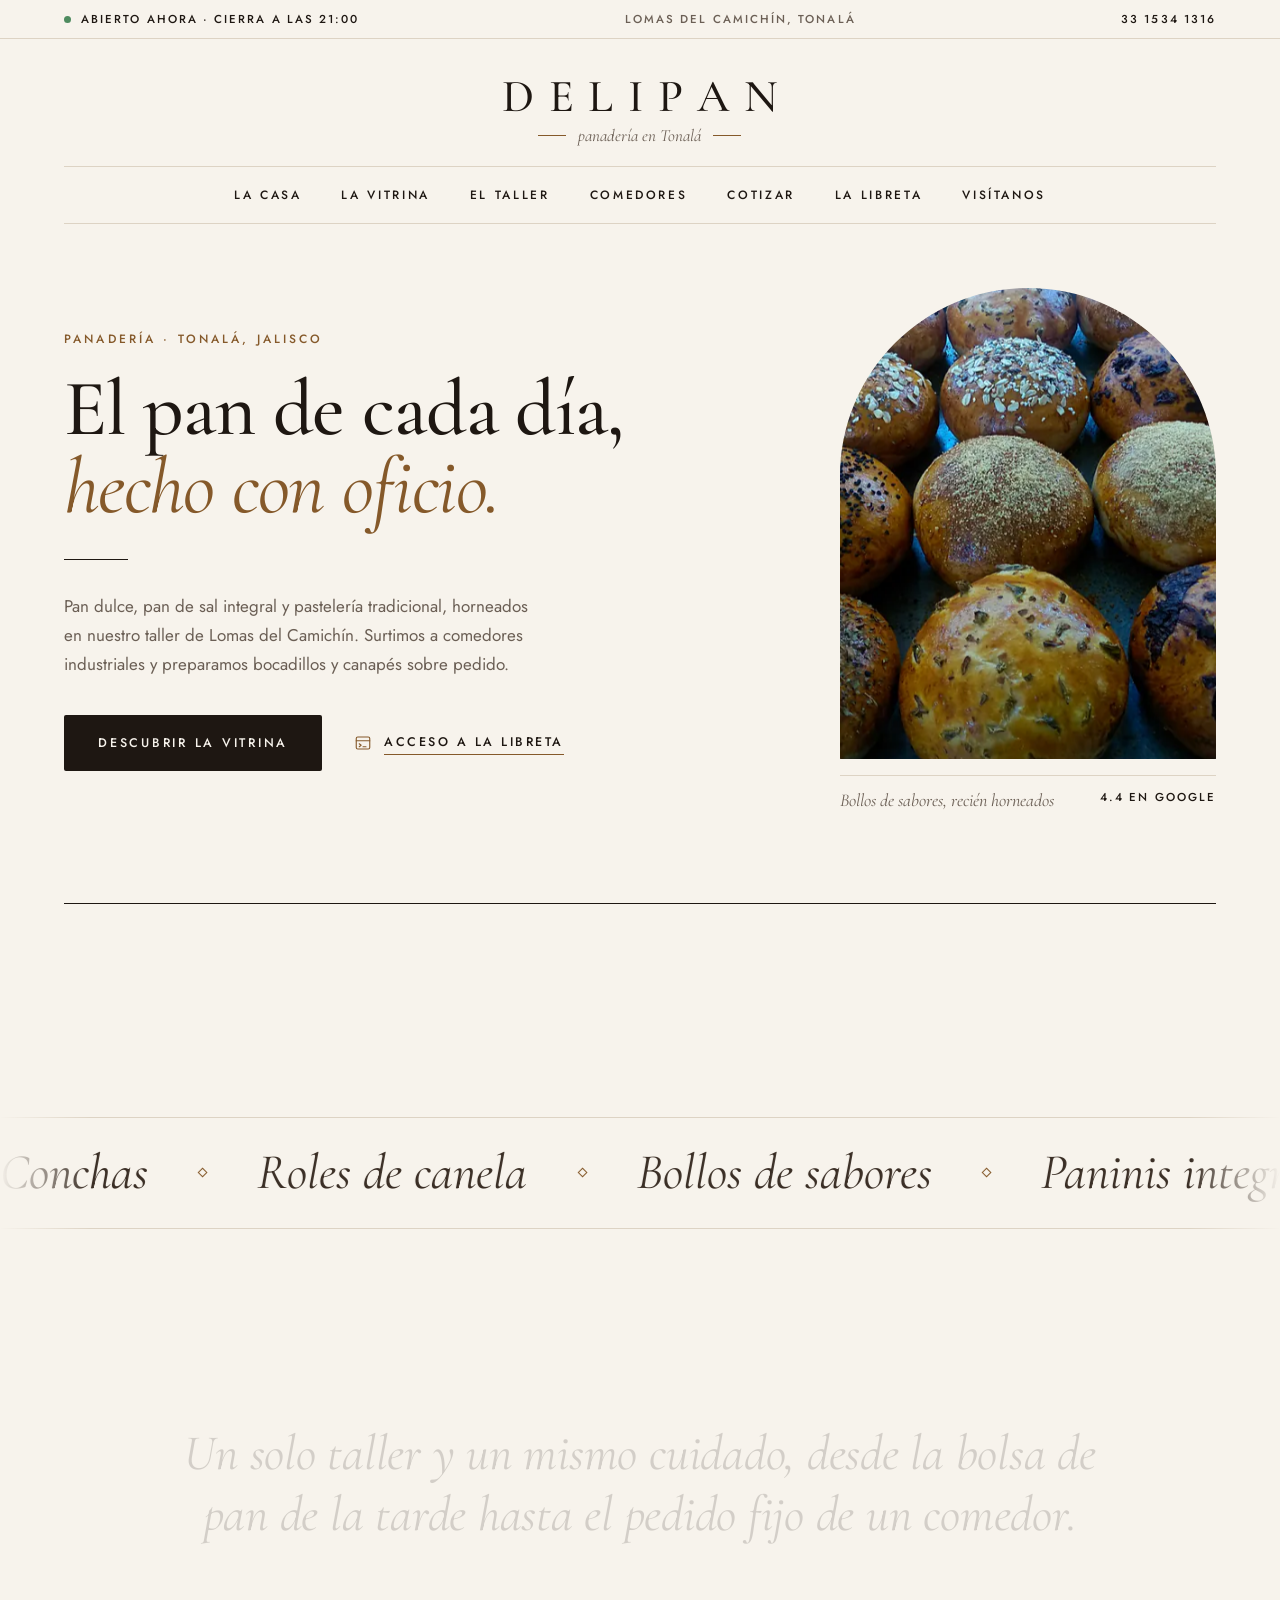
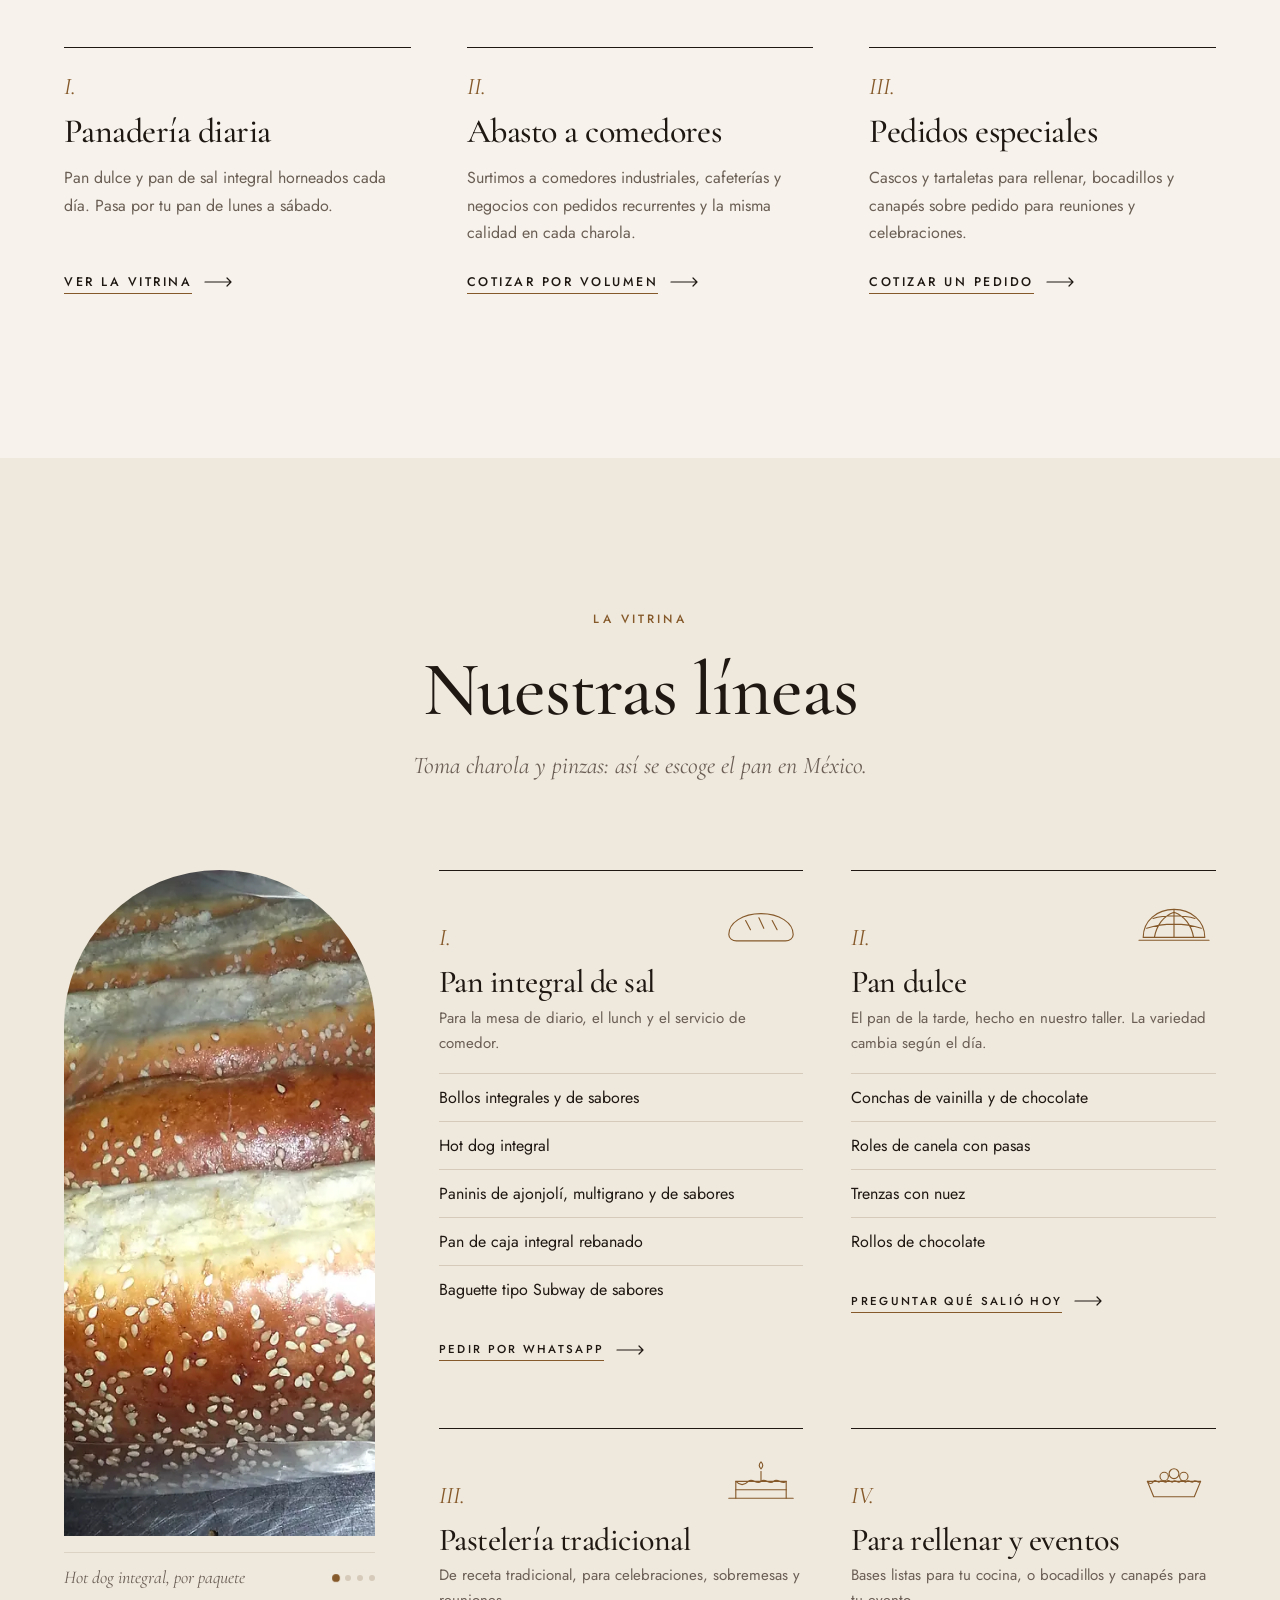
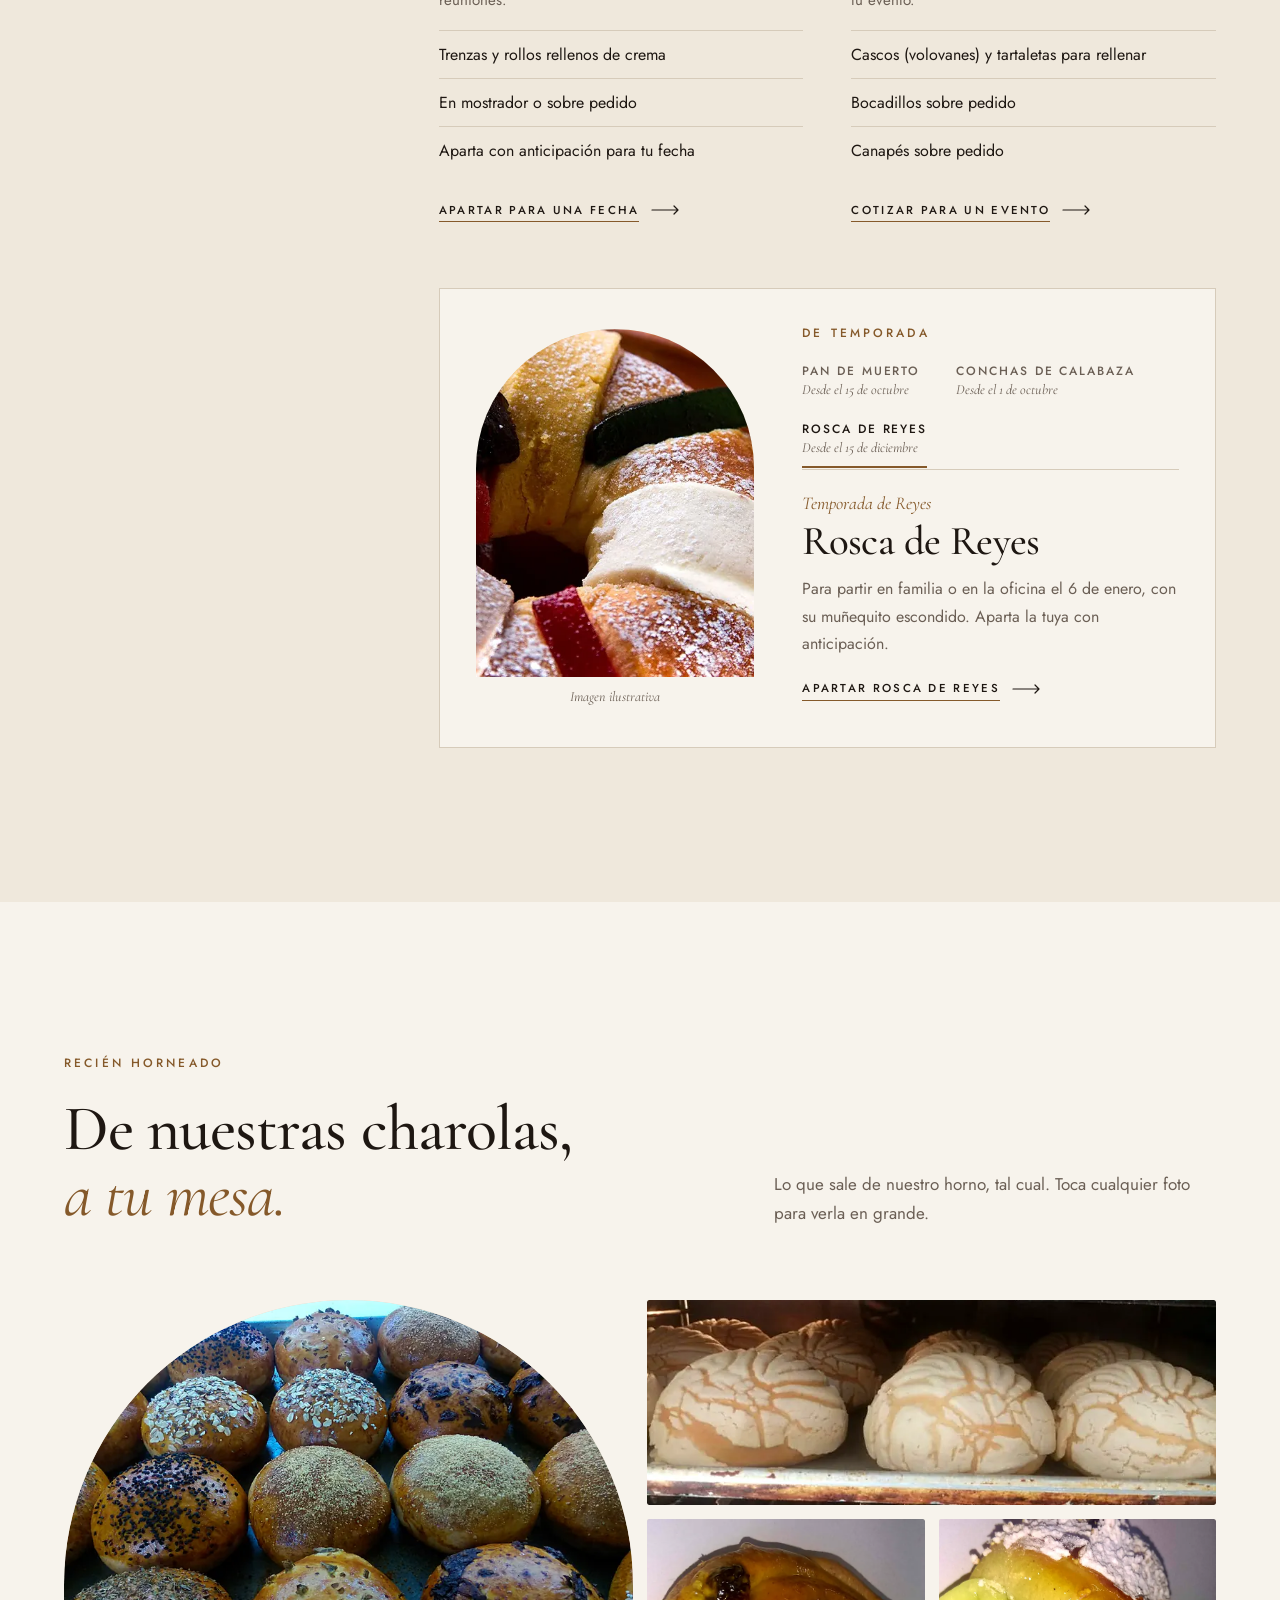
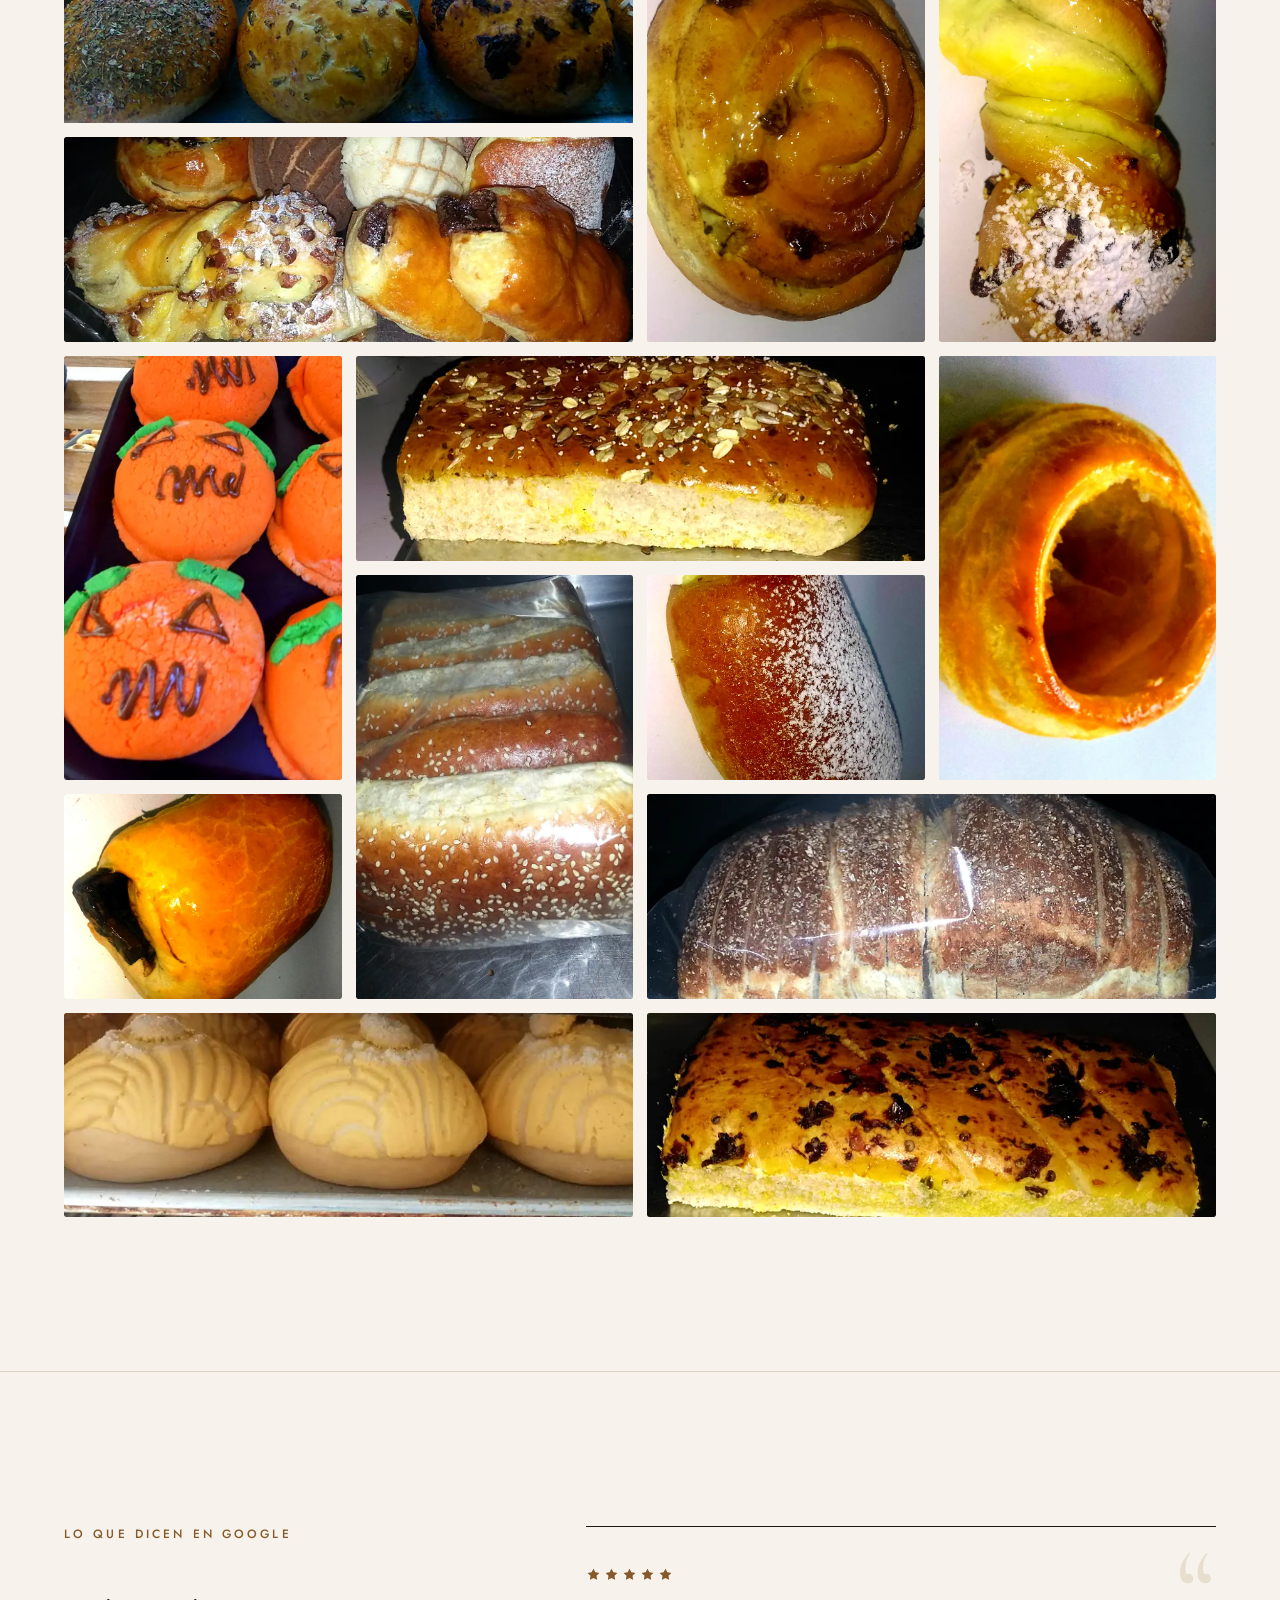
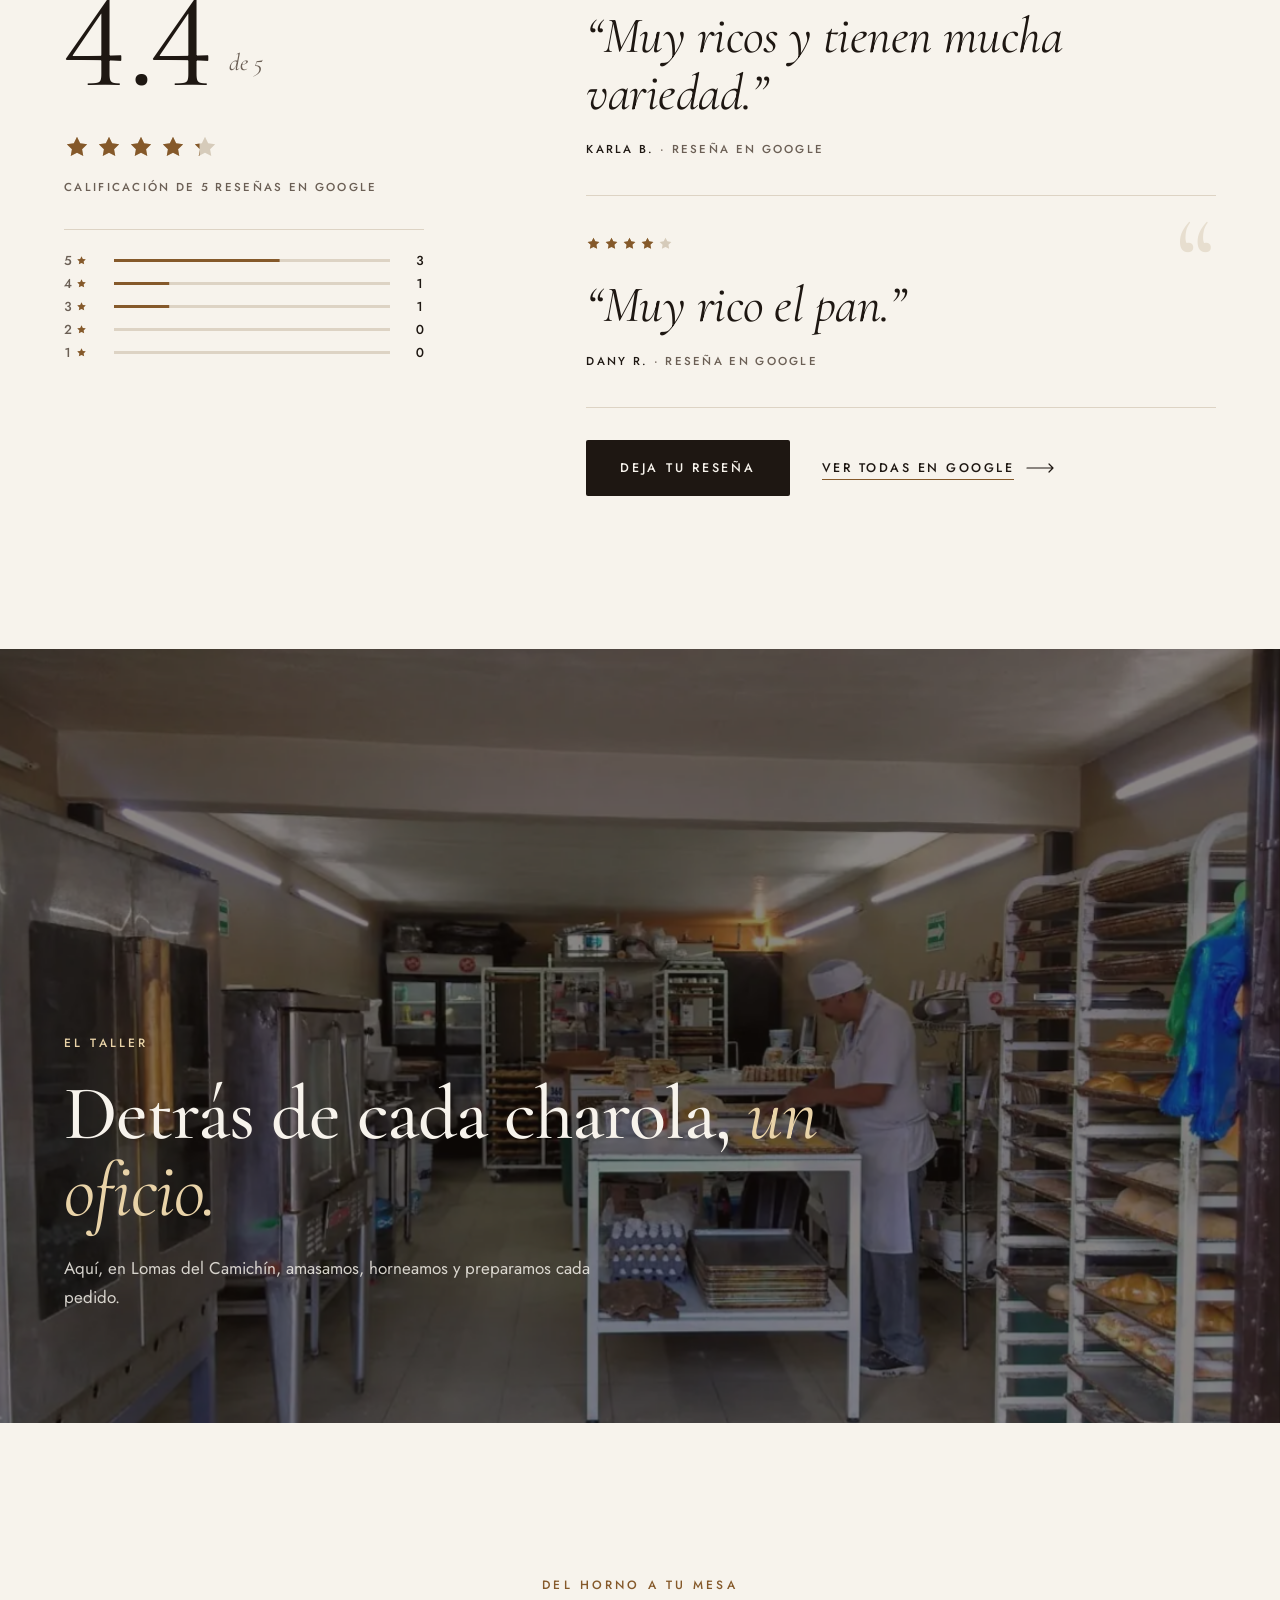
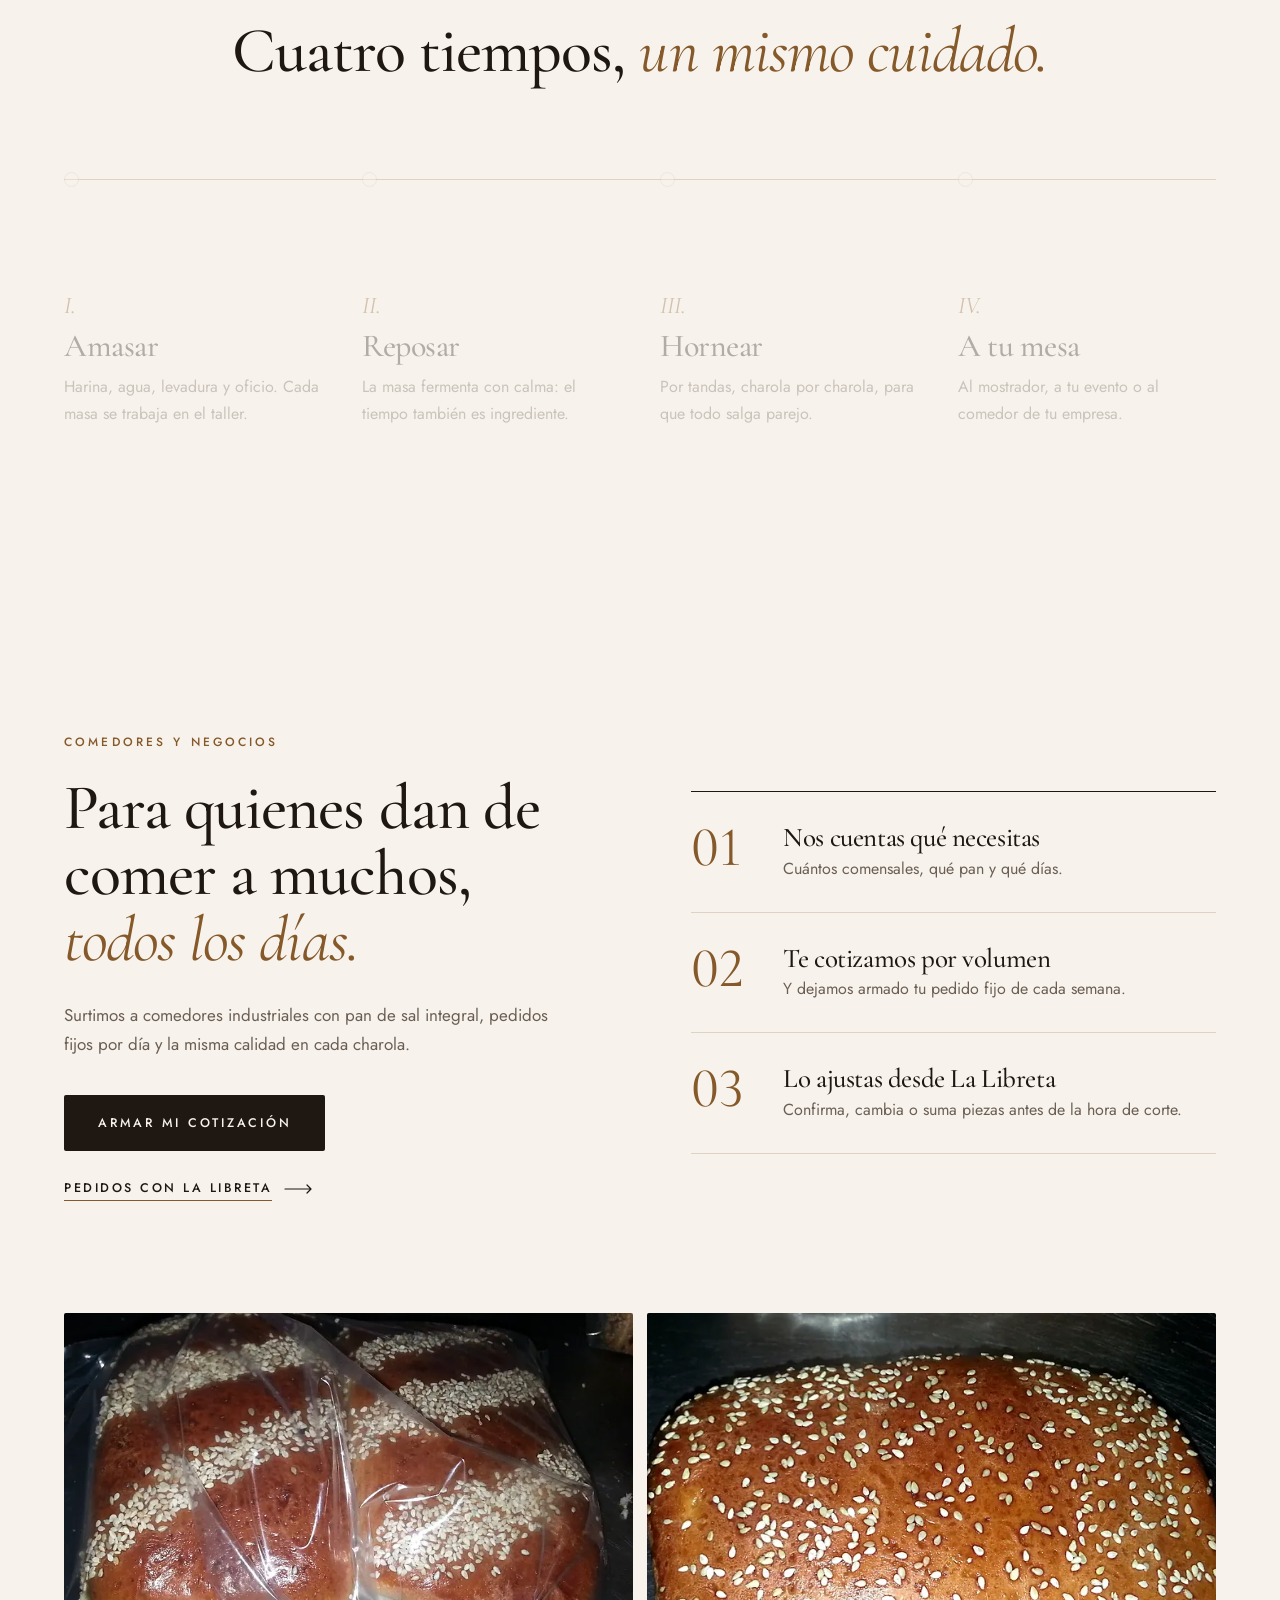
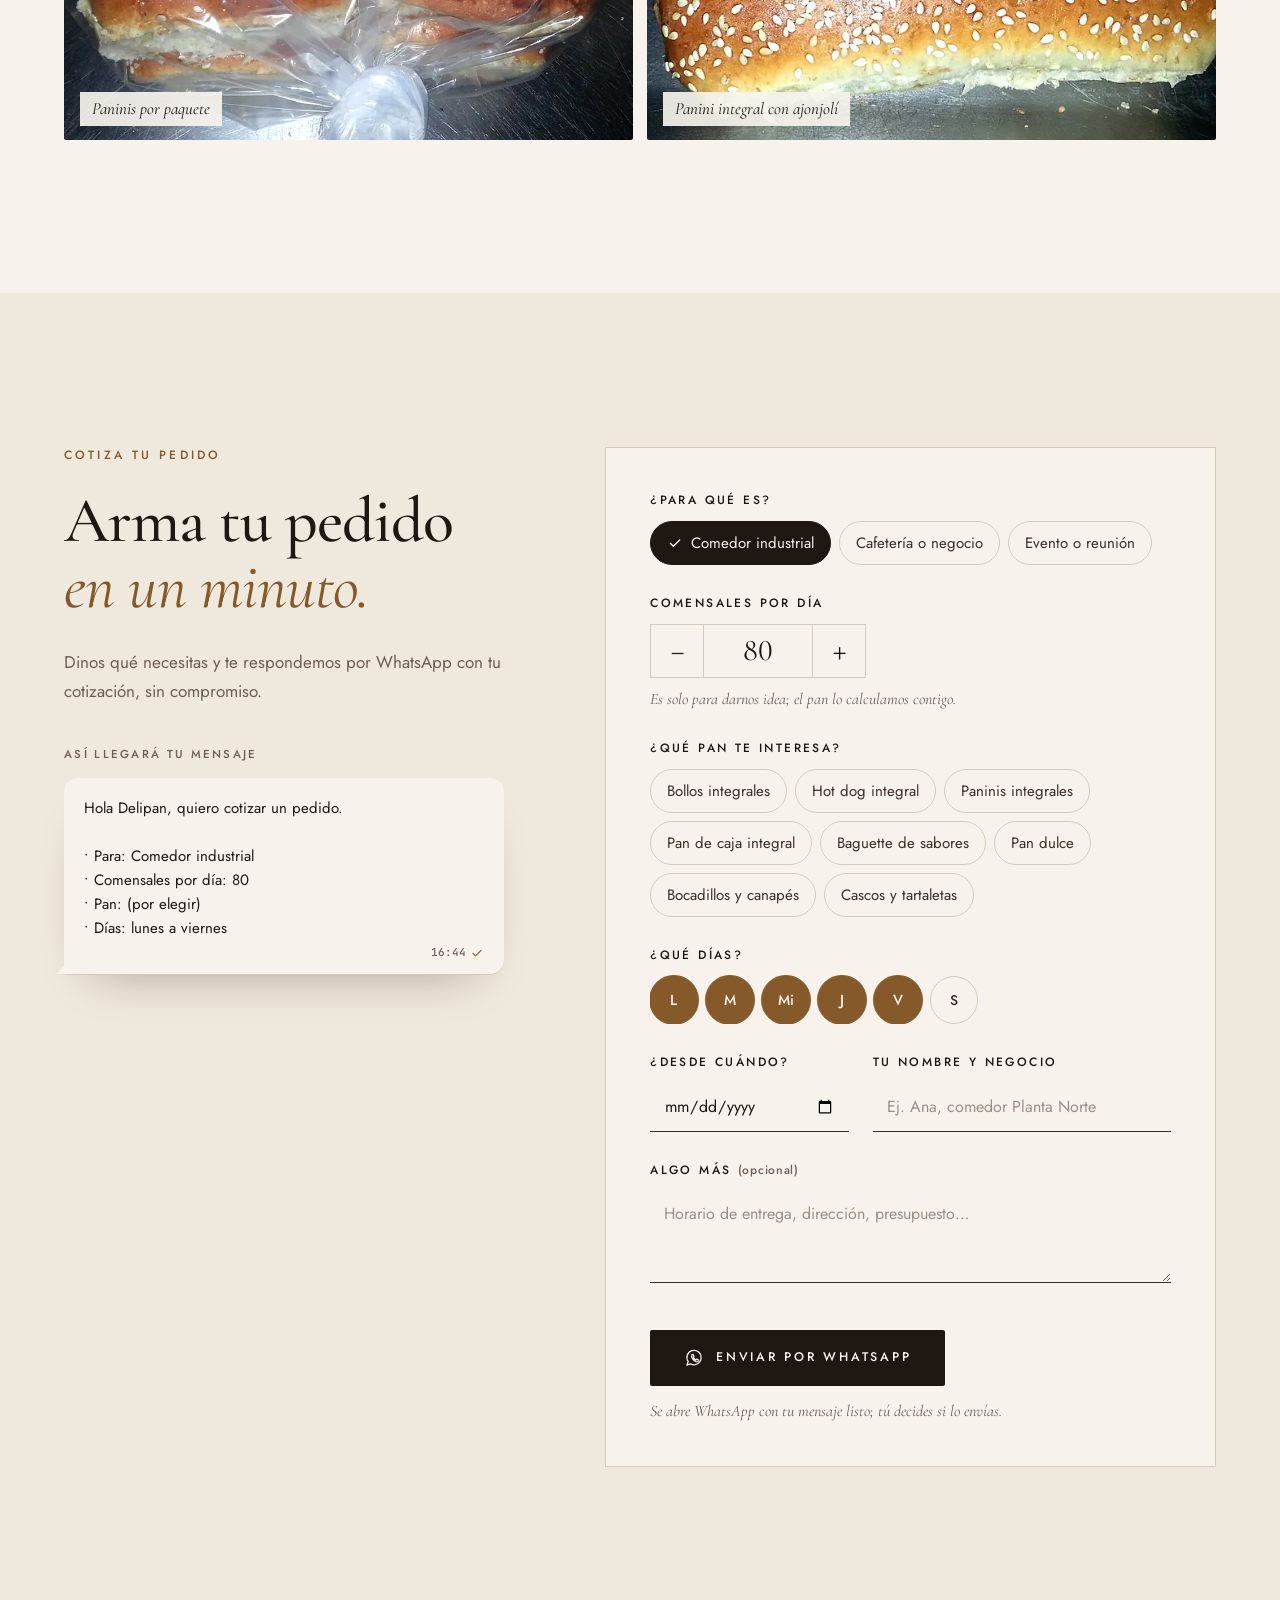
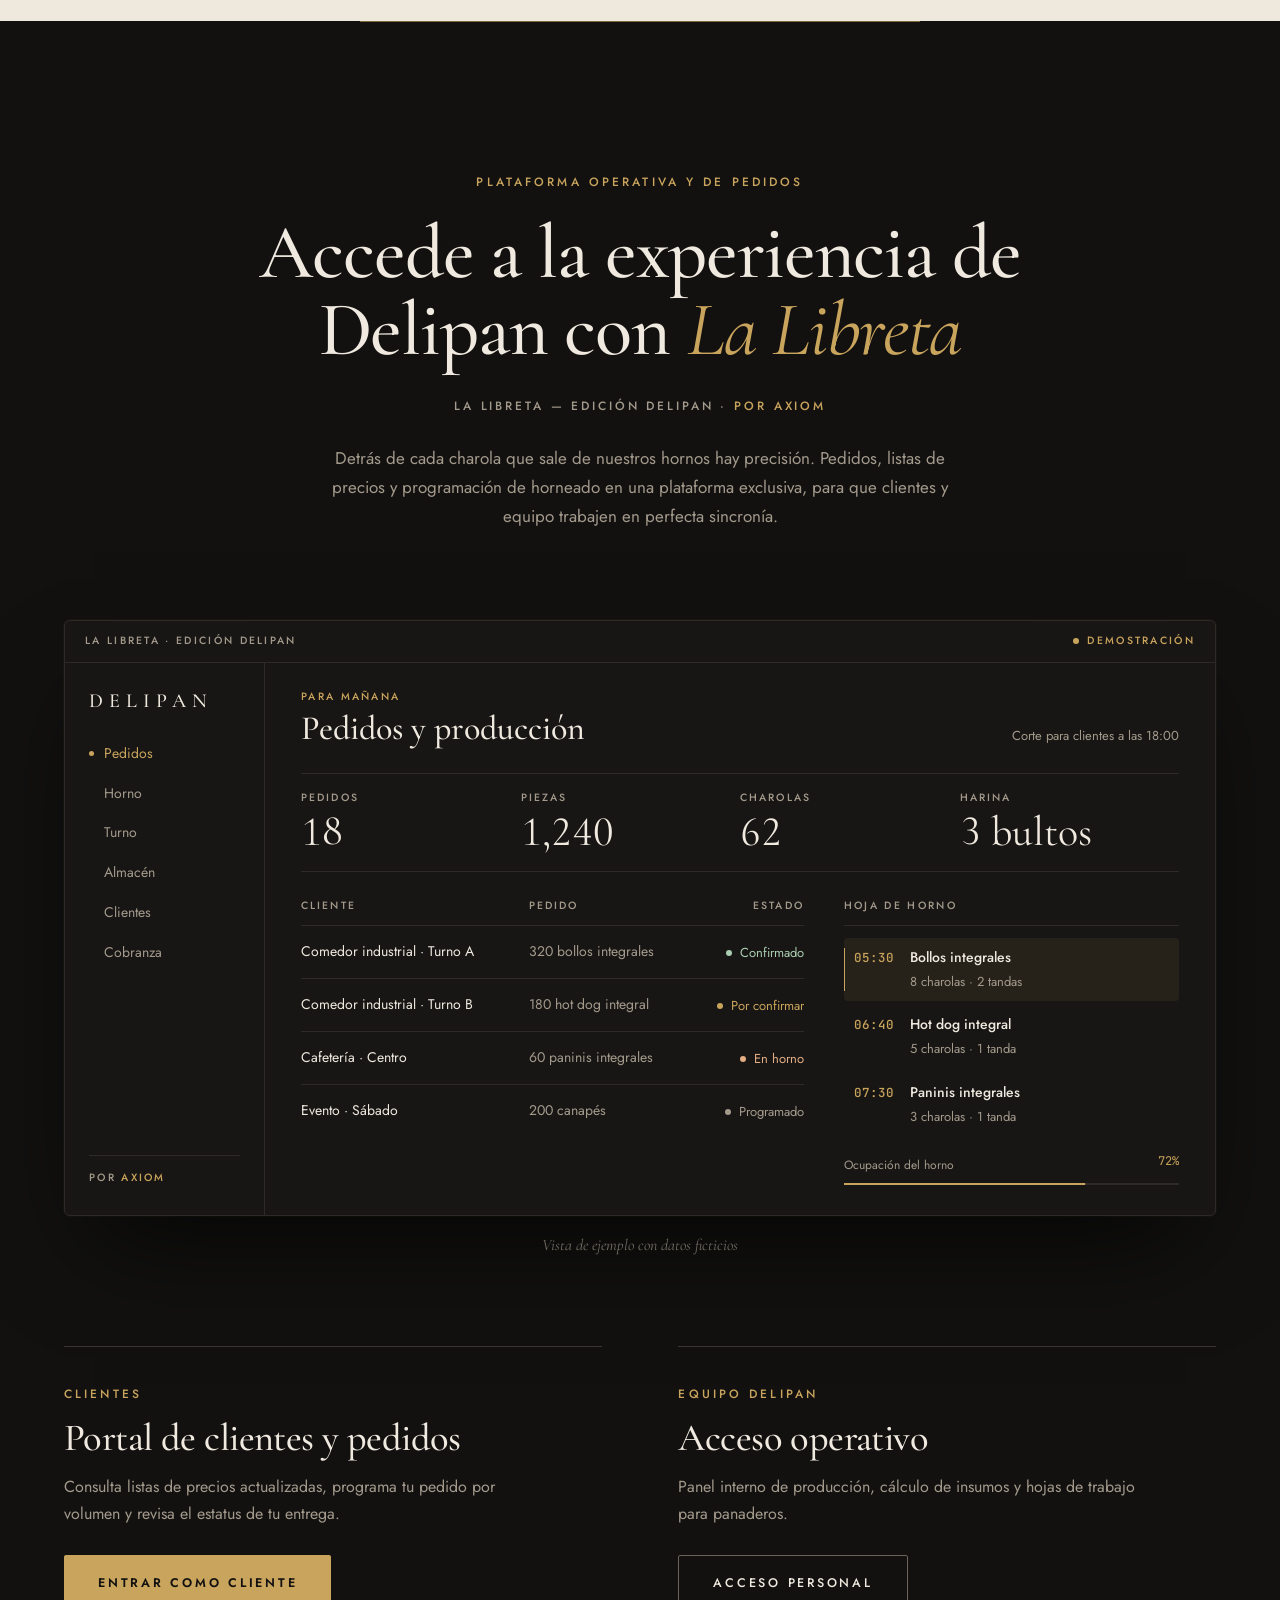
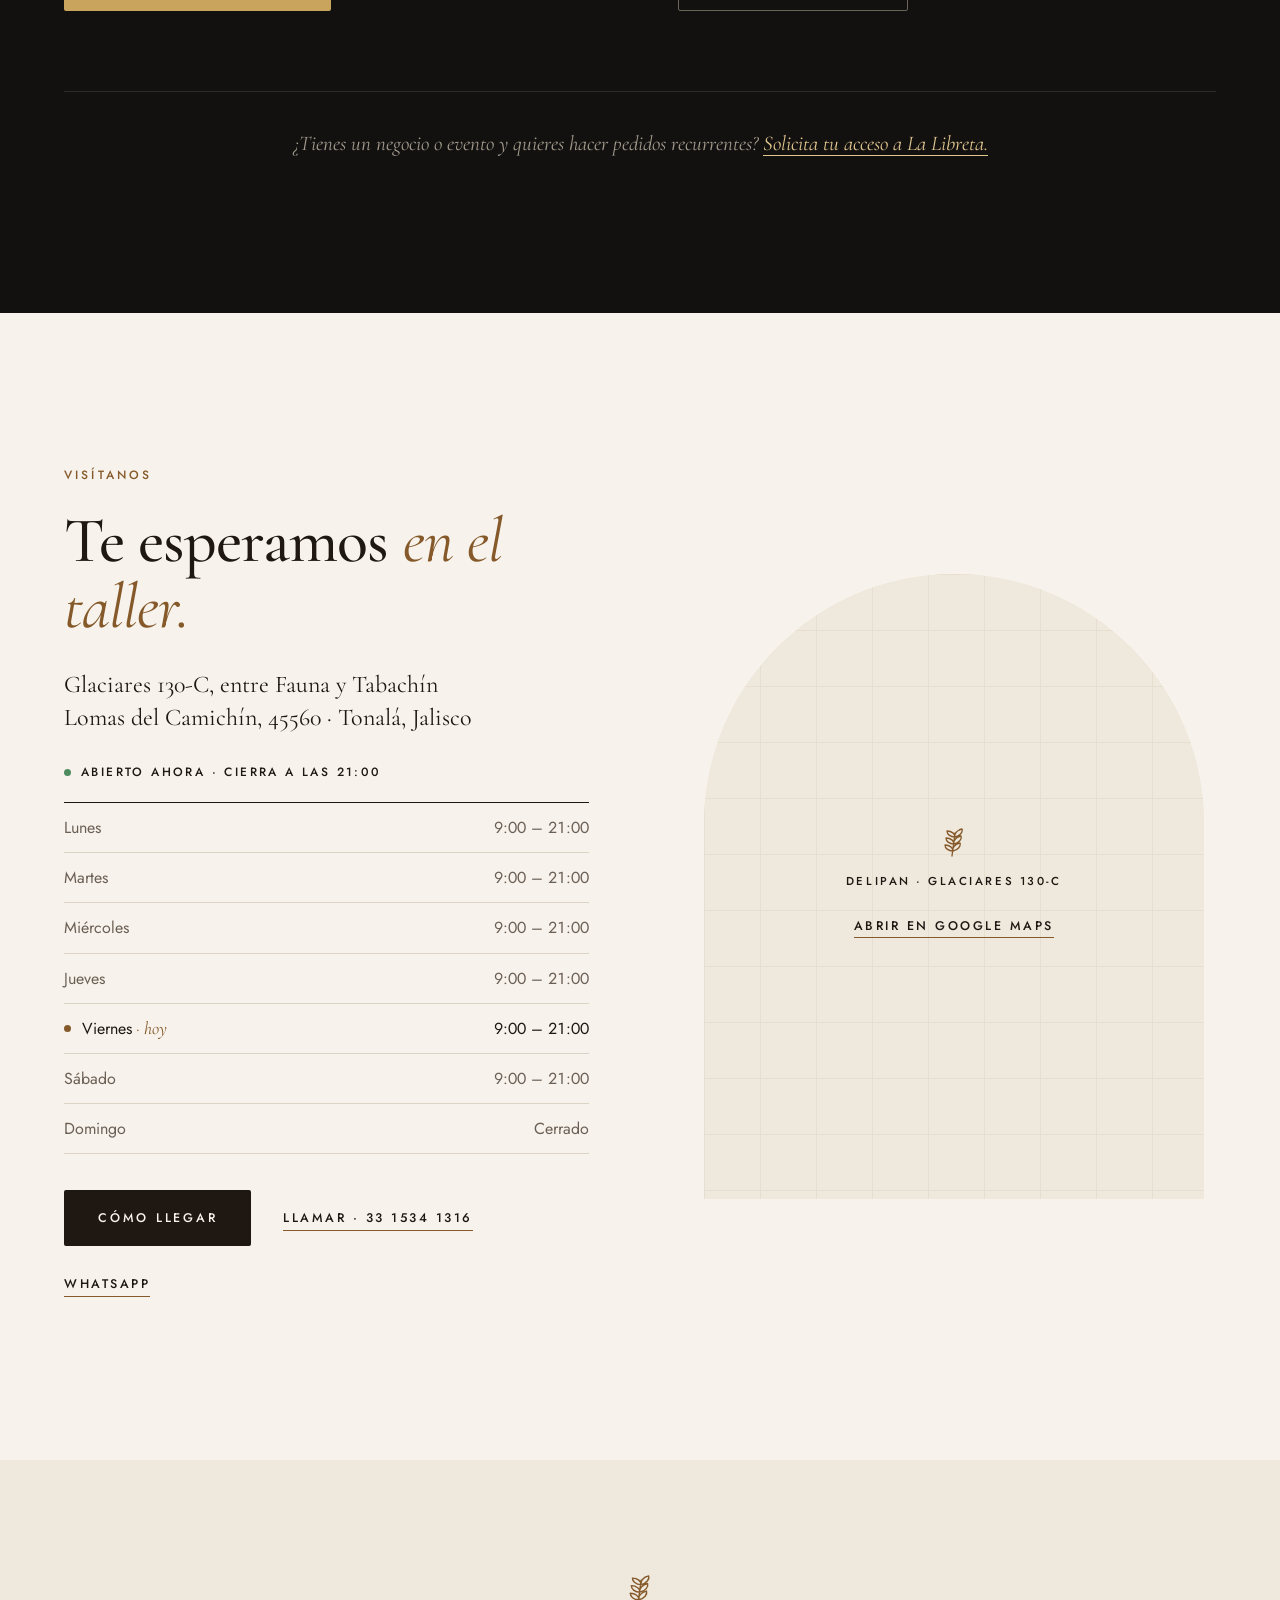
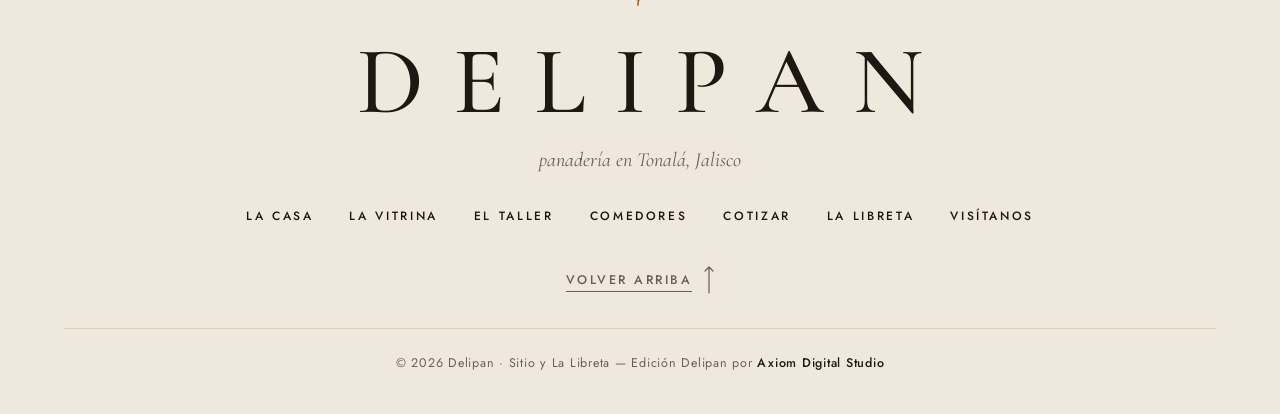
<file: index.html>
<!doctype html>
<html lang="es-MX">
<head>
<meta charset="utf-8">
<meta name="viewport" content="width=device-width, initial-scale=1, viewport-fit=cover">
<title>Delipan · Panadería en Tonalá, Jalisco</title>
<meta name="description" content="Pan dulce, pan de sal integral y pastelería tradicional en Lomas del Camichín, Tonalá. Servicio a comedores industriales y bocadillos sobre pedido. Lunes a sábado de 9:00 a 21:00.">
<meta name="theme-color" content="#f7f3ec">
<meta name="color-scheme" content="light">
<meta property="og:type" content="website">
<meta property="og:site_name" content="Delipan">
<meta property="og:locale" content="es_MX">
<meta property="og:title" content="Delipan · Panadería en Tonalá, Jalisco">
<meta property="og:description" content="El pan de cada día, hecho con oficio. Pan dulce, pan de sal integral, pastelería tradicional y servicio a comedores industriales.">
<!-- Imagen al compartir: ya existe img/compartir.jpg (1200 × 630). Al tener dominio, descomenta y pon la dirección completa:
<meta property="og:image" content="https://DOMINIO/img/compartir.jpg">
<meta property="og:image:width" content="1200">
<meta property="og:image:height" content="630">
<meta property="og:image:alt" content="Delipan, panadería en Tonalá: bollos de sabores recién horneados.">
<meta property="og:url" content="https://DOMINIO/">
<link rel="canonical" href="https://DOMINIO/">
-->
<meta name="twitter:card" content="summary_large_image">
<link rel="icon" href="img/favicon.svg" type="image/svg+xml">
<script>
  // Prepara las animaciones antes del primer pintado. Si sitio.js no arranca, el contenido se muestra igual.
  (function () {
    var d = document.documentElement;
    d.classList.add('js');
    try {
      if (!matchMedia('(prefers-reduced-motion: reduce)').matches && !sessionStorage.getItem('delipan:intro')) d.classList.add('intro');
    } catch (e) {}
    setTimeout(function () { if (!window.DELIPAN) d.classList.remove('js', 'intro'); }, 3500);
  })();
</script>
<link rel="preconnect" href="https://fonts.googleapis.com">
<link rel="preconnect" href="https://fonts.gstatic.com" crossorigin>
<link href="https://fonts.googleapis.com/css2?family=Cormorant+Garamond:ital,wght@0,400;0,500;0,600;1,400;1,500&family=Jost:wght@400;500;600&family=JetBrains+Mono:wght@500&display=swap" rel="stylesheet">
<link rel="stylesheet" href="css/sitio.css?v=2">
<link rel="preload" as="image" href="img/productos/bollos-sabores-800.webp" imagesrcset="img/productos/bollos-sabores-800.webp 800w, img/productos/bollos-sabores-1600.webp 1600w" imagesizes="(min-width: 960px) 34vw, 100vw">
<script type="application/ld+json">
{
  "@context": "https://schema.org",
  "@type": "Bakery",
  "name": "Delipan",
  "description": "Panadería en Lomas del Camichín, Tonalá. Elaboración de pan dulce y pan de sal integral, servicio a comedores industriales, pastelería tradicional, y bocadillos y canapés sobre pedido.",
  "telephone": "+52 33 1534 1316",
  "priceRange": "$",
  "currenciesAccepted": "MXN",
  "servesCuisine": [
    "Panadería mexicana",
    "Pan integral",
    "Pastelería tradicional"
  ],
  "address": {
    "@type": "PostalAddress",
    "streetAddress": "Glaciares 130-C, entre Fauna y Tabachín, Lomas del Camichín",
    "addressLocality": "Tonalá",
    "addressRegion": "Jalisco",
    "postalCode": "45560",
    "addressCountry": "MX"
  },
  "geo": {
    "@type": "GeoCoordinates",
    "latitude": 20.6298715,
    "longitude": -103.2760867
  },
  "hasMap": "https://maps.app.goo.gl/oFQNJaYFt6ARPVnd6",
  "areaServed": {
    "@type": "City",
    "name": "Tonalá, Jalisco"
  },
  "openingHoursSpecification": [
    {
      "@type": "OpeningHoursSpecification",
      "dayOfWeek": [
        "Monday",
        "Tuesday",
        "Wednesday",
        "Thursday",
        "Friday",
        "Saturday"
      ],
      "opens": "09:00",
      "closes": "21:00"
    }
  ],
  "contactPoint": {
    "@type": "ContactPoint",
    "telephone": "+52 33 1534 1316",
    "contactType": "sales",
    "availableLanguage": "es",
    "contactOption": "WhatsApp"
  },
  "potentialAction": {
    "@type": "OrderAction",
    "target": {
      "@type": "EntryPoint",
      "urlTemplate": "https://wa.me/523315341316",
      "actionPlatform": [
        "http://schema.org/MobileWebPlatform",
        "http://schema.org/DesktopWebPlatform"
      ]
    }
  },
  "hasOfferCatalog": {
    "@type": "OfferCatalog",
    "name": "Pan Delipan",
    "itemListElement": [
      {
        "@type": "OfferCatalog",
        "name": "Pan integral de sal",
        "itemListElement": [
          {
            "@type": "Offer",
            "itemOffered": {
              "@type": "Product",
              "name": "Bollos integrales"
            }
          },
          {
            "@type": "Offer",
            "itemOffered": {
              "@type": "Product",
              "name": "Bollos de sabores"
            }
          },
          {
            "@type": "Offer",
            "itemOffered": {
              "@type": "Product",
              "name": "Hot dog integral"
            }
          },
          {
            "@type": "Offer",
            "itemOffered": {
              "@type": "Product",
              "name": "Paninis integrales"
            }
          },
          {
            "@type": "Offer",
            "itemOffered": {
              "@type": "Product",
              "name": "Pan de caja integral"
            }
          },
          {
            "@type": "Offer",
            "itemOffered": {
              "@type": "Product",
              "name": "Baguette tipo Subway de sabores"
            }
          }
        ]
      },
      {
        "@type": "OfferCatalog",
        "name": "Pan dulce",
        "itemListElement": [
          {
            "@type": "Offer",
            "itemOffered": {
              "@type": "Product",
              "name": "Conchas"
            }
          },
          {
            "@type": "Offer",
            "itemOffered": {
              "@type": "Product",
              "name": "Roles de canela"
            }
          },
          {
            "@type": "Offer",
            "itemOffered": {
              "@type": "Product",
              "name": "Trenzas con nuez"
            }
          },
          {
            "@type": "Offer",
            "itemOffered": {
              "@type": "Product",
              "name": "Rollos de chocolate"
            }
          }
        ]
      },
      {
        "@type": "OfferCatalog",
        "name": "Pastelería tradicional",
        "itemListElement": [
          {
            "@type": "Offer",
            "itemOffered": {
              "@type": "Product",
              "name": "Trenzas y rollos rellenos de crema"
            }
          }
        ]
      },
      {
        "@type": "OfferCatalog",
        "name": "Para rellenar y eventos",
        "itemListElement": [
          {
            "@type": "Offer",
            "itemOffered": {
              "@type": "Product",
              "name": "Cascos (volovanes) para rellenar"
            }
          },
          {
            "@type": "Offer",
            "itemOffered": {
              "@type": "Product",
              "name": "Tartaletas para rellenar"
            }
          },
          {
            "@type": "Offer",
            "itemOffered": {
              "@type": "Product",
              "name": "Bocadillos sobre pedido"
            }
          },
          {
            "@type": "Offer",
            "itemOffered": {
              "@type": "Product",
              "name": "Canapés sobre pedido"
            }
          }
        ]
      },
      {
        "@type": "OfferCatalog",
        "name": "De temporada",
        "itemListElement": [
          {
            "@type": "Offer",
            "itemOffered": {
              "@type": "Product",
              "name": "Pan de muerto"
            }
          },
          {
            "@type": "Offer",
            "itemOffered": {
              "@type": "Product",
              "name": "Conchas de calabaza"
            }
          },
          {
            "@type": "Offer",
            "itemOffered": {
              "@type": "Product",
              "name": "Rosca de Reyes"
            }
          }
        ]
      }
    ]
  }
}
</script>
</head>
<body>

<svg class="sprite" aria-hidden="true">
  <defs>
    <symbol id="i-espiga" viewBox="0 0 24 32" fill="none" stroke="currentColor" stroke-width="1.3" stroke-linecap="round" stroke-linejoin="round"><path d="m10 30 3-23m0 4c-5 0-8-3-8-6 5 0 8 3 8 6Zm-1 7c-5 0-8-3-8-6 5 0 8 3 8 6Zm-1 7c-5 0-8-3-8-6 5 0 8 3 8 6Zm2-14c5-1 8-5 7-8-5 1-8 5-7 8Zm-1 7c5-1 8-5 7-8-5 1-8 5-7 8Zm-1 7c5-1 8-5 7-8-5 1-8 5-7 8Z"/></symbol>
    <symbol id="i-sistema" viewBox="0 0 24 24" fill="none" stroke="currentColor" stroke-width="1.5" stroke-linecap="round" stroke-linejoin="round"><rect x="3" y="4" width="18" height="16" rx="2"/><path d="M3 9h18M7 13l2.5 2L7 17M12 17h4"/></symbol>
    <symbol id="i-flecha" viewBox="0 0 28 10" fill="none" stroke="currentColor" stroke-width="1.2" stroke-linecap="round" stroke-linejoin="round"><path d="M1 5h26M23 1l4 4-4 4"/></symbol>
    <symbol id="i-arriba" viewBox="0 0 10 28" fill="none" stroke="currentColor" stroke-width="1.2" stroke-linecap="round" stroke-linejoin="round"><path d="M5 27V1M1 5l4-4 4 4"/></symbol>
    <symbol id="i-whatsapp" viewBox="0 0 24 24" fill="none" stroke="currentColor" stroke-width="1.5" stroke-linecap="round" stroke-linejoin="round"><path d="M20.5 11.6a8.5 8.5 0 0 1-12.6 7.4L3.5 20.5l1.6-4.2A8.5 8.5 0 1 1 20.5 11.6Z"/><path d="M9.3 8.2c.3-.5.6-.5.9-.5h.5c.2 0 .4.1.5.4l.7 1.7c.1.3 0 .5-.1.7l-.5.6c-.1.2-.1.3 0 .5a6 6 0 0 0 2.4 2.4c.2.1.3.1.5 0l.6-.6c.2-.2.4-.2.7-.1l1.6.8c.3.1.4.3.4.5 0 .5-.3 1.2-1 1.5-.6.3-1.6.4-3.2-.4a8.4 8.4 0 0 1-3.6-3.6c-.7-1.5-.6-2.5-.3-3.3Z"/></symbol>
    <symbol id="i-estrella" viewBox="0 0 24 24"><path d="m12 2.6 2.9 5.9 6.5.9-4.7 4.6 1.1 6.4L12 17.4l-5.8 3 1.1-6.4-4.7-4.6 6.5-.9Z"/></symbol>
    <symbol id="i-check" viewBox="0 0 24 24" fill="none" stroke="currentColor" stroke-width="2" stroke-linecap="round" stroke-linejoin="round"><path d="m5 12.5 4.5 4.5L19 7.5"/></symbol>
    <symbol id="i-cerrar" viewBox="0 0 24 24" fill="none" stroke="currentColor" stroke-width="1.4" stroke-linecap="round"><path d="M5 5l14 14M19 5 5 19"/></symbol>
  </defs>
</svg>

<!-- Telón de entrada (solo la primera visita de la sesión) -->
<div class="velo" aria-hidden="true">
  <div class="velo__in">
    <span class="velo__marca">DELIPAN</span>
    <span class="velo__linea"></span>
    <span class="velo__lema">panadería en Tonalá</span>
  </div>
</div>

<div class="progreso" aria-hidden="true"><i data-progreso></i></div>
<a class="saltar" href="#contenido">Saltar al contenido</a>

<!-- Barra compacta: aparece al bajar y sigue la sección activa -->
<div class="barra" data-barra>
  <div class="envoltura barra__in">
    <a class="barra__marca" href="#inicio" aria-label="Delipan, ir al inicio">DELIPAN</a>
    <nav class="barra__nav" aria-label="Secciones" data-spy>
      <a href="#casa">La casa</a>
      <a href="#vitrina">La vitrina</a>
      <a href="#taller">El taller</a>
      <a href="#comedores">Comedores</a>
      <a href="#cotizar">Cotizar</a>
      <a href="#la-libreta">La Libreta</a>
      <a href="#visitanos">Visítanos</a>
      <span class="barra__indicador" data-spy-ind aria-hidden="true"></span>
    </nav>
    <a class="enlace barra__libreta" href="#la-libreta"><svg class="enlace__ico" aria-hidden="true"><use href="#i-sistema"/></svg><span>La Libreta</span></a>
    <button type="button" class="menu-btn" aria-label="Abrir menú" aria-expanded="false" aria-controls="menu" data-menu-abrir><span></span><span></span></button>
  </div>
</div>

<!-- Línea superior -->
<div class="linea-sup">
  <div class="envoltura linea-sup__in">
    <span class="estado" data-estado><i class="estado__punto" aria-hidden="true"></i><span data-estado-texto>Lunes a sábado · 9:00 – 21:00</span></span>
    <span class="linea-sup__lugar">Lomas del Camichín, Tonalá</span>
    <a class="linea-sup__tel" href="tel:+523315341316">33 1534 1316</a>
  </div>
</div>

<!-- Cabecera -->
<header class="cabecera" data-cabecera>
  <div class="envoltura cabecera__in">
    <a class="logo" href="#inicio" aria-label="Delipan, ir al inicio">
      <span class="logo__nombre" data-revelar="letras">DELIPAN</span>
      <span class="logo__lema" data-revelar><i></i>panadería en Tonalá<i></i></span>
    </a>
    <button type="button" class="menu-btn menu-btn--cabecera" aria-label="Abrir menú" aria-expanded="false" aria-controls="menu" data-menu-abrir><span></span><span></span></button>
    <nav class="cabecera__nav" aria-label="Principal" data-revelar>
      <a href="#casa">La casa</a>
      <a href="#vitrina">La vitrina</a>
      <a href="#taller">El taller</a>
      <a href="#comedores">Comedores</a>
      <a href="#cotizar">Cotizar</a>
      <a href="#la-libreta">La Libreta</a>
      <a href="#visitanos">Visítanos</a>
    </nav>
  </div>
</header>

<!-- Menú de pantalla completa (celular) -->
<div class="menu" id="menu" data-menu hidden>
  <div class="menu__in">
    <div class="menu__top">
      <span class="menu__marca">DELIPAN</span>
      <button type="button" class="menu__cerrar" aria-label="Cerrar menú" data-menu-cerrar><svg aria-hidden="true"><use href="#i-cerrar"/></svg></button>
    </div>
    <nav class="menu__nav" aria-label="Menú">
      <a href="#casa" style="--i:0"><span class="menu__n">I</span><span class="menu__t">La casa</span></a>
      <a href="#vitrina" style="--i:1"><span class="menu__n">II</span><span class="menu__t">La vitrina</span></a>
      <a href="#taller" style="--i:2"><span class="menu__n">III</span><span class="menu__t">El taller</span></a>
      <a href="#comedores" style="--i:3"><span class="menu__n">IV</span><span class="menu__t">Comedores</span></a>
      <a href="#cotizar" style="--i:4"><span class="menu__n">V</span><span class="menu__t">Cotizar</span></a>
      <a href="#la-libreta" style="--i:5"><span class="menu__n">VI</span><span class="menu__t">La Libreta</span></a>
      <a href="#visitanos" style="--i:6"><span class="menu__n">VII</span><span class="menu__t">Visítanos</span></a>
    </nav>
    <div class="menu__pie">
      <p>Glaciares 130-C, Lomas del Camichín<br>Tonalá, Jalisco</p>
      <a href="tel:+523315341316">33 1534 1316</a>
    </div>
  </div>
</div>

<main id="contenido">

  <!-- Hero -->
  <section class="hero" id="inicio" aria-labelledby="hero-titulo">
    <div class="envoltura hero__in">
      <div class="hero__texto">
        <p class="etiqueta" data-revelar="typed">Panadería · Tonalá, Jalisco</p>
        <h1 id="hero-titulo" class="hero__titulo" data-revelar="palabras">El pan de cada día, <em>hecho con oficio.</em></h1>
        <span class="regla" data-revelar="regla" aria-hidden="true"></span>
        <p class="hero__lead" data-revelar>Pan dulce, pan de sal integral y pastelería tradicional, horneados en nuestro taller de Lomas del Camichín. Surtimos a comedores industriales y preparamos bocadillos y canapés sobre pedido.</p>
        <div class="acciones" data-revelar>
          <a class="boton magnetico" href="#vitrina"><span class="boton__texto" data-texto="Descubrir la vitrina"><span>Descubrir la vitrina</span></span></a>
          <a class="enlace" href="#la-libreta"><svg class="enlace__ico" aria-hidden="true"><use href="#i-sistema"/></svg><span>Acceso a La Libreta</span></a>
        </div>
      </div>
      <figure class="hero__foto">
        <div class="arco" data-revelar="arco">
          <picture data-parallax="0.06">
            <img src="img/productos/bollos-sabores-800.webp" srcset="img/productos/bollos-sabores-800.webp 800w, img/productos/bollos-sabores-1600.webp 1600w" sizes="(min-width: 960px) 34vw, 100vw" width="800" height="594" alt="Charola de bollos recién horneados con orégano, ajonjolí negro, multigrano, jalapeño y otros sabores." fetchpriority="high" style="object-position: 46% 50%">
          </picture>
        </div>
        <figcaption class="pie-foto" data-revelar>
          <span>Bollos de sabores, recién horneados</span>
          <a href="https://search.google.com/local/reviews?placeid=ChIJg390mLKzKIQRg47UxPmWtdw" target="_blank" rel="noopener">4.4 en Google</a>
        </figcaption>
      </figure>
    </div>

    <div class="envoltura">
      <dl class="datos" data-escalonar>
        <div data-revelar><dt>Horario</dt><dd>Lunes a sábado, 9:00 – 21:00</dd></div>
        <div data-revelar><dt>Pedidos</dt><dd><a href="tel:+523315341316">33 1534 1316</a></dd></div>
        <div data-revelar><dt>Dirección</dt><dd>Glaciares 130-C, Tonalá</dd></div>
      </dl>
    </div>
  </section>

  <!-- Cinta de productos -->
  <div class="cinta" data-cinta>
    <div class="cinta__pista" data-cinta-pista>
      <ul class="cinta__grupo" aria-label="Lo que horneamos">
        <li>Conchas</li>
        <li>Roles de canela</li>
        <li>Bollos de sabores</li>
        <li>Paninis integrales</li>
        <li>Trenzas con nuez</li>
        <li>Hot dog integral</li>
        <li>Pan de caja integral</li>
        <li>Rellenos de crema</li>
        <li>Cascos para rellenar</li>
        <li>Canapés</li>
        <li>Pan de muerto</li>
        <li>Rosca de Reyes</li>
      </ul>
    </div>
  </div>

  <!-- La casa -->
  <section class="seccion casa" id="casa" aria-labelledby="casa-titulo">
    <div class="envoltura">
      <div class="casa__cabeza">
        <p class="etiqueta" data-revelar="typed">La casa</p>
        <h2 id="casa-titulo" class="casa__frase" data-iluminar>Un solo taller y un mismo cuidado, desde la bolsa de pan de la tarde hasta el pedido fijo de un comedor.</h2>
      </div>

      <div class="pilares" data-escalonar>
        <article class="pilar" data-revelar>
          <span class="romano">I.</span>
          <h3>Panadería diaria</h3>
          <p>Pan dulce y pan de sal integral horneados cada día. Pasa por tu pan de lunes a sábado.</p>
          <a class="enlace" href="#vitrina"><span>Ver la vitrina</span><svg class="flecha" aria-hidden="true"><use href="#i-flecha"/></svg></a>
        </article>
        <article class="pilar" data-revelar>
          <span class="romano">II.</span>
          <h3>Abasto a comedores</h3>
          <p>Surtimos a comedores industriales, cafeterías y negocios con pedidos recurrentes y la misma calidad en cada charola.</p>
          <a class="enlace" href="#cotizar"><span>Cotizar por volumen</span><svg class="flecha" aria-hidden="true"><use href="#i-flecha"/></svg></a>
        </article>
        <article class="pilar" data-revelar>
          <span class="romano">III.</span>
          <h3>Pedidos especiales</h3>
          <p>Cascos y tartaletas para rellenar, bocadillos y canapés sobre pedido para reuniones y celebraciones.</p>
          <a class="enlace" href="#cotizar"><span>Cotizar un pedido</span><svg class="flecha" aria-hidden="true"><use href="#i-flecha"/></svg></a>
        </article>
      </div>
    </div>
  </section>

  <!-- La vitrina -->
  <section class="seccion vitrina" id="vitrina" aria-labelledby="vitrina-titulo">
    <div class="envoltura">
      <header class="cabeza-centro">
        <p class="etiqueta" data-revelar="typed">La vitrina</p>
        <h2 id="vitrina-titulo" class="titulo-grande" data-revelar="palabras">Nuestras líneas</h2>
        <p class="subtitulo" data-revelar>Toma charola y pinzas: así se escoge el pan en México.</p>
      </header>

      <div class="vitrina__cuerpo">
        <figure class="vitrina__foto">
          <div class="arco arco--alto vitrina__galeria" data-revelar="arco">
            <picture class="vitrina__img activa" data-vitrina-foto data-pie="Hot dog integral, por paquete" data-parallax="0.1">
              <img src="img/productos/hotdog-integral-800.webp" srcset="img/productos/hotdog-integral-800.webp 800w, img/productos/hotdog-integral-1600.webp 1600w" sizes="(min-width: 1080px) 30vw, 1px" width="800" height="885" alt="Hot dog integral, por paquete." loading="lazy" style="object-position: 50% 60%">
            </picture>
            <picture class="vitrina__img" data-vitrina-foto data-pie="Surtido de pan dulce" data-parallax="0.1">
              <img src="img/productos/pan-dulce-surtido-800.webp" srcset="img/productos/pan-dulce-surtido-800.webp 800w, img/productos/pan-dulce-surtido-1600.webp 1600w" sizes="(min-width: 1080px) 30vw, 1px" width="800" height="450" alt="Surtido de pan dulce." loading="lazy" style="object-position: 52% 50%">
            </picture>
            <picture class="vitrina__img" data-vitrina-foto data-pie="Trenza rellena de crema" data-parallax="0.1">
              <img src="img/productos/trenza-crema-800.webp" srcset="img/productos/trenza-crema-800.webp 800w, img/productos/trenza-crema-1600.webp 1600w" sizes="(min-width: 1080px) 30vw, 1px" width="800" height="1461" alt="Trenza rellena de crema." loading="lazy" style="object-position: 50% 50%">
            </picture>
            <picture class="vitrina__img" data-vitrina-foto data-pie="Casco para rellenar" data-parallax="0.1">
              <img src="img/productos/volovan-800.webp" srcset="img/productos/volovan-800.webp 800w, img/productos/volovan-1600.webp 1600w" sizes="(min-width: 1080px) 30vw, 1px" width="800" height="951" alt="Casco para rellenar." loading="lazy" style="object-position: 45% 50%">
            </picture>
          </div>
          <figcaption class="pie-foto" data-revelar><span data-vitrina-pie>Hot dog integral, por paquete</span><span class="vitrina__puntos" aria-hidden="true"><i class="on"></i><i></i><i></i><i></i></span></figcaption>
        </figure>

        <div class="lineas" data-escalonar>
          <article class="linea" data-revelar data-foto="0">
            <figure class="linea__foto"><img src="img/productos/hotdog-integral-800.webp" srcset="img/productos/hotdog-integral-800.webp 800w, img/productos/hotdog-integral-1600.webp 1600w" sizes="(max-width: 1079px) 90vw, 1px" width="800" height="885" alt="Hot dog integral, por paquete." loading="lazy" style="object-position: 50% 60%"></figure>
            <div class="linea__top">
              <span class="romano">I.</span>
              <svg class="dibujo" viewBox="0 0 120 80" aria-hidden="true"><path pathLength="1" d="M14 58c0-17 20-30 46-30s46 13 46 30c0 5-5 9-11 9H25c-6 0-11-4-11-9Z"/><path pathLength="1" d="M38 38l7 13M57 34l7 15M76 38l7 13"/></svg>
            </div>
            <h3>Pan integral de sal</h3>
            <p>Para la mesa de diario, el lunch y el servicio de comedor.</p>
            <ul class="piezas">
              <li style="--i:0">Bollos integrales y de sabores</li>
              <li style="--i:1">Hot dog integral</li>
              <li style="--i:2">Paninis de ajonjolí, multigrano y de sabores</li>
              <li style="--i:3">Pan de caja integral rebanado</li>
              <li style="--i:4">Baguette tipo Subway de sabores</li>
            </ul>
            <a class="enlace enlace--chico" href="https://wa.me/523315341316?text=Hola%20Delipan%2C%20me%20interesa%20el%20pan%20integral%20de%20sal." target="_blank" rel="noopener"><span>Pedir por WhatsApp</span><svg class="flecha" aria-hidden="true"><use href="#i-flecha"/></svg></a>
          </article>

          <article class="linea" data-revelar data-foto="1">
            <figure class="linea__foto"><img src="img/productos/pan-dulce-surtido-800.webp" srcset="img/productos/pan-dulce-surtido-800.webp 800w, img/productos/pan-dulce-surtido-1600.webp 1600w" sizes="(max-width: 1079px) 90vw, 1px" width="800" height="450" alt="Surtido de pan dulce." loading="lazy" style="object-position: 52% 50%"></figure>
            <div class="linea__top">
              <span class="romano">II.</span>
              <svg class="dibujo" viewBox="0 0 120 80" aria-hidden="true"><path pathLength="1" d="M16 62c0-24 20-40 44-40s44 16 44 40Z"/><path pathLength="1" d="M60 22v40M32 62c3-17 13-31 28-36M88 62c-3-17-13-31-28-36M21 49c12-4 25-6 39-6s27 2 39 6M30 35c9-3 19-4 30-4s21 1 30 4"/><path pathLength="1" d="M10 66h100"/></svg>
            </div>
            <h3>Pan dulce</h3>
            <p>El pan de la tarde, hecho en nuestro taller. La variedad cambia según el día.</p>
            <ul class="piezas">
              <li style="--i:0">Conchas de vainilla y de chocolate</li>
              <li style="--i:1">Roles de canela con pasas</li>
              <li style="--i:2">Trenzas con nuez</li>
              <li style="--i:3">Rollos de chocolate</li>
            </ul>
            <a class="enlace enlace--chico" href="https://wa.me/523315341316?text=Hola%20Delipan%2C%20%C2%BFqu%C3%A9%20pan%20dulce%20tienen%20hoy%3F" target="_blank" rel="noopener"><span>Preguntar qué salió hoy</span><svg class="flecha" aria-hidden="true"><use href="#i-flecha"/></svg></a>
          </article>

          <article class="linea" data-revelar data-foto="2">
            <figure class="linea__foto"><img src="img/productos/trenza-crema-800.webp" srcset="img/productos/trenza-crema-800.webp 800w, img/productos/trenza-crema-1600.webp 1600w" sizes="(max-width: 1079px) 90vw, 1px" width="800" height="1461" alt="Trenza rellena de crema." loading="lazy" style="object-position: 50% 50%"></figure>
            <div class="linea__top">
              <span class="romano">III.</span>
              <svg class="dibujo" viewBox="0 0 120 80" aria-hidden="true"><path pathLength="1" d="M24 66V42h72v24"/><path pathLength="1" d="M24 42c6 6 12 6 18 0s12 6 18 0 12 6 18 0 12 6 18 0"/><path pathLength="1" d="M24 54h72M14 66h92"/><path pathLength="1" d="M60 42V28"/><path pathLength="1" d="M60 24c-3-3-3-7 0-10 3 3 3 7 0 10Z"/></svg>
            </div>
            <h3>Pastelería tradicional</h3>
            <p>De receta tradicional, para celebraciones, sobremesas y reuniones.</p>
            <ul class="piezas">
              <li style="--i:0">Trenzas y rollos rellenos de crema</li>
              <li style="--i:1">En mostrador o sobre pedido</li>
              <li style="--i:2">Aparta con anticipación para tu fecha</li>
            </ul>
            <a class="enlace enlace--chico" href="https://wa.me/523315341316?text=Hola%20Delipan%2C%20quiero%20apartar%20pasteler%C3%ADa%20para%20una%20fecha." target="_blank" rel="noopener"><span>Apartar para una fecha</span><svg class="flecha" aria-hidden="true"><use href="#i-flecha"/></svg></a>
          </article>

          <article class="linea" data-revelar data-foto="3">
            <figure class="linea__foto"><img src="img/productos/volovan-800.webp" srcset="img/productos/volovan-800.webp 800w, img/productos/volovan-1600.webp 1600w" sizes="(max-width: 1079px) 90vw, 1px" width="800" height="951" alt="Casco para rellenar." loading="lazy" style="object-position: 45% 50%"></figure>
            <div class="linea__top">
              <span class="romano">IV.</span>
              <svg class="dibujo" viewBox="0 0 120 80" aria-hidden="true"><path pathLength="1" d="M22 42h76l-9 22H31Z"/><path pathLength="1" d="M22 42c3 4 6 4 9 0s6 4 9 0 7 4 10 0 6 4 9 0 7 4 10 0 6 4 9 0 7 4 10 0 6 4 10 0"/><circle pathLength="1" cx="46" cy="35" r="6"/><circle pathLength="1" cx="60" cy="31" r="7"/><circle pathLength="1" cx="74" cy="35" r="6"/></svg>
            </div>
            <h3>Para rellenar y eventos</h3>
            <p>Bases listas para tu cocina, o bocadillos y canapés para tu evento.</p>
            <ul class="piezas">
              <li style="--i:0">Cascos (volovanes) y tartaletas para rellenar</li>
              <li style="--i:1">Bocadillos sobre pedido</li>
              <li style="--i:2">Canapés sobre pedido</li>
            </ul>
            <a class="enlace enlace--chico" href="https://wa.me/523315341316?text=Hola%20Delipan%2C%20quiero%20cotizar%20bocadillos%20o%20canap%C3%A9s%20para%20un%20evento." target="_blank" rel="noopener"><span>Cotizar para un evento</span><svg class="flecha" aria-hidden="true"><use href="#i-flecha"/></svg></a>
          </article>

          <!-- De temporada: elige solo el pan que toca según la fecha (fechas en CONFIG.temporadas de js/sitio.js) -->
          <article class="temporada" data-revelar data-temporada>
            <div class="temporada__visual">
              <div class="temporada__arco">
                <figure class="temporada__foto" data-temp-foto="calabaza">
                  <img src="img/productos/conchas-calabaza-800.webp" srcset="img/productos/conchas-calabaza-800.webp 800w, img/productos/conchas-calabaza-1600.webp 1600w" sizes="(min-width: 720px) 26vw, 90vw" width="800" height="1067" alt="Conchas de calabaza decoradas con caritas de chocolate y hojas verdes." loading="lazy">
                </figure>
                <figure class="temporada__foto activa" data-temp-foto="muerto">
                  <img src="img/productos/pan-muerto-800.webp" srcset="img/productos/pan-muerto-800.webp 800w, img/productos/pan-muerto-1600.webp 1600w" sizes="(min-width: 720px) 26vw, 90vw" width="800" height="437" alt="Pan de muerto espolvoreado de azúcar sobre una servilleta verde." loading="lazy" style="object-position: 43% 45%">
                </figure>
                <figure class="temporada__foto" data-temp-foto="rosca">
                  <img src="img/productos/rosca-reyes-800.webp" srcset="img/productos/rosca-reyes-800.webp 800w, img/productos/rosca-reyes-1600.webp 1600w" sizes="(min-width: 720px) 26vw, 90vw" width="800" height="500" alt="Rosca de Reyes con fruta y azúcar." loading="lazy" style="object-position: 55% 50%">
                </figure>
              </div>
              <figure class="temporada__mini activa" data-temp-mini="muerto">
                <img src="img/productos/pan-muerto-masa-800.webp" width="800" height="413" alt="Masa de pan de muerto con sus huesitos, antes de hornear." loading="lazy" style="object-position: 46% 72%">
              </figure>
              <p class="temporada__nota" data-temp-nota>Imagen ilustrativa</p>
            </div>

            <div class="temporada__texto">
              <p class="etiqueta">De temporada</p>
              <div class="temporada__tabs" role="tablist" aria-label="Pan de temporada" data-temp-tabs>
                <button type="button" role="tab" id="temp-tab-muerto" aria-controls="temp-muerto" aria-selected="true" data-temp="muerto"><span>Pan de muerto</span><small data-temp-estado></small></button>
                <button type="button" role="tab" id="temp-tab-calabaza" aria-controls="temp-calabaza" aria-selected="false" tabindex="-1" data-temp="calabaza"><span>Conchas de calabaza</span><small data-temp-estado></small></button>
                <button type="button" role="tab" id="temp-tab-rosca" aria-controls="temp-rosca" aria-selected="false" tabindex="-1" data-temp="rosca"><span>Rosca de Reyes</span><small data-temp-estado></small></button>
                <span class="temporada__ind" data-temp-ind aria-hidden="true"></span>
              </div>

              <div class="temporada__panel" role="tabpanel" id="temp-muerto" aria-labelledby="temp-tab-muerto" data-temp-panel="muerto">
                <p class="temporada__cuando">Temporada de Día de Muertos</p>
                <h3>Pan de muerto</h3>
                <p>El pan de la ofrenda y de la mesa, con sus huesitos y espolvoreado de azúcar. Apártalo por pieza o por volumen para tu negocio.</p>
                <a class="enlace enlace--chico" href="https://wa.me/523315341316?text=Hola%20Delipan%2C%20quiero%20apartar%20pan%20de%20muerto." target="_blank" rel="noopener"><span>Apartar pan de muerto</span><svg class="flecha" aria-hidden="true"><use href="#i-flecha"/></svg></a>
              </div>
              <div class="temporada__panel" role="tabpanel" id="temp-calabaza" aria-labelledby="temp-tab-calabaza" data-temp-panel="calabaza">
                <p class="temporada__cuando">Octubre</p>
                <h3>Conchas de calabaza</h3>
                <p>La concha de siempre, vestida de calabaza, con su carita de chocolate. Para la merienda o para regalar.</p>
                <a class="enlace enlace--chico" href="https://wa.me/523315341316?text=Hola%20Delipan%2C%20quiero%20apartar%20conchas%20de%20calabaza." target="_blank" rel="noopener"><span>Apartar conchas de calabaza</span><svg class="flecha" aria-hidden="true"><use href="#i-flecha"/></svg></a>
              </div>
              <div class="temporada__panel" role="tabpanel" id="temp-rosca" aria-labelledby="temp-tab-rosca" data-temp-panel="rosca">
                <p class="temporada__cuando">Temporada de Reyes</p>
                <h3>Rosca de Reyes</h3>
                <p>Para partir en familia o en la oficina el 6 de enero, con su muñequito escondido. Aparta la tuya con anticipación.</p>
                <a class="enlace enlace--chico" href="https://wa.me/523315341316?text=Hola%20Delipan%2C%20quiero%20apartar%20una%20rosca%20de%20Reyes." target="_blank" rel="noopener"><span>Apartar rosca de Reyes</span><svg class="flecha" aria-hidden="true"><use href="#i-flecha"/></svg></a>
              </div>
            </div>
          </article>
        </div>
      </div>
    </div>
  </section>

  <!-- Recién horneado: galería -->
  <section class="seccion galeria" id="galeria" aria-labelledby="galeria-titulo">
    <div class="envoltura">
      <header class="galeria__cabeza">
        <div>
          <p class="etiqueta" data-revelar="typed">Recién horneado</p>
          <h2 id="galeria-titulo" class="titulo-medio" data-revelar="palabras">De nuestras charolas, <em>a tu mesa.</em></h2>
        </div>
        <p class="lead" data-revelar>Lo que sale de nuestro horno, tal cual. Toca cualquier foto para verla en grande.</p>
      </header>
      <ul class="mosaico">
        <li class="mosaico__item mosaico__item--grande" data-revelar="foto">
          <button type="button" class="mosaico__boton" data-foto-index="0" data-grande="img/productos/bollos-sabores-1600.webp" data-pie="Bollos de sabores" aria-label="Ver en grande: Bollos de sabores">
            <img src="img/productos/bollos-sabores-800.webp" srcset="img/productos/bollos-sabores-800.webp 800w, img/productos/bollos-sabores-1600.webp 1600w" sizes="(min-width: 760px) 50vw, 100vw" width="800" height="594" alt="Charola de bollos con orégano, ajonjolí negro, multigrano, jalapeño y otros sabores." loading="lazy">
            <span class="mosaico__pie">Bollos de sabores</span>
          </button>
        </li>
        <li class="mosaico__item mosaico__item--ancho" data-revelar="foto">
          <button type="button" class="mosaico__boton" data-foto-index="1" data-grande="img/productos/conchas-horno-1600.webp" data-pie="Conchas de vainilla en el horno" aria-label="Ver en grande: Conchas de vainilla en el horno">
            <img src="img/productos/conchas-horno-800.webp" srcset="img/productos/conchas-horno-800.webp 800w, img/productos/conchas-horno-1600.webp 1600w" sizes="(min-width: 760px) 50vw, 100vw" width="800" height="385" alt="Conchas de vainilla horneándose en charola." loading="lazy">
            <span class="mosaico__pie">Conchas de vainilla en el horno</span>
          </button>
        </li>
        <li class="mosaico__item mosaico__item--alto" data-revelar="foto">
          <button type="button" class="mosaico__boton" data-foto-index="2" data-grande="img/productos/rol-canela-1600.webp" data-pie="Rol de canela con pasas" aria-label="Ver en grande: Rol de canela con pasas">
            <img src="img/productos/rol-canela-800.webp" srcset="img/productos/rol-canela-800.webp 800w, img/productos/rol-canela-1600.webp 1600w" sizes="(min-width: 760px) 25vw, 50vw" width="800" height="951" alt="Rol de canela glaseado con pasas." loading="lazy">
            <span class="mosaico__pie">Rol de canela con pasas</span>
          </button>
        </li>
        <li class="mosaico__item mosaico__item--alto" data-revelar="foto">
          <button type="button" class="mosaico__boton" data-foto-index="3" data-grande="img/productos/trenza-crema-1600.webp" data-pie="Trenza rellena de crema" aria-label="Ver en grande: Trenza rellena de crema">
            <img src="img/productos/trenza-crema-800.webp" srcset="img/productos/trenza-crema-800.webp 800w, img/productos/trenza-crema-1600.webp 1600w" sizes="(min-width: 760px) 25vw, 50vw" width="800" height="1461" alt="Trenza rellena de crema con azúcar glas y chispas de chocolate." loading="lazy">
            <span class="mosaico__pie">Trenza rellena de crema</span>
          </button>
        </li>
        <li class="mosaico__item mosaico__item--ancho" data-revelar="foto">
          <button type="button" class="mosaico__boton" data-foto-index="4" data-grande="img/productos/pan-dulce-surtido-1600.webp" data-pie="Surtido de pan dulce" aria-label="Ver en grande: Surtido de pan dulce">
            <img src="img/productos/pan-dulce-surtido-800.webp" srcset="img/productos/pan-dulce-surtido-800.webp 800w, img/productos/pan-dulce-surtido-1600.webp 1600w" sizes="(min-width: 760px) 50vw, 100vw" width="800" height="450" alt="Caja con conchas, rol de canela, trenza con nuez y rollos de chocolate." loading="lazy">
            <span class="mosaico__pie">Surtido de pan dulce</span>
          </button>
        </li>
        <li class="mosaico__item mosaico__item--alto" data-revelar="foto">
          <button type="button" class="mosaico__boton" data-foto-index="5" data-grande="img/productos/conchas-calabaza-1600.webp" data-pie="Conchas de calabaza, de temporada" aria-label="Ver en grande: Conchas de calabaza, de temporada">
            <img src="img/productos/conchas-calabaza-800.webp" srcset="img/productos/conchas-calabaza-800.webp 800w, img/productos/conchas-calabaza-1600.webp 1600w" sizes="(min-width: 760px) 25vw, 50vw" width="800" height="1067" alt="Conchas de calabaza decoradas con caritas de chocolate." loading="lazy">
            <span class="mosaico__pie">Conchas de calabaza, de temporada</span>
          </button>
        </li>
        <li class="mosaico__item mosaico__item--ancho" data-revelar="foto">
          <button type="button" class="mosaico__boton" data-foto-index="6" data-grande="img/productos/panini-multigrano-1600.webp" data-pie="Panini multigrano" aria-label="Ver en grande: Panini multigrano">
            <img src="img/productos/panini-multigrano-800.webp" srcset="img/productos/panini-multigrano-800.webp 800w, img/productos/panini-multigrano-1600.webp 1600w" sizes="(min-width: 760px) 50vw, 100vw" width="800" height="371" alt="Panini multigrano partido, con avena y semillas encima." loading="lazy">
            <span class="mosaico__pie">Panini multigrano</span>
          </button>
        </li>
        <li class="mosaico__item mosaico__item--alto" data-revelar="foto">
          <button type="button" class="mosaico__boton" data-foto-index="7" data-grande="img/productos/volovan-1600.webp" data-pie="Casco para rellenar" aria-label="Ver en grande: Casco para rellenar">
            <img src="img/productos/volovan-800.webp" srcset="img/productos/volovan-800.webp 800w, img/productos/volovan-1600.webp 1600w" sizes="(min-width: 760px) 25vw, 50vw" width="800" height="951" alt="Casco de hojaldre listo para rellenar." loading="lazy">
            <span class="mosaico__pie">Casco para rellenar</span>
          </button>
        </li>
        <li class="mosaico__item mosaico__item--alto" data-revelar="foto">
          <button type="button" class="mosaico__boton" data-foto-index="8" data-grande="img/productos/hotdog-integral-1600.webp" data-pie="Hot dog integral" aria-label="Ver en grande: Hot dog integral">
            <img src="img/productos/hotdog-integral-800.webp" srcset="img/productos/hotdog-integral-800.webp 800w, img/productos/hotdog-integral-1600.webp 1600w" sizes="(min-width: 760px) 25vw, 50vw" width="800" height="885" alt="Paquete de pan para hot dog integral con ajonjolí." loading="lazy">
            <span class="mosaico__pie">Hot dog integral</span>
          </button>
        </li>
        <li class="mosaico__item" data-revelar="foto">
          <button type="button" class="mosaico__boton" data-foto-index="9" data-grande="img/productos/rollo-crema-1600.webp" data-pie="Rollo relleno de crema" aria-label="Ver en grande: Rollo relleno de crema">
            <img src="img/productos/rollo-crema-800.webp" srcset="img/productos/rollo-crema-800.webp 800w, img/productos/rollo-crema-1600.webp 1600w" sizes="(min-width: 760px) 25vw, 50vw" width="800" height="1141" alt="Rollo relleno de crema." loading="lazy">
            <span class="mosaico__pie">Rollo relleno de crema</span>
          </button>
        </li>
        <li class="mosaico__item mosaico__item--ancho" data-revelar="foto">
          <button type="button" class="mosaico__boton" data-foto-index="10" data-grande="img/productos/pan-caja-integral-1600.webp" data-pie="Pan de caja integral rebanado" aria-label="Ver en grande: Pan de caja integral rebanado">
            <img src="img/productos/pan-caja-integral-800.webp" srcset="img/productos/pan-caja-integral-800.webp 800w, img/productos/pan-caja-integral-1600.webp 1600w" sizes="(min-width: 760px) 50vw, 100vw" width="800" height="504" alt="Pan de caja integral rebanado, en bolsa." loading="lazy">
            <span class="mosaico__pie">Pan de caja integral rebanado</span>
          </button>
        </li>
        <li class="mosaico__item mosaico__item--ancho" data-revelar="foto">
          <button type="button" class="mosaico__boton" data-foto-index="11" data-grande="img/productos/conchas-azucar-1600.webp" data-pie="Conchas recién horneadas" aria-label="Ver en grande: Conchas recién horneadas">
            <img src="img/productos/conchas-azucar-800.webp" srcset="img/productos/conchas-azucar-800.webp 800w, img/productos/conchas-azucar-1600.webp 1600w" sizes="(min-width: 760px) 50vw, 100vw" width="800" height="385" alt="Conchas amarillas con azúcar, recién salidas del horno." loading="lazy">
            <span class="mosaico__pie">Conchas recién horneadas</span>
          </button>
        </li>
        <li class="mosaico__item" data-revelar="foto">
          <button type="button" class="mosaico__boton" data-foto-index="12" data-grande="img/productos/rollo-chocolate-1600.webp" data-pie="Rollo de chocolate" aria-label="Ver en grande: Rollo de chocolate">
            <img src="img/productos/rollo-chocolate-800.webp" srcset="img/productos/rollo-chocolate-800.webp 800w, img/productos/rollo-chocolate-1600.webp 1600w" sizes="(min-width: 760px) 25vw, 50vw" width="800" height="842" alt="Rollo glaseado relleno de chocolate." loading="lazy">
            <span class="mosaico__pie">Rollo de chocolate</span>
          </button>
        </li>
        <li class="mosaico__item mosaico__item--ancho" data-revelar="foto">
          <button type="button" class="mosaico__boton" data-foto-index="13" data-grande="img/productos/panini-sabores-1600.webp" data-pie="Panini de sabores" aria-label="Ver en grande: Panini de sabores">
            <img src="img/productos/panini-sabores-800.webp" srcset="img/productos/panini-sabores-800.webp 800w, img/productos/panini-sabores-1600.webp 1600w" sizes="(min-width: 760px) 50vw, 100vw" width="800" height="371" alt="Panini de sabores con chile y especias encima." loading="lazy">
            <span class="mosaico__pie">Panini de sabores</span>
          </button>
        </li>
      </ul>
    </div>
  </section>

  <!-- Reseñas de Google (copiadas de la ficha de Delipan; actualizar a mano cuando lleguen nuevas) -->
  <section class="seccion resenas" id="resenas" aria-labelledby="resenas-titulo">
    <div class="envoltura resenas__in">
      <div class="resenas__nota" data-revelar data-resenas>
        <p class="etiqueta">Lo que dicen en Google</p>
        <h2 id="resenas-titulo" class="sr">Reseñas de Delipan en Google</h2>
        <p class="resenas__cifra"><span data-odo data-k="calificacion">4.4</span><span class="resenas__de">de 5</span></p>
        <div class="resenas__estrellas" style="--v: 0.88" role="img" aria-label="4.4 de 5 estrellas"><span class="estrellas" aria-hidden="true"><span class="estrellas__base"><svg><use href="#i-estrella"/></svg><svg><use href="#i-estrella"/></svg><svg><use href="#i-estrella"/></svg><svg><use href="#i-estrella"/></svg><svg><use href="#i-estrella"/></svg></span><span class="estrellas__lleno"><svg><use href="#i-estrella"/></svg><svg><use href="#i-estrella"/></svg><svg><use href="#i-estrella"/></svg><svg><use href="#i-estrella"/></svg><svg><use href="#i-estrella"/></svg></span></span></div>
        <p class="resenas__total">Calificación de 5 reseñas en Google</p>
        <ul class="resenas__barras" aria-label="Reseñas por estrellas">
            <li style="--v: 0.6; --i: 0"><span>5 <svg aria-hidden="true"><use href="#i-estrella"/></svg></span><i aria-hidden="true"><b></b></i><span>3</span></li>
            <li style="--v: 0.2; --i: 1"><span>4 <svg aria-hidden="true"><use href="#i-estrella"/></svg></span><i aria-hidden="true"><b></b></i><span>1</span></li>
            <li style="--v: 0.2; --i: 2"><span>3 <svg aria-hidden="true"><use href="#i-estrella"/></svg></span><i aria-hidden="true"><b></b></i><span>1</span></li>
            <li style="--v: 0; --i: 3"><span>2 <svg aria-hidden="true"><use href="#i-estrella"/></svg></span><i aria-hidden="true"><b></b></i><span>0</span></li>
            <li style="--v: 0; --i: 4"><span>1 <svg aria-hidden="true"><use href="#i-estrella"/></svg></span><i aria-hidden="true"><b></b></i><span>0</span></li>
        </ul>
      </div>
      <div class="resenas__citas" data-escalonar>
        <blockquote class="cita" data-revelar>
          <div class="cita__estrellas" style="--v: 1" role="img" aria-label="5 de 5 estrellas"><span class="estrellas estrellas--chica" aria-hidden="true"><span class="estrellas__base"><svg><use href="#i-estrella"/></svg><svg><use href="#i-estrella"/></svg><svg><use href="#i-estrella"/></svg><svg><use href="#i-estrella"/></svg><svg><use href="#i-estrella"/></svg></span><span class="estrellas__lleno"><svg><use href="#i-estrella"/></svg><svg><use href="#i-estrella"/></svg><svg><use href="#i-estrella"/></svg><svg><use href="#i-estrella"/></svg><svg><use href="#i-estrella"/></svg></span></span></div>
          <p>“Muy ricos y tienen mucha variedad.”</p>
          <footer><b>Karla B.</b> · reseña en Google</footer>
        </blockquote>
        <blockquote class="cita" data-revelar>
          <div class="cita__estrellas" style="--v: 0.8" role="img" aria-label="4 de 5 estrellas"><span class="estrellas estrellas--chica" aria-hidden="true"><span class="estrellas__base"><svg><use href="#i-estrella"/></svg><svg><use href="#i-estrella"/></svg><svg><use href="#i-estrella"/></svg><svg><use href="#i-estrella"/></svg><svg><use href="#i-estrella"/></svg></span><span class="estrellas__lleno"><svg><use href="#i-estrella"/></svg><svg><use href="#i-estrella"/></svg><svg><use href="#i-estrella"/></svg><svg><use href="#i-estrella"/></svg><svg><use href="#i-estrella"/></svg></span></span></div>
          <p>“Muy rico el pan.”</p>
          <footer><b>Dany R.</b> · reseña en Google</footer>
        </blockquote>
        <div class="resenas__acciones" data-revelar>
          <a class="boton magnetico" href="https://search.google.com/local/writereview?placeid=ChIJg390mLKzKIQRg47UxPmWtdw" target="_blank" rel="noopener"><span class="boton__texto" data-texto="Deja tu reseña"><span>Deja tu reseña</span></span></a>
          <a class="enlace" href="https://search.google.com/local/reviews?placeid=ChIJg390mLKzKIQRg47UxPmWtdw" target="_blank" rel="noopener"><span>Ver todas en Google</span><svg class="flecha" aria-hidden="true"><use href="#i-flecha"/></svg></a>
        </div>
      </div>
    </div>
  </section>

  <!-- El taller: apartado visual -->
  <section class="taller" id="taller" aria-labelledby="taller-titulo">
    <div class="taller__banda">
      <div class="taller__foto" aria-hidden="true">
        <picture data-parallax="0.16" data-zoom>
          <source type="image/webp" srcset="img/taller.webp">
          <img src="img/taller.jpg" width="1200" height="891" alt="" loading="lazy">
        </picture>
      </div>
      <div class="taller__velo" aria-hidden="true"></div>
      <div class="envoltura taller__texto">
        <p class="etiqueta etiqueta--clara" data-revelar="typed">El taller</p>
        <h2 id="taller-titulo" class="titulo-grande" data-revelar="palabras">Detrás de cada charola, <em>un oficio.</em></h2>
        <p class="taller__lead" data-revelar>Aquí, en Lomas del Camichín, amasamos, horneamos y preparamos cada pedido.</p>
      </div>
    </div>

    <div class="envoltura proceso" data-proceso>
      <header class="cabeza-centro">
        <p class="etiqueta" data-revelar="typed">Del horno a tu mesa</p>
        <h2 class="titulo-medio" data-revelar="palabras">Cuatro tiempos, <em>un mismo cuidado.</em></h2>
      </header>
      <div class="proceso__cuerpo">
        <div class="proceso__pista" aria-hidden="true"><i data-proceso-linea></i></div>
        <ol class="proceso__pasos">
          <li class="paso" data-paso>
            <span class="paso__punto" aria-hidden="true"></span>
            <svg class="dibujo" viewBox="0 0 120 80" aria-hidden="true"><path pathLength="1" d="M14 42h92c0 17-20 28-46 28S14 59 14 42Z"/><path pathLength="1" d="M30 42c3-11 15-17 30-17s27 6 30 17"/><path pathLength="1" d="M48 30c2-3 6-4 9-3M66 28c3 0 6 2 7 5"/></svg>
            <span class="romano">I.</span>
            <h3>Amasar</h3>
            <p>Harina, agua, levadura y oficio. Cada masa se trabaja en el taller.</p>
          </li>
          <li class="paso" data-paso>
            <span class="paso__punto" aria-hidden="true"></span>
            <svg class="dibujo" viewBox="0 0 120 80" aria-hidden="true"><path pathLength="1" d="M12 64h96"/><path pathLength="1" d="M28 64c0-13 14-21 32-21s32 8 32 21"/><path pathLength="1" d="M18 64c0-22 19-38 42-38s42 16 42 38"/><path pathLength="1" d="M60 20V6M54 12l6-6 6 6"/></svg>
            <span class="romano">II.</span>
            <h3>Reposar</h3>
            <p>La masa fermenta con calma: el tiempo también es ingrediente.</p>
          </li>
          <li class="paso" data-paso>
            <span class="paso__punto" aria-hidden="true"></span>
            <svg class="dibujo" viewBox="0 0 120 80" aria-hidden="true"><path pathLength="1" d="M20 68V42a40 40 0 0 1 80 0v26"/><path pathLength="1" d="M36 68V50a24 24 0 0 1 48 0v18"/><path pathLength="1" d="M42 60h36"/><path pathLength="1" d="M47 60c0-5 6-8 13-8s13 3 13 8"/><path pathLength="1" d="M10 68h100"/></svg>
            <span class="romano">III.</span>
            <h3>Hornear</h3>
            <p>Por tandas, charola por charola, para que todo salga parejo.</p>
          </li>
          <li class="paso" data-paso>
            <span class="paso__punto" aria-hidden="true"></span>
            <svg class="dibujo" viewBox="0 0 120 80" aria-hidden="true"><path pathLength="1" d="M34 32h48l5 40H29Z"/><path pathLength="1" d="M34 32l4-7h40l4 7"/><path pathLength="1" d="M66 25l11-18c2-3 6-2 6 1l-7 17"/><path pathLength="1" d="M48 48h20"/></svg>
            <span class="romano">IV.</span>
            <h3>A tu mesa</h3>
            <p>Al mostrador, a tu evento o al comedor de tu empresa.</p>
          </li>
        </ol>
      </div>
    </div>
  </section>

  <!-- Comedores -->
  <section class="seccion comedores" id="comedores" aria-labelledby="comedores-titulo">
    <div class="envoltura comedores__in">
      <div class="comedores__texto">
        <p class="etiqueta" data-revelar="typed">Comedores y negocios</p>
        <h2 id="comedores-titulo" class="titulo-medio" data-revelar="palabras">Para quienes dan de comer a muchos, <em>todos los días.</em></h2>
        <p class="lead" data-revelar>Surtimos a comedores industriales con pan de sal integral, pedidos fijos por día y la misma calidad en cada charola.</p>
        <div class="acciones" data-revelar>
          <a class="boton magnetico" href="#cotizar"><span class="boton__texto" data-texto="Armar mi cotización"><span>Armar mi cotización</span></span></a>
          <a class="enlace" href="#la-libreta"><span>Pedidos con La Libreta</span><svg class="flecha" aria-hidden="true"><use href="#i-flecha"/></svg></a>
        </div>
      </div>
      <ol class="pasos-lista" data-escalonar>
        <li data-revelar>
          <span class="pasos-lista__n">01</span>
          <div><h3>Nos cuentas qué necesitas</h3><p>Cuántos comensales, qué pan y qué días.</p></div>
        </li>
        <li data-revelar>
          <span class="pasos-lista__n">02</span>
          <div><h3>Te cotizamos por volumen</h3><p>Y dejamos armado tu pedido fijo de cada semana.</p></div>
        </li>
        <li data-revelar>
          <span class="pasos-lista__n">03</span>
          <div><h3>Lo ajustas desde La Libreta</h3><p>Confirma, cambia o suma piezas antes de la hora de corte.</p></div>
        </li>
      </ol>
      <div class="comedores__fotos">
        <figure data-revelar="foto"><img src="img/productos/paninis-paquete-800.webp" srcset="img/productos/paninis-paquete-800.webp 800w, img/productos/paninis-paquete-1600.webp 1600w" sizes="(min-width: 760px) 45vw, 100vw" width="800" height="692" alt="Paquete de paninis integrales con ajonjolí, listo para entregar." loading="lazy"><figcaption>Paninis por paquete</figcaption></figure>
        <figure data-revelar="foto"><img src="img/productos/panini-ajonjoli-800.webp" srcset="img/productos/panini-ajonjoli-800.webp 800w, img/productos/panini-ajonjoli-1600.webp 1600w" sizes="(min-width: 760px) 45vw, 100vw" width="800" height="525" alt="Panini integral con ajonjolí." loading="lazy"><figcaption>Panini integral con ajonjolí</figcaption></figure>
      </div>
    </div>
  </section>

  <!-- Cotizador: arma el mensaje y lo abre en WhatsApp -->
  <section class="seccion cotizar" id="cotizar" aria-labelledby="cotizar-titulo">
    <div class="envoltura cotizar__in">
      <div class="cotizar__intro">
        <p class="etiqueta" data-revelar="typed">Cotiza tu pedido</p>
        <h2 id="cotizar-titulo" class="titulo-medio" data-revelar="palabras">Arma tu pedido <em>en un minuto.</em></h2>
        <p class="lead" data-revelar>Dinos qué necesitas y te respondemos por WhatsApp con tu cotización, sin compromiso.</p>
        <figure class="mensaje" data-revelar>
          <figcaption>Así llegará tu mensaje</figcaption>
          <div class="mensaje__burbuja">
            <div class="mensaje__texto" data-cot-mensaje aria-live="polite"></div>
            <span class="mensaje__hora"><span data-cot-hora></span><svg aria-hidden="true"><use href="#i-check"/></svg></span>
          </div>
        </figure>
        <p class="cotizar__sinjs">Escríbenos por <a href="https://wa.me/523315341316?text=Hola%20Delipan%2C%20quiero%20cotizar%20un%20pedido." target="_blank" rel="noopener">WhatsApp al 33 1534 1316</a> con lo que necesitas y te cotizamos.</p>
      </div>

      <form class="cotizador" data-cotizador novalidate data-revelar>
        <fieldset class="campo">
          <legend>¿Para qué es?</legend>
          <div class="opciones">
            <label class="opcion"><input type="radio" name="tipo" value="comedor" checked><span><svg aria-hidden="true"><use href="#i-check"/></svg>Comedor industrial</span></label>
            <label class="opcion"><input type="radio" name="tipo" value="negocio"><span><svg aria-hidden="true"><use href="#i-check"/></svg>Cafetería o negocio</span></label>
            <label class="opcion"><input type="radio" name="tipo" value="evento"><span><svg aria-hidden="true"><use href="#i-check"/></svg>Evento o reunión</span></label>
          </div>
        </fieldset>

        <div class="campo">
          <label for="cot-cantidad" data-cot-etiqueta="cantidad">Comensales por día</label>
          <div class="contador">
            <button type="button" class="contador__btn" aria-label="Diez menos" data-cot-paso="-10"><span aria-hidden="true">−</span></button>
            <input id="cot-cantidad" name="cantidad" type="number" inputmode="numeric" min="1" max="5000" step="1" value="80" data-cot-cantidad>
            <button type="button" class="contador__btn" aria-label="Diez más" data-cot-paso="10"><span aria-hidden="true">+</span></button>
          </div>
          <p class="campo__ayuda" data-cot-ayuda>Es solo para darnos idea; el pan lo calculamos contigo.</p>
        </div>

        <fieldset class="campo" aria-describedby="cot-error-pan">
          <legend>¿Qué pan te interesa?</legend>
          <div class="opciones opciones--varias" data-cot-panes>
              <label class="opcion"><input type="checkbox" name="pan" value="Bollos integrales"><span><svg aria-hidden="true"><use href="#i-check"/></svg>Bollos integrales</span></label>
              <label class="opcion"><input type="checkbox" name="pan" value="Hot dog integral"><span><svg aria-hidden="true"><use href="#i-check"/></svg>Hot dog integral</span></label>
              <label class="opcion"><input type="checkbox" name="pan" value="Paninis integrales"><span><svg aria-hidden="true"><use href="#i-check"/></svg>Paninis integrales</span></label>
              <label class="opcion"><input type="checkbox" name="pan" value="Pan de caja integral"><span><svg aria-hidden="true"><use href="#i-check"/></svg>Pan de caja integral</span></label>
              <label class="opcion"><input type="checkbox" name="pan" value="Baguette de sabores"><span><svg aria-hidden="true"><use href="#i-check"/></svg>Baguette de sabores</span></label>
              <label class="opcion"><input type="checkbox" name="pan" value="Pan dulce"><span><svg aria-hidden="true"><use href="#i-check"/></svg>Pan dulce</span></label>
              <label class="opcion"><input type="checkbox" name="pan" value="Bocadillos y canapés"><span><svg aria-hidden="true"><use href="#i-check"/></svg>Bocadillos y canapés</span></label>
              <label class="opcion"><input type="checkbox" name="pan" value="Cascos y tartaletas"><span><svg aria-hidden="true"><use href="#i-check"/></svg>Cascos y tartaletas</span></label>
          </div>
          <p class="campo__error" id="cot-error-pan" data-cot-error hidden>Elige al menos un pan.</p>
        </fieldset>

        <div class="plegable" data-cot-plegable>
          <div class="plegable__in">
            <fieldset class="campo">
              <legend>¿Qué días?</legend>
              <div class="dias">
                  <label class="dia"><input type="checkbox" name="dia" value="0" checked><span><abbr title="lunes">L</abbr></span></label>
                  <label class="dia"><input type="checkbox" name="dia" value="1" checked><span><abbr title="martes">M</abbr></span></label>
                  <label class="dia"><input type="checkbox" name="dia" value="2" checked><span><abbr title="miércoles">Mi</abbr></span></label>
                  <label class="dia"><input type="checkbox" name="dia" value="3" checked><span><abbr title="jueves">J</abbr></span></label>
                  <label class="dia"><input type="checkbox" name="dia" value="4" checked><span><abbr title="viernes">V</abbr></span></label>
                  <label class="dia"><input type="checkbox" name="dia" value="5"><span><abbr title="sábado">S</abbr></span></label>
              </div>
            </fieldset>
          </div>
        </div>

        <div class="campo campo--doble">
          <div>
            <label for="cot-fecha" data-cot-etiqueta="fecha">¿Desde cuándo?</label>
            <input id="cot-fecha" name="fecha" type="date" data-cot-fecha>
          </div>
          <div>
            <label for="cot-nombre">Tu nombre y negocio</label>
            <input id="cot-nombre" name="nombre" type="text" maxlength="80" autocomplete="organization" placeholder="Ej. Ana, comedor Planta Norte">
          </div>
        </div>

        <div class="campo">
          <label for="cot-nota">Algo más <span class="campo__opcional">(opcional)</span></label>
          <textarea id="cot-nota" name="nota" rows="3" maxlength="300" placeholder="Horario de entrega, dirección, presupuesto…"></textarea>
        </div>

        <div class="cotizador__enviar">
          <button type="submit" class="boton magnetico" data-cot-enviar><svg class="boton__ico" aria-hidden="true"><use href="#i-whatsapp"/></svg><span class="boton__texto" data-texto="Enviar por WhatsApp"><span>Enviar por WhatsApp</span></span></button>
          <p class="cotizador__nota">Se abre WhatsApp con tu mensaje listo; tú decides si lo envías.</p>
        </div>
      </form>
    </div>
  </section>

  <!-- La Libreta: sección puente -->
  <section class="libreta" id="la-libreta" aria-labelledby="libreta-titulo" data-oscura>
    <div class="envoltura">
      <header class="cabeza-centro libreta__cabeza">
        <p class="etiqueta etiqueta--oro" data-revelar="typed">Plataforma operativa y de pedidos</p>
        <h2 id="libreta-titulo" class="titulo-grande" data-revelar="palabras">Accede a la experiencia de Delipan con <em>La Libreta</em></h2>
        <p class="firma" data-revelar>La Libreta — Edición Delipan · <span>por Axiom</span></p>
        <p class="libreta__lead" data-revelar>Detrás de cada charola que sale de nuestros hornos hay precisión. Pedidos, listas de precios y programación de horneado en una plataforma exclusiva, para que clientes y equipo trabajen en perfecta sincronía.</p>
      </header>

      <figure class="panel" data-revelar="panel" data-panel>
        <div class="panel__marco" data-tilt>
          <div class="panel__barra">
            <span>La Libreta · Edición Delipan</span>
            <span class="panel__demo"><i aria-hidden="true"></i>Demostración</span>
          </div>
          <div class="panel__cuerpo">
            <div class="panel__lado" aria-hidden="true">
              <span class="panel__marca">DELIPAN</span>
              <ul>
                <li class="on">Pedidos</li>
                <li>Horno</li>
                <li>Turno</li>
                <li>Almacén</li>
                <li>Clientes</li>
                <li>Cobranza</li>
              </ul>
              <span class="panel__sello">por <b>Axiom</b></span>
            </div>
            <div class="panel__main">
              <div class="panel__cab">
                <div>
                  <p class="panel__eti">Para mañana</p>
                  <p class="panel__titulo">Pedidos y producción</p>
                </div>
                <span class="panel__corte">Corte para clientes a las 18:00</span>
              </div>
              <dl class="panel__kpis">
                <div><dt>Pedidos</dt><dd data-odo data-k="pedidos">18</dd></div>
                <div><dt>Piezas</dt><dd data-odo data-k="piezas">1,240</dd></div>
                <div><dt>Charolas</dt><dd data-odo data-k="charolas">62</dd></div>
                <div><dt>Harina</dt><dd><span data-odo data-k="harina">3</span> bultos</dd></div>
              </dl>
              <div class="panel__grid">
                <div class="panel__tabla">
                  <table>
                    <thead><tr><th scope="col">Cliente</th><th scope="col">Pedido</th><th scope="col">Estado</th></tr></thead>
                    <tbody data-filas>
                      <tr data-fila="a"><td>Comedor industrial · Turno A</td><td>320 bollos integrales</td><td><span class="chip chip--ok" data-chip>Confirmado</span></td></tr>
                      <tr data-fila="b"><td>Comedor industrial · Turno B</td><td>180 hot dog integral</td><td><span class="chip chip--pend" data-chip>Por confirmar</span></td></tr>
                      <tr data-fila="c"><td>Cafetería · Centro</td><td>60 paninis integrales</td><td><span class="chip chip--horno" data-chip>En horno</span></td></tr>
                      <tr data-fila="d"><td>Evento · Sábado</td><td>200 canapés</td><td><span class="chip" data-chip>Programado</span></td></tr>
                    </tbody>
                  </table>
                </div>
                <div class="panel__horno">
                  <p class="panel__eti panel__eti--gris">Hoja de horno</p>
                  <ol>
                    <li class="ahora" data-tanda><span class="hora">05:30</span><span><b>Bollos integrales</b><small>8 charolas · 2 tandas</small></span></li>
                    <li data-tanda><span class="hora">06:40</span><span><b>Hot dog integral</b><small>5 charolas · 1 tanda</small></span></li>
                    <li data-tanda><span class="hora">07:30</span><span><b>Paninis integrales</b><small>3 charolas · 1 tanda</small></span></li>
                  </ol>
                  <div class="panel__ocupa">
                    <p><span>Ocupación del horno</span><span data-odo data-k="horno">72%</span></p>
                    <div class="panel__barra-h"><i data-horno-barra style="--v: 0.72"></i></div>
                  </div>
                </div>
              </div>
            </div>
          </div>
        </div>
        <figcaption>Vista de ejemplo con datos ficticios</figcaption>
      </figure>

      <div class="puertas" data-escalonar>
        <article class="puerta" data-revelar>
          <p class="etiqueta etiqueta--oro">Clientes</p>
          <h3>Portal de clientes y pedidos</h3>
          <p>Consulta listas de precios actualizadas, programa tu pedido por volumen y revisa el estatus de tu entrega.</p>
          <button type="button" class="boton boton--oro magnetico" data-libreta="cliente"><span class="boton__texto" data-texto="Entrar como cliente"><span>Entrar como cliente</span></span></button>
        </article>
        <article class="puerta" data-revelar>
          <p class="etiqueta etiqueta--oro">Equipo Delipan</p>
          <h3>Acceso operativo</h3>
          <p>Panel interno de producción, cálculo de insumos y hojas de trabajo para panaderos.</p>
          <button type="button" class="boton boton--linea magnetico" data-libreta="personal"><span class="boton__texto" data-texto="Acceso personal"><span>Acceso personal</span></span></button>
        </article>
      </div>

      <p class="libreta__solicitud" data-revelar>¿Tienes un negocio o evento y quieres hacer pedidos recurrentes? <a class="enlace-texto" href="https://wa.me/523315341316?text=Hola%20Delipan%2C%20quiero%20acceso%20a%20La%20Libreta%20para%20pedidos%20recurrentes." target="_blank" rel="noopener">Solicita tu acceso a La Libreta.</a></p>
    </div>
  </section>

  <!-- Visítanos -->
  <section class="seccion visita" id="visitanos" aria-labelledby="visitanos-titulo">
    <div class="envoltura visita__in">
      <div class="visita__texto">
        <p class="etiqueta" data-revelar="typed">Visítanos</p>
        <h2 id="visitanos-titulo" class="titulo-medio" data-revelar="palabras">Te esperamos <em>en el taller.</em></h2>
        <address class="visita__dir" data-revelar>Glaciares 130-C, entre Fauna y Tabachín<br>Lomas del Camichín, 45560 · Tonalá, Jalisco</address>
        <p class="estado estado--grande" data-estado data-revelar><i class="estado__punto" aria-hidden="true"></i><span data-estado-texto>Lunes a sábado · 9:00 – 21:00</span></p>
        <ul class="horario" data-horario data-revelar>
          <li data-dia="1"><span>Lunes</span><span>9:00 – 21:00</span></li>
          <li data-dia="2"><span>Martes</span><span>9:00 – 21:00</span></li>
          <li data-dia="3"><span>Miércoles</span><span>9:00 – 21:00</span></li>
          <li data-dia="4"><span>Jueves</span><span>9:00 – 21:00</span></li>
          <li data-dia="5"><span>Viernes</span><span>9:00 – 21:00</span></li>
          <li data-dia="6"><span>Sábado</span><span>9:00 – 21:00</span></li>
          <li data-dia="0"><span>Domingo</span><span>Cerrado</span></li>
        </ul>
        <div class="acciones" data-revelar>
          <a class="boton magnetico" href="https://www.google.com/maps/dir/?api=1&amp;destination=Delipan%2C%20Glaciares%20130-C%2C%20Tonal%C3%A1%2C%20Jal.&amp;destination_place_id=ChIJg390mLKzKIQRg47UxPmWtdw" target="_blank" rel="noopener"><span class="boton__texto" data-texto="Cómo llegar"><span>Cómo llegar</span></span></a>
          <a class="enlace" href="tel:+523315341316"><span>Llamar · 33 1534 1316</span></a>
          <a class="enlace" href="https://wa.me/523315341316?text=Hola%20Delipan%2C%20quiero%20hacer%20un%20pedido." target="_blank" rel="noopener"><span>WhatsApp</span></a>
        </div>
      </div>

      <div class="arco arco--mapa" data-revelar="arco">
        <div class="mapa__respaldo">
          <svg aria-hidden="true"><use href="#i-espiga"/></svg>
          <span>Delipan · Glaciares 130-C</span>
          <a class="enlace" href="https://maps.app.goo.gl/oFQNJaYFt6ARPVnd6" target="_blank" rel="noopener"><span>Abrir en Google Maps</span></a>
        </div>
        <iframe title="Mapa: Delipan en Lomas del Camichín, Tonalá" src="https://www.google.com/maps?q=Delipan%2C%20Glaciares%20130-C%2C%20Lomas%20del%20Camichin%2C%2045560%20Tonal%C3%A1%2C%20Jal.&amp;z=16&amp;hl=es&amp;output=embed" loading="lazy" referrerpolicy="no-referrer-when-downgrade"></iframe>
      </div>
    </div>
  </section>
</main>

<footer class="pie">
  <div class="envoltura pie__in">
    <svg class="pie__espiga" aria-hidden="true" data-revelar><use href="#i-espiga"/></svg>
    <p class="pie__marca" data-revelar="letras">DELIPAN</p>
    <p class="pie__lema" data-revelar>panadería en Tonalá, Jalisco</p>
    <nav class="pie__nav" aria-label="Pie de página" data-revelar>
      <a href="#casa">La casa</a>
      <a href="#vitrina">La vitrina</a>
      <a href="#taller">El taller</a>
      <a href="#comedores">Comedores</a>
      <a href="#cotizar">Cotizar</a>
      <a href="#la-libreta">La Libreta</a>
      <a href="#visitanos">Visítanos</a>
    </nav>
    <a class="enlace pie__arriba" href="#inicio"><span>Volver arriba</span><svg class="arriba" aria-hidden="true"><use href="#i-arriba"/></svg></a>
    <p class="pie__firma">© <span data-anio>2026</span> Delipan · Sitio y La Libreta — Edición Delipan por <b>Axiom Digital Studio</b></p>
  </div>
</footer>

<!-- Botón flotante de WhatsApp -->
<div class="wa" data-wa>
  <p class="wa__saludo" data-wa-saludo hidden><span>¿Te ayudamos con tu pedido?</span><button type="button" class="wa__cerrar" aria-label="Cerrar mensaje" data-wa-cerrar><svg aria-hidden="true"><use href="#i-cerrar"/></svg></button></p>
  <a class="wa__boton" href="https://wa.me/523315341316?text=Hola%20Delipan%2C%20quiero%20hacer%20un%20pedido." target="_blank" rel="noopener" aria-label="Escríbenos por WhatsApp">
    <svg aria-hidden="true"><use href="#i-whatsapp"/></svg>
    <span class="wa__texto" aria-hidden="true">Escríbenos por WhatsApp</span>
  </a>
</div>

<!-- Visor de fotos de la galería -->
<dialog class="visor" id="visor" aria-label="Fotos de Delipan">
  <div class="visor__in" data-visor-fondo>
    <div class="visor__top">
      <span class="visor__cuenta" data-visor-cuenta>1 / 1</span>
      <button type="button" class="visor__cerrar" aria-label="Cerrar" data-visor-cerrar><svg aria-hidden="true"><use href="#i-cerrar"/></svg></button>
    </div>
    <figure class="visor__figura" data-visor-fondo>
      <div class="visor__marco" data-visor-fondo><img data-visor-img alt=""></div>
      <figcaption data-visor-pie></figcaption>
    </figure>
    <div class="visor__nav">
      <button type="button" class="visor__flecha" aria-label="Foto anterior" data-visor-prev><svg aria-hidden="true"><use href="#i-flecha"/></svg></button>
      <button type="button" class="visor__flecha" aria-label="Foto siguiente" data-visor-sig><svg aria-hidden="true"><use href="#i-flecha"/></svg></button>
    </div>
  </div>
</dialog>

<!-- Aviso mientras La Libreta, Edición Delipan, no está en línea -->
<dialog class="aviso" id="aviso-libreta" aria-labelledby="aviso-titulo">
  <div class="aviso__in">
    <button type="button" class="aviso__cerrar" aria-label="Cerrar" data-aviso-cerrar><svg aria-hidden="true"><use href="#i-cerrar"/></svg></button>
    <p class="etiqueta etiqueta--oro">La Libreta · Edición Delipan</p>
    <h3 id="aviso-titulo" data-aviso-titulo>Estamos preparando tu acceso</h3>
    <p data-aviso-texto>El portal de clientes abrirá muy pronto. Mientras tanto, haz tu pedido por teléfono o WhatsApp.</p>
    <div class="aviso__acciones">
      <a class="boton boton--oro" href="https://wa.me/523315341316?text=Hola%20Delipan%2C%20quiero%20hacer%20un%20pedido." target="_blank" rel="noopener"><span class="boton__texto" data-texto="WhatsApp"><span>WhatsApp</span></span></a>
      <a class="boton boton--linea" href="tel:+523315341316"><span class="boton__texto" data-texto="Llamar"><span>Llamar</span></span></a>
    </div>
  </div>
</dialog>

<script src="js/sitio.js?v=2" defer></script>
</body>
</html>
</file>
<file: css/sitio.css>
/* Delipan · sitio público
   Marfil, espresso y bronce para lo público; grafito y oro champaña para La Libreta.
   Todo el movimiento usa las mismas curvas y respeta "reducir movimiento". */

:root {
  color-scheme: light;

  --marfil: #f7f3ec;
  --lino: #efe8dc;
  --lino-2: #e7decf;
  --espresso: #1e1712;
  --espresso-2: #3a2e25;
  --mut: #6b5f55;
  --linea: #ddd3c4;
  --linea-2: #d6cbba;
  --bronce: #85592a;
  --bronce-claro: #b88a55;
  --champana: #e9d3a8;

  --grafito: #121110;
  --grafito-2: #181614;
  --grafito-3: #201d1a;
  --linea-o: #2e2a25;
  --linea-o2: #3a352e;
  --oro: #c9a45c;
  --oro-claro: #e2c68e;
  --hueso: #efe9df;
  --hueso-mut: #a39a8c;
  --verde: #a9cdb0;
  --naranja: #e3ae84;

  --f-serif: "Cormorant Garamond", "Cormorant", Garamond, Georgia, serif;
  --f-sans: "Jost", "Futura", system-ui, -apple-system, sans-serif;
  --f-mono: "JetBrains Mono", ui-monospace, monospace;

  /* Las mismas curvas que La Libreta */
  --ease: cubic-bezier(0.16, 1, 0.3, 1);
  --ease-in: cubic-bezier(0.4, 0, 1, 1);
  --ease-in-out: cubic-bezier(0.65, 0, 0.35, 1);
  --spring: cubic-bezier(0.34, 1.56, 0.64, 1);
  --spring-soft: cubic-bezier(0.25, 1.2, 0.4, 1);

  --gutter: clamp(20px, 5vw, 64px);
  --ancho: 1240px;
  --barra-alto: 64px;
}

/* ---------- Base ---------- */
*, *::before, *::after { box-sizing: border-box; }
html { scroll-behavior: smooth; scroll-padding-top: calc(var(--barra-alto) + 16px); -webkit-text-size-adjust: 100%; }
body {
  margin: 0;
  background: var(--marfil);
  color: var(--espresso);
  font: 400 16px/1.7 var(--f-sans);
  -webkit-font-smoothing: antialiased;
  -moz-osx-font-smoothing: grayscale;
  overflow-x: clip;
}
h1, h2, h3, p, figure, blockquote, ul, ol, dl, dd { margin: 0; }
ul, ol { padding: 0; list-style: none; }
img { display: block; max-width: 100%; height: auto; }
[hidden] { display: none !important; }
a { color: inherit; }
button { font: inherit; color: inherit; background: none; border: 0; padding: 0; cursor: pointer; -webkit-tap-highlight-color: transparent; }
svg { flex-shrink: 0; }
address { font-style: normal; }
::selection { background: rgba(133, 89, 42, 0.2); }
.libreta ::selection { background: rgba(201, 164, 92, 0.3); }

:focus-visible { outline: 1px solid var(--bronce); outline-offset: 4px; animation: foco 320ms var(--ease); }
.libreta :focus-visible, .aviso :focus-visible, .menu :focus-visible { outline-color: var(--oro); }
@keyframes foco { from { outline-offset: 10px; outline-color: transparent; } }

.sprite { position: absolute; width: 0; height: 0; overflow: hidden; }
.envoltura { width: 100%; max-width: calc(var(--ancho) + 2 * var(--gutter)); margin-inline: auto; padding-inline: var(--gutter); }
.sr { position: absolute; width: 1px; height: 1px; overflow: hidden; clip-path: inset(50%); white-space: nowrap; }

.saltar {
  position: fixed; left: 12px; top: -64px; z-index: 120;
  padding: 12px 18px; background: var(--espresso); color: var(--marfil);
  font: 500 12px/1 var(--f-sans); letter-spacing: 0.2em; text-transform: uppercase; text-decoration: none;
  transition: top 300ms var(--ease);
}
.saltar:focus { top: 12px; }

/* ---------- Tipografía ---------- */
h1, h2, h3 { font-family: var(--f-serif); font-weight: 500; letter-spacing: -0.015em; }
h1 em, h2 em { font-style: italic; font-weight: 400; color: var(--bronce); }
.etiqueta {
  margin-bottom: 24px;
  font: 500 12px/1.4 var(--f-sans);
  letter-spacing: 0.26em; text-transform: uppercase;
  color: var(--bronce);
}
.etiqueta--oro { color: var(--oro); }
.etiqueta--clara { color: var(--champana); }
.titulo-grande { font-size: clamp(46px, 6vw, 88px); line-height: 1; }
.titulo-medio { font-size: clamp(40px, 5vw, 72px); line-height: 1.03; }
.subtitulo { margin-top: 20px; font: italic 400 clamp(20px, 2vw, 24px)/1.4 var(--f-serif); color: var(--mut); }
.lead { margin-top: 28px; max-width: 30em; font-size: 17px; color: var(--mut); }
.romano { display: block; font: italic 400 24px/1 var(--f-serif); color: var(--bronce); }
.cabeza-centro { max-width: 820px; margin-inline: auto; text-align: center; }

/* ---------- Botones ---------- */
.boton {
  position: relative; isolation: isolate; overflow: hidden;
  display: inline-flex; align-items: center; justify-content: center;
  min-height: 56px; padding: 0 34px; border-radius: 2px;
  background: var(--espresso); color: var(--marfil);
  font: 500 12.5px/1 var(--f-sans); letter-spacing: 0.22em; text-transform: uppercase; text-decoration: none; white-space: nowrap;
  transition: transform 450ms var(--spring), color 500ms var(--ease), border-color 500ms var(--ease);
}
/* Tinta que sube al pasar y se va por arriba al salir */
.boton::before {
  content: ""; position: absolute; inset: 0; z-index: -1;
  background: var(--bronce);
  transform: scaleY(0); transform-origin: 50% 0;
  transition: transform 650ms var(--ease-in-out);
}
.boton:hover::before { transform: scaleY(1); transform-origin: 50% 100%; }
.boton:active { transform: scale(0.97); transition-duration: 140ms; }
/* El texto rueda hacia arriba y entra su copia */
.boton__texto { position: relative; display: inline-block; overflow: hidden; line-height: 1.3; }
.boton__texto > span { display: block; }
.boton__texto::after { content: attr(data-texto); position: absolute; left: 0; top: 100%; width: 100%; text-align: center; }
.boton__texto > span, .boton__texto::after { transition: transform 650ms var(--ease-in-out); }
.boton:hover .boton__texto > span, .boton:hover .boton__texto::after { transform: translateY(-100%); }

.boton--oro { background: var(--oro); color: var(--grafito); font-weight: 600; }
.boton--oro::before { background: var(--hueso); }
.boton--linea { background: transparent; color: var(--hueso); border: 1px solid #6b6458; }
.boton--linea::before { background: var(--hueso); }
.boton--linea:hover { color: var(--grafito); border-color: var(--hueso); }

.magnetico { translate: var(--mgx, 0px) var(--mgy, 0px); transition: transform 450ms var(--spring), color 500ms var(--ease), border-color 500ms var(--ease), translate 420ms var(--spring-soft); }

/* Onda al pulsar */
.onda { position: absolute; z-index: -1; border-radius: 50%; background: currentColor; pointer-events: none; opacity: 0; }

/* Enlaces de texto: el subrayado se va por la derecha y vuelve por la izquierda */
.enlace {
  position: relative; display: inline-flex; align-items: center; gap: 12px;
  min-height: 44px; color: inherit; text-decoration: none;
  font: 500 12.5px/1 var(--f-sans); letter-spacing: 0.2em; text-transform: uppercase;
}
.enlace > span { position: relative; padding-block: 6px; }
.enlace > span::after {
  content: ""; position: absolute; left: 0; right: 0; bottom: 0; height: 1px;
  background: var(--bronce); transform-origin: 100% 50%;
}
.enlace:hover > span::after { animation: subrayado 900ms var(--ease-in-out); }
@keyframes subrayado {
  0% { transform: scaleX(1); transform-origin: 100% 50%; }
  45% { transform: scaleX(0); transform-origin: 100% 50%; }
  46% { transform: scaleX(0); transform-origin: 0 50%; }
  100% { transform: scaleX(1); transform-origin: 0 50%; }
}
.enlace .flecha { width: 28px; height: 10px; transition: transform 600ms var(--spring-soft); }
.enlace:hover .flecha { transform: translateX(6px); }
.enlace .arriba { width: 10px; height: 28px; transition: transform 600ms var(--spring-soft); }
.enlace:hover .arriba { transform: translateY(-6px); }
.enlace__ico { width: 18px; height: 18px; color: var(--bronce); transition: transform 600ms var(--spring); }
.enlace:hover .enlace__ico { transform: rotate(-8deg) scale(1.1); }
.enlace--chico { font-size: 11.5px; }
.libreta .enlace > span::after { background: var(--oro); }

.enlace-texto { color: var(--oro-claro); text-decoration: none; background: linear-gradient(currentColor, currentColor) 0 100% / 100% 1px no-repeat; transition: background-size 600ms var(--ease-in-out); }
.enlace-texto:hover { background-size: 0 1px; background-position: 100% 100%; }

/* ---------- Telón de entrada ---------- */
.velo { display: none; }
.intro .velo {
  display: grid; place-items: center;
  position: fixed; inset: 0; z-index: 110;
  background: var(--espresso); color: var(--marfil);
  pointer-events: none;
  clip-path: inset(0 0 0 0);
  animation: velo-sale 1100ms var(--ease-in-out) 1500ms forwards;
}
.velo__in { display: flex; flex-direction: column; align-items: center; }
.velo__marca {
  font: 500 clamp(32px, 6vw, 64px)/1 var(--f-serif); letter-spacing: 0.36em; padding-left: 0.36em;
  animation: tracking-in 1300ms var(--ease) both;
}
.velo__linea { width: 88px; height: 1px; margin: 26px 0 18px; background: var(--oro); transform: scaleX(0); animation: crece 1000ms var(--ease-in-out) 350ms forwards; }
.velo__lema { font: italic 400 20px/1 var(--f-serif); color: var(--champana); opacity: 0; animation: aparece 900ms var(--ease) 650ms forwards; }
@keyframes velo-sale { to { clip-path: inset(0 0 100% 0); visibility: hidden; } }
@keyframes tracking-in { from { opacity: 0; letter-spacing: 0.9em; filter: blur(10px); } }
@keyframes crece { to { transform: scaleX(1); } }
@keyframes aparece { to { opacity: 1; } }

/* ---------- Barra de progreso ---------- */
.progreso { position: fixed; inset: 0 0 auto; z-index: 90; height: 2px; pointer-events: none; }
.progreso i { display: block; height: 100%; background: var(--bronce); transform: scaleX(var(--p, 0)); transform-origin: 0 50%; transition: background-color 500ms var(--ease); }
.sobre-oscuro .progreso i { background: var(--oro); }

/* ---------- Barra compacta ---------- */
.barra {
  position: fixed; inset: 0 0 auto; z-index: 70;
  background: rgba(247, 243, 236, 0.86);
  -webkit-backdrop-filter: saturate(1.3) blur(16px); backdrop-filter: saturate(1.3) blur(16px);
  border-bottom: 1px solid var(--linea);
  transform: translateY(-105%); visibility: hidden;
  transition: transform 700ms var(--ease), visibility 0s 700ms, background-color 600ms var(--ease), border-color 600ms var(--ease), color 600ms var(--ease);
}
.barra.visible { transform: none; visibility: visible; transition: transform 700ms var(--ease), visibility 0s, background-color 600ms var(--ease), border-color 600ms var(--ease), color 600ms var(--ease); }
.barra.oscura { background: rgba(18, 17, 16, 0.84); border-color: var(--linea-o); color: var(--hueso); }
.barra__in { display: flex; align-items: center; gap: 24px; height: var(--barra-alto); }
.barra__marca { font: 500 20px/1 var(--f-serif); letter-spacing: 0.3em; text-decoration: none; }
.barra__nav { position: relative; display: none; gap: 30px; margin-inline: auto; }
.barra__nav a { position: relative; padding: 22px 0; font: 500 11.5px/1 var(--f-sans); letter-spacing: 0.2em; text-transform: uppercase; text-decoration: none; opacity: 0.66; transition: opacity 400ms var(--ease); }
.barra__nav a:hover, .barra__nav a.activo { opacity: 1; }
.barra__indicador {
  position: absolute; left: 0; bottom: 14px; height: 1px; width: var(--w, 0px);
  background: var(--bronce); transform: translateX(var(--x, 0px)); opacity: 0;
  transition: transform 700ms var(--spring-soft), width 700ms var(--spring-soft), opacity 400ms var(--ease), background-color 600ms var(--ease);
}
.barra__indicador.on { opacity: 1; }
.barra.oscura .barra__indicador { background: var(--oro); }
.barra__libreta { display: none; }
.barra.oscura .enlace__ico { color: var(--oro); }
@media (min-width: 1080px) {
  .barra__nav { display: flex; }
  .barra__libreta { display: inline-flex; }
  .barra .menu-btn { display: none; }
}
@media (max-width: 1079px) { .barra .menu-btn { margin-left: auto; } }

/* Botón de menú: dos líneas que se vuelven aspa */
.menu-btn { position: relative; display: inline-grid; place-items: center; width: 48px; height: 48px; }
.menu-btn span { position: absolute; left: 13px; right: 13px; height: 1px; background: currentColor; transition: transform 500ms var(--spring-soft), width 500ms var(--ease); }
.menu-btn span:first-child { transform: translateY(-4px); }
.menu-btn span:last-child { transform: translateY(4px); right: 19px; }
.menu-btn:hover span:last-child { right: 13px; }

/* ---------- Línea superior y cabecera ---------- */
.linea-sup { border-bottom: 1px solid var(--linea); }
.linea-sup__in { display: flex; flex-wrap: wrap; justify-content: space-between; gap: 4px 24px; padding-block: 10px; font: 500 11.5px/1.6 var(--f-sans); letter-spacing: 0.18em; text-transform: uppercase; color: var(--mut); }
.linea-sup__tel { color: var(--espresso); text-decoration: none; }
.linea-sup__lugar { display: none; }
@media (min-width: 760px) { .linea-sup__lugar { display: inline; } }

.estado { display: inline-flex; align-items: center; gap: 10px; }
.estado__punto { width: 7px; height: 7px; border-radius: 50%; background: #a2978c; flex-shrink: 0; }
.estado.abierto .estado__punto { background: #4e8b5f; animation: latido 2.4s var(--ease) infinite; }
.estado.abierto { color: var(--espresso); }
@keyframes latido { 0% { box-shadow: 0 0 0 0 rgba(78, 139, 95, 0.45); } 70%, 100% { box-shadow: 0 0 0 8px rgba(78, 139, 95, 0); } }

.cabecera__in { position: relative; display: flex; flex-direction: column; align-items: center; gap: 22px; padding-top: 34px; }
.logo { display: flex; flex-direction: column; align-items: center; gap: 8px; text-decoration: none; color: var(--espresso); }
.logo__nombre { font: 500 clamp(34px, 4vw, 46px)/1 var(--f-serif); letter-spacing: 0.32em; padding-left: 0.32em; }
.logo__lema { display: flex; align-items: center; gap: 12px; font: italic 400 17px/1 var(--f-serif); color: var(--mut); }
.logo__lema i { width: 28px; height: 1px; background: var(--bronce); transition: width 700ms var(--spring-soft); }
.logo:hover .logo__lema i { width: 44px; }
.cabecera__nav { display: flex; flex-wrap: wrap; justify-content: center; gap: 4px 40px; width: 100%; padding-block: 12px; border-block: 1px solid var(--linea); }
.cabecera__nav a, .pie__nav a { position: relative; padding: 10px 0; font: 500 12px/1 var(--f-sans); letter-spacing: 0.22em; text-transform: uppercase; text-decoration: none; }
.cabecera__nav a::after, .pie__nav a::after {
  content: ""; position: absolute; left: 0; right: 0; bottom: 4px; height: 1px; background: var(--bronce);
  transform: scaleX(0); transition: transform 600ms var(--ease);
}
.cabecera__nav a:hover::after, .pie__nav a:hover::after { transform: scaleX(1); }
.menu-btn--cabecera { display: none; position: absolute; right: calc(var(--gutter) - 14px); top: 30px; }
@media (max-width: 759px) {
  .js .cabecera__nav { display: none; }
  .js .menu-btn--cabecera { display: inline-grid; }
  .js .cabecera__in { padding-bottom: 8px; border-bottom: 1px solid var(--linea); }
}

/* ---------- Menú de pantalla completa ---------- */
.menu {
  position: fixed; inset: 0; z-index: 100;
  background: var(--espresso); color: var(--marfil);
  clip-path: inset(0 0 100% 0);
  transition: clip-path 800ms var(--ease-in-out);
  overflow-y: auto;
}
.menu.abierto { clip-path: inset(0 0 0 0); }
.menu__in { min-height: 100%; display: flex; flex-direction: column; padding: 0 var(--gutter) 40px; }
.menu__top { display: flex; align-items: center; justify-content: space-between; height: var(--barra-alto); border-bottom: 1px solid rgba(247, 243, 236, 0.14); }
.menu__marca { font: 500 20px/1 var(--f-serif); letter-spacing: 0.3em; }
.menu__cerrar { display: grid; place-items: center; width: 48px; height: 48px; margin-right: -12px; transition: transform 600ms var(--spring); }
.menu__cerrar:hover { transform: rotate(90deg); }
.menu__cerrar svg { width: 22px; height: 22px; }
.menu__nav { display: flex; flex-direction: column; margin-block: auto; padding-block: 40px; }
.menu__nav a {
  display: flex; align-items: baseline; gap: 18px; padding: 10px 0;
  text-decoration: none; overflow: hidden;
}
.menu__n { width: 34px; font: italic 400 18px/1 var(--f-serif); color: var(--oro); }
.menu__t {
  display: inline-block; font: 500 clamp(38px, 11vw, 64px)/1.05 var(--f-serif);
  transform: translateY(110%); opacity: 0;
  transition: transform 900ms var(--ease) calc(250ms + var(--i) * 70ms), opacity 700ms var(--ease) calc(250ms + var(--i) * 70ms);
}
.menu__n { opacity: 0; transition: opacity 700ms var(--ease) calc(400ms + var(--i) * 70ms); }
.menu.abierto .menu__t { transform: none; opacity: 1; }
.menu.abierto .menu__n { opacity: 1; }
.menu__nav a:hover .menu__t { font-style: italic; color: var(--champana); }
.menu__pie { display: flex; flex-wrap: wrap; justify-content: space-between; gap: 12px 24px; padding-top: 24px; border-top: 1px solid rgba(247, 243, 236, 0.14); font-size: 14px; color: rgba(247, 243, 236, 0.72); opacity: 0; transition: opacity 700ms var(--ease) 650ms; }
.menu.abierto .menu__pie { opacity: 1; }
.menu__pie a { color: var(--marfil); text-decoration: none; font: 500 13px/1.6 var(--f-sans); letter-spacing: 0.18em; }
.menu-abierto { overflow: hidden; }

/* ---------- Hero ---------- */
.hero { padding-top: clamp(40px, 5vw, 72px); }
.hero__in { display: grid; gap: 56px; align-items: center; }
.hero__titulo { font-size: clamp(48px, 6.2vw, 94px); line-height: 0.98; }
.regla { display: block; width: 64px; height: 1px; margin: 32px 0; background: var(--espresso); transform-origin: 0 50%; }
.hero__lead { max-width: 28em; font-size: 17px; color: var(--mut); }
.acciones { display: flex; flex-wrap: wrap; align-items: center; gap: 16px 32px; margin-top: 36px; }
.hero__foto { width: 100%; max-width: 520px; margin-inline: auto; }
.pie-foto {
  display: flex; flex-wrap: wrap; justify-content: space-between; gap: 4px 16px;
  margin-top: 16px; padding-top: 12px; border-top: 1px solid var(--linea);
  font: italic 400 18px/1.4 var(--f-serif); color: var(--mut);
}
.pie-foto a { font: normal 500 11.5px/1.6 var(--f-sans); letter-spacing: 0.18em; text-transform: uppercase; color: var(--espresso); text-decoration: none; }
.pie-foto a:hover { color: var(--bronce); }
@media (min-width: 960px) {
  .hero__in { grid-template-columns: 1.3fr 0.7fr; gap: clamp(48px, 6vw, 96px); }
}

/* Foto en arco, como la boca del horno */
.arco { position: relative; overflow: hidden; border-radius: 999px 999px 2px 2px; aspect-ratio: 4 / 5; background: var(--lino); isolation: isolate; }
.arco picture { position: absolute; inset: 0; will-change: transform; }
.arco img { width: 100%; height: 100%; object-fit: cover; transform: scale(1.14); }
.arco--alto { aspect-ratio: auto; height: clamp(380px, 52vw, 680px); }

.datos { display: grid; gap: 0 48px; margin-top: clamp(56px, 7vw, 96px); border-top: 1px solid var(--espresso); }
.datos > div { padding-block: 22px; border-bottom: 1px solid var(--linea); }
.datos dt { margin-bottom: 6px; font: 500 11.5px/1.4 var(--f-sans); letter-spacing: 0.22em; text-transform: uppercase; color: var(--bronce); }
.datos dd { font: 400 24px/1.3 var(--f-serif); }
.datos a { text-decoration: none; background: linear-gradient(var(--bronce), var(--bronce)) 0 100% / 0 1px no-repeat; transition: background-size 600ms var(--ease-in-out); }
.datos a:hover { background-size: 100% 1px; }
@media (min-width: 760px) { .datos { grid-template-columns: repeat(3, minmax(0, 1fr)); } }

/* ---------- Cinta de productos ---------- */
.cinta {
  margin-top: clamp(72px, 9vw, 120px);
  padding-block: 26px;
  border-block: 1px solid var(--linea);
  overflow: hidden;
  -webkit-mask-image: linear-gradient(90deg, transparent, #000 7%, #000 93%, transparent);
  mask-image: linear-gradient(90deg, transparent, #000 7%, #000 93%, transparent);
}
.cinta__pista { display: flex; width: max-content; will-change: transform; }
.cinta__grupo { display: flex; flex-shrink: 0; }
.cinta li { display: flex; align-items: center; font: italic 400 clamp(30px, 4vw, 50px)/1.15 var(--f-serif); white-space: nowrap; color: var(--espresso-2); transition: color 500ms var(--ease); }
.cinta li::after { content: ""; width: 7px; height: 7px; margin-inline: clamp(28px, 4vw, 52px); border: 1px solid var(--bronce); transform: rotate(45deg); }
.cinta li:hover { color: var(--bronce); }

/* ---------- Secciones ---------- */
.seccion { padding-block: clamp(96px, 12vw, 168px); }

/* La casa */
.casa__cabeza { max-width: 940px; margin-inline: auto; text-align: center; }
.casa__frase { font: italic 400 clamp(30px, 3.9vw, 52px)/1.22 var(--f-serif); letter-spacing: -0.005em; }
.casa__frase .luz { opacity: var(--o, 1); transition: opacity 250ms linear; }
.pilares { display: grid; gap: 48px 56px; margin-top: clamp(64px, 8vw, 104px); }
.pilar { position: relative; display: flex; flex-direction: column; gap: 14px; padding-top: 28px; }
.pilar::before { content: ""; position: absolute; inset: 0 0 auto; height: 1px; background: var(--espresso); transform-origin: 0 50%; transition: transform 1400ms var(--ease-in-out) calc(var(--d, 0ms) + 200ms); }
.js .pilar:not(.visto)::before { transform: scaleX(0); }
.pilar h3 { font-size: 34px; line-height: 1.1; }
.pilar p { color: var(--mut); }
.pilar .enlace { margin-top: auto; align-self: flex-start; }
@media (min-width: 860px) { .pilares { grid-template-columns: repeat(3, minmax(0, 1fr)); } }

/* La vitrina */
.vitrina { background: var(--lino); }
.vitrina__cuerpo { display: grid; gap: 56px; margin-top: clamp(56px, 7vw, 88px); }
.vitrina__foto { max-width: 520px; width: 100%; margin-inline: auto; }
.lineas { display: grid; gap: 56px 48px; align-content: start; }
.linea { position: relative; display: flex; flex-direction: column; padding-top: 24px; }
.linea::before { content: ""; position: absolute; inset: 0 0 auto; height: 1px; background: var(--espresso); transform-origin: 0 50%; transition: transform 1400ms var(--ease-in-out) calc(var(--d, 0ms) + 150ms); }
.js .linea:not(.visto)::before { transform: scaleX(0); }
.linea__top { display: flex; align-items: flex-end; justify-content: space-between; gap: 16px; }
.linea h3 { margin: 14px 0 6px; font-size: 32px; line-height: 1.1; }
.linea > p { margin-bottom: 16px; font-size: 15px; color: var(--mut); }
.piezas li {
  display: flex; align-items: center; padding-block: 10px; border-top: 1px solid var(--linea-2);
  transition: color 400ms var(--ease), padding 500ms var(--spring-soft);
}
.piezas li::before { content: ""; width: 0; height: 1px; margin-right: 0; background: var(--bronce); transition: width 500ms var(--ease), margin 500ms var(--ease); }
.piezas li:hover { color: var(--bronce); }
.piezas li:hover::before { width: 18px; margin-right: 12px; }
.js .linea[data-revelar]:not(.visto) .piezas li { opacity: 0; transform: translateX(-10px); }
.js .linea.visto[data-revelar] .piezas li { transition: opacity 700ms var(--ease) calc(var(--d, 0ms) + 450ms + var(--i) * 80ms), transform 800ms var(--ease) calc(var(--d, 0ms) + 450ms + var(--i) * 80ms), color 400ms var(--ease); }
.linea .enlace { margin-top: 14px; align-self: flex-start; }
@media (min-width: 720px) { .lineas { grid-template-columns: repeat(2, minmax(0, 1fr)); } }
@media (min-width: 1080px) {
  .vitrina__cuerpo { grid-template-columns: minmax(0, 0.8fr) minmax(0, 2fr); gap: clamp(48px, 5vw, 80px); align-items: start; }
  .vitrina__foto { position: sticky; top: calc(var(--barra-alto) + 32px); }
}

/* Dibujos de línea que se trazan solos */
.dibujo { width: 84px; height: 56px; fill: none; stroke: var(--bronce); stroke-width: 1.6; stroke-linecap: round; stroke-linejoin: round; }
.dibujo path, .dibujo circle { stroke-dasharray: 1; stroke-dashoffset: 0; }
.js [data-revelar]:not(.visto) .dibujo path, .js [data-revelar]:not(.visto) .dibujo circle { stroke-dashoffset: 1; }
.js [data-revelar].visto .dibujo path, .js [data-revelar].visto .dibujo circle { transition: stroke-dashoffset 1600ms var(--ease-in-out) calc(var(--d, 0ms) + 300ms); }
.linea:hover .dibujo path, .linea:hover .dibujo circle { animation: trazo 1500ms var(--ease-in-out); }
@keyframes trazo { 0% { stroke-dashoffset: 0; } 40% { stroke-dashoffset: -1; } 41% { stroke-dashoffset: 1; } 100% { stroke-dashoffset: 0; } }

/* ---------- El taller: apartado visual ---------- */
.taller__banda { position: relative; display: flex; align-items: flex-end; min-height: clamp(540px, 86vh, 860px); overflow: hidden; color: var(--marfil); background: var(--espresso); }
.taller__foto { position: absolute; inset: 0; }
.taller__foto picture { position: absolute; inset: -14% 0; will-change: transform; }
.taller__foto img { width: 100%; height: 100%; object-fit: cover; }
.taller__velo { position: absolute; inset: 0; background: rgba(22, 15, 10, 0.5); }
.taller__texto { position: relative; padding-block: clamp(56px, 9vw, 112px); }
.taller__texto .titulo-grande { max-width: 12em; }
.taller__texto em { color: var(--champana); }
.taller__lead { margin-top: 24px; max-width: 32em; font-size: 17px; color: rgba(247, 243, 236, 0.84); }

.proceso { padding-block: clamp(96px, 12vw, 160px); }
.proceso__cuerpo { position: relative; margin-top: clamp(56px, 7vw, 88px); }
.proceso__pasos { display: grid; gap: 56px; padding-left: 44px; }
.proceso__pista { position: absolute; left: 7px; top: 8px; bottom: 8px; width: 1px; background: var(--linea); }
.proceso__pista i { position: absolute; inset: 0; background: var(--bronce); transform: scaleY(var(--p, 0)); transform-origin: 50% 0; }
.paso { position: relative; display: flex; flex-direction: column; gap: 10px; }
.paso__punto {
  position: absolute; left: -44px; top: 4px; width: 15px; height: 15px; border-radius: 50%;
  background: var(--marfil); border: 1px solid var(--linea-2);
  transition: background-color 500ms var(--ease), border-color 500ms var(--ease), box-shadow 700ms var(--ease);
}
.paso .dibujo { width: 96px; height: 64px; }
.paso h3 { font-size: 32px; line-height: 1.1; }
.paso p { max-width: 22em; color: var(--mut); }
.js .paso { opacity: 0.32; transition: opacity 800ms var(--ease); }
.js .paso .dibujo path { stroke-dashoffset: 1; transition: stroke-dashoffset 1700ms var(--ease-in-out); }
.js .paso.activo { opacity: 1; }
.js .paso.activo .dibujo path { stroke-dashoffset: 0; }
.paso.activo .paso__punto { background: var(--bronce); border-color: var(--bronce); box-shadow: 0 0 0 6px rgba(133, 89, 42, 0.14); animation: punto 700ms var(--spring); }
@keyframes punto { 0% { scale: 0.6; } 60% { scale: 1.25; } 100% { scale: 1; } }
@media (min-width: 900px) {
  .proceso__pasos { grid-template-columns: repeat(4, minmax(0, 1fr)); gap: 40px; padding-left: 0; padding-top: 48px; }
  .proceso__pista { left: 0; right: 0; top: 7px; bottom: auto; width: auto; height: 1px; }
  .proceso__pista i { transform: scaleX(var(--p, 0)); transform-origin: 0 50%; }
  .paso__punto { left: 0; top: -48px; }
}

/* ---------- Comedores ---------- */
.comedores__in { display: grid; gap: 64px; }
.pasos-lista { border-top: 1px solid var(--espresso); }
.pasos-lista li { display: flex; gap: 28px; padding-block: 30px; border-bottom: 1px solid var(--linea); transition: padding 600ms var(--spring-soft); }
.pasos-lista li:hover { padding-left: 10px; }
.pasos-lista__n { flex: 0 0 64px; font: 400 56px/0.9 var(--f-serif); font-variant-numeric: lining-nums; color: var(--bronce); transition: transform 700ms var(--spring); }
.pasos-lista li:hover .pasos-lista__n { transform: translateY(-4px); }
.pasos-lista h3 { font-size: 27px; line-height: 1.2; }
.pasos-lista p { color: var(--mut); }
@media (min-width: 960px) { .comedores__in { grid-template-columns: 1fr 1fr; gap: clamp(56px, 8vw, 120px); align-items: center; } }

/* ---------- La Libreta ---------- */
.libreta { position: relative; padding-block: clamp(96px, 12vw, 168px); background: var(--grafito); color: var(--hueso); overflow: hidden; }
.libreta::before { content: ""; position: absolute; left: 50%; top: 0; width: min(560px, 70%); height: 1px; background: var(--oro); opacity: 0.6; transform: translateX(-50%) scaleX(var(--libreta-linea, 0)); transition: transform 1600ms var(--ease-in-out); }
.libreta.vista::before { --libreta-linea: 1; }
.libreta h2 { color: var(--hueso); }
.libreta h2 em { color: var(--oro); }
.firma { margin-top: 28px; font: 500 12px/1.6 var(--f-sans); letter-spacing: 0.24em; text-transform: uppercase; color: var(--hueso-mut); }
.firma span { color: var(--oro); }
.libreta__lead { margin: 28px auto 0; max-width: 38em; font-size: 17px; color: var(--hueso-mut); }

/* Panel de ejemplo */
.panel { margin-top: clamp(56px, 7vw, 96px); perspective: 1600px; }
.panel__marco {
  border-radius: 6px; overflow: hidden;
  background: var(--grafito-2); border: 1px solid var(--linea-o);
  box-shadow: 0 50px 100px -30px rgba(0, 0, 0, 0.7), 0 0 0 1px rgba(201, 164, 92, 0.04);
  transform: rotateX(var(--rx, 0deg)) rotateY(var(--ry, 0deg));
  transition: transform 900ms var(--ease);
  font-size: 14px;
}
.panel__barra { display: flex; justify-content: space-between; gap: 16px; padding: 12px 20px; border-bottom: 1px solid var(--linea-o); font: 500 10.5px/1.6 var(--f-sans); letter-spacing: 0.22em; text-transform: uppercase; color: var(--hueso-mut); }
.panel__demo { display: inline-flex; align-items: center; gap: 8px; color: var(--oro); }
.panel__demo i { width: 6px; height: 6px; border-radius: 50%; background: var(--oro); animation: titila 2s var(--ease-in-out) infinite; }
@keyframes titila { 50% { opacity: 0.25; } }
.panel__cuerpo { display: flex; }
.panel__lado { display: none; }
.panel__main { flex: 1; min-width: 0; display: flex; flex-direction: column; gap: 26px; padding: 26px clamp(18px, 3vw, 36px) 30px; }
.panel__cab { display: flex; flex-wrap: wrap; align-items: flex-end; justify-content: space-between; gap: 8px 24px; }
.panel__eti { font: 500 10.5px/1.6 var(--f-sans); letter-spacing: 0.22em; text-transform: uppercase; color: var(--oro); }
.panel__eti--gris { color: var(--hueso-mut); padding-bottom: 10px; border-bottom: 1px solid var(--linea-o); }
.panel__titulo { margin-top: 4px; font: 500 clamp(26px, 3vw, 34px)/1.1 var(--f-serif); }
.panel__corte { font-size: 13px; color: var(--hueso-mut); }
.panel__kpis { display: grid; grid-template-columns: repeat(2, minmax(0, 1fr)); border-block: 1px solid var(--linea-o); }
.panel__kpis > div { padding: 16px 0; }
.panel__kpis dt { font: 500 10.5px/1.6 var(--f-sans); letter-spacing: 0.2em; text-transform: uppercase; color: var(--hueso-mut); }
.panel__kpis dd { margin-top: 2px; font: 400 clamp(32px, 3.6vw, 42px)/1.1 var(--f-serif); font-variant-numeric: lining-nums tabular-nums; }
@media (min-width: 640px) { .panel__kpis { grid-template-columns: repeat(4, minmax(0, 1fr)); } }
.panel__grid { display: grid; gap: 32px 40px; }
.panel__tabla { overflow-x: auto; }
.panel table { width: 100%; min-width: 460px; border-collapse: collapse; }
.panel th { padding: 0 16px 10px 0; border-bottom: 1px solid var(--linea-o); text-align: left; font: 500 10.5px/1.6 var(--f-sans); letter-spacing: 0.2em; text-transform: uppercase; color: var(--hueso-mut); }
.panel th:last-child, .panel td:last-child { text-align: right; padding-right: 0; }
.panel td { padding: 14px 16px 14px 0; border-bottom: 1px solid var(--linea-o); white-space: nowrap; }
.panel td:nth-child(2) { color: var(--hueso-mut); }
.panel tbody tr:last-child td { border-bottom: 0; }
.chip { white-space: nowrap; }
@media (max-width: 639px) {
  .panel table { min-width: 0; }
  .panel td { white-space: normal; padding-right: 10px; font-size: 13px; vertical-align: top; }
  .panel th { padding-right: 10px; }
}
.panel tr.nueva td { animation: fila-entra 900ms var(--ease) backwards, fila-luz 2600ms var(--ease) 200ms; }
.panel tr.sale td { animation: fila-sale 600ms var(--ease-in) forwards; }
@keyframes fila-entra { from { opacity: 0; transform: translateY(-10px); filter: blur(6px); } }
@keyframes fila-luz { 0%, 30% { background: rgba(201, 164, 92, 0.12); } 100% { background: transparent; } }
@keyframes fila-sale { to { opacity: 0; transform: translateX(16px); filter: blur(4px); } }
.chip { display: inline-flex; align-items: center; gap: 8px; font-size: 13px; color: var(--hueso-mut); }
.chip::before { content: ""; width: 6px; height: 6px; border-radius: 50%; background: currentColor; }
.chip--ok { color: var(--verde); }
.chip--pend { color: var(--oro); }
.chip--horno { color: var(--naranja); }
.chip--nuevo { color: var(--oro-claro); }
.chip.cambia { animation: sello 700ms var(--spring); }
@keyframes sello { 0% { opacity: 0; transform: scale(1.6); filter: blur(4px); } 60% { opacity: 1; transform: scale(0.94); filter: blur(0); } 100% { transform: scale(1); } }
.panel__horno ol { display: flex; flex-direction: column; gap: 4px; margin-top: 12px; }
.panel__horno li { position: relative; display: flex; gap: 16px; align-items: baseline; padding: 8px 10px; border-radius: 4px; transition: background-color 700ms var(--ease); }
.panel__horno li.ahora { background: rgba(201, 164, 92, 0.08); }
.panel__horno li::before { content: ""; position: absolute; left: 0; top: 10px; bottom: 10px; width: 1px; background: var(--oro); transform: scaleY(0); transition: transform 600ms var(--ease); }
.panel__horno li.ahora::before { transform: scaleY(1); }
.panel__horno .hora { font: 500 12.5px/1 var(--f-mono); color: var(--oro); }
.panel__horno b { display: block; font-weight: 500; }
.panel__horno small { font-size: 13px; color: var(--hueso-mut); }
.panel__ocupa { margin-top: 18px; }
.panel__ocupa p { display: flex; align-items: center; justify-content: space-between; margin-bottom: 8px; font-size: 12px; color: var(--hueso-mut); }
.panel__ocupa p > span:last-child { color: var(--oro); font-family: var(--f-mono); }
.panel__barra-h { height: 2px; background: var(--linea-o); }
.panel__barra-h i { display: block; height: 100%; background: var(--oro); transform: scaleX(var(--v, 0.72)); transform-origin: 0 50%; transition: transform 1400ms var(--ease-in-out); }
.js .panel:not(.visto) .panel__barra-h i { transform: scaleX(0); }
.panel figcaption, .panel > figcaption { margin-top: 18px; text-align: center; font: italic 400 16px/1.4 var(--f-serif); color: var(--hueso-mut); }
@media (min-width: 760px) {
  .panel__lado { display: flex; flex-direction: column; gap: 24px; width: 200px; flex-shrink: 0; padding: 28px 24px; border-right: 1px solid var(--linea-o); }
  .panel__marca { font: 500 20px/1 var(--f-serif); letter-spacing: 0.3em; }
  .panel__lado ul { display: flex; flex-direction: column; gap: 2px; font-size: 14px; }
  .panel__lado li { display: flex; align-items: center; gap: 10px; padding: 7px 0 7px 15px; color: var(--hueso-mut); }
  .panel__lado li.on { padding-left: 0; color: var(--oro); }
  .panel__lado li.on::before { content: ""; width: 5px; height: 5px; border-radius: 50%; background: var(--oro); }
  .panel__sello { margin-top: auto; padding-top: 14px; border-top: 1px solid var(--linea-o); font: 500 10.5px/1.6 var(--f-sans); letter-spacing: 0.22em; text-transform: uppercase; color: var(--hueso-mut); }
  .panel__sello b { font-weight: 500; color: var(--oro); }
}
@media (min-width: 1080px) { .panel__grid { grid-template-columns: minmax(0, 3fr) minmax(0, 2fr); } }

/* Odómetro: cada dígito rueda en su tira */
.odo { display: inline-flex; vertical-align: top; }
.odo__d { display: inline-block; height: 1.1em; overflow: hidden; }
.odo__s { display: flex; flex-direction: column; }
.odo__s span, .odo__c { display: block; height: 1.1em; line-height: 1.1em; }

/* Puertas */
.puertas { display: grid; gap: 0 clamp(40px, 6vw, 88px); margin-top: clamp(56px, 7vw, 96px); }
.puerta { position: relative; display: flex; flex-direction: column; align-items: flex-start; gap: 14px; padding-block: 40px; }
.puerta::before, .puerta::after { content: ""; position: absolute; inset: 0 0 auto; height: 1px; }
.puerta::before { background: var(--linea-o2); }
.puerta::after { background: var(--oro); transform: scaleX(0); transform-origin: 0 50%; transition: transform 1100ms var(--ease-in-out); }
.puerta:hover::after { transform: scaleX(1); }
.puerta .etiqueta { margin-bottom: 0; }
.puerta h3 { font-size: clamp(32px, 3vw, 40px); line-height: 1.1; color: var(--hueso); }
.puerta > p:not(.etiqueta) { flex: 1; max-width: 30em; color: var(--hueso-mut); }
.puerta .boton { margin-top: 14px; }
@media (min-width: 860px) { .puertas { grid-template-columns: 1fr 1fr; } }
.libreta__solicitud { margin-top: 40px; padding-top: 36px; border-top: 1px solid var(--linea-o); text-align: center; font: italic 400 21px/1.5 var(--f-serif); color: var(--hueso-mut); }

/* ---------- Visítanos ---------- */
.visita__in { display: grid; gap: 64px; align-items: center; }
.visita__dir { margin-top: 28px; font: 400 24px/1.4 var(--f-serif); }
.estado--grande { margin-top: 28px; font: 500 12px/1.6 var(--f-sans); letter-spacing: 0.2em; text-transform: uppercase; color: var(--mut); }
.horario { margin-top: 18px; border-top: 1px solid var(--espresso); }
.horario li { position: relative; display: flex; justify-content: space-between; gap: 16px; padding: 11px 0; border-bottom: 1px solid var(--linea); color: var(--mut); font-variant-numeric: lining-nums tabular-nums; transition: color 500ms var(--ease), padding 600ms var(--spring-soft); }
.horario li.hoy { color: var(--espresso); padding-left: 18px; }
.horario li.hoy::before { content: ""; position: absolute; left: 0; top: 50%; width: 7px; height: 7px; margin-top: -3.5px; border-radius: 50%; background: var(--bronce); animation: punto 700ms var(--spring); }
.horario li.hoy span:first-child::after { content: " · hoy"; font: italic 400 18px/1 var(--f-serif); color: var(--bronce); }
.arco--mapa { width: 100%; max-width: 500px; margin-inline: auto; }
.arco--mapa iframe { position: absolute; inset: 0; width: 100%; height: 100%; border: 0; filter: grayscale(0.9) sepia(0.18) contrast(0.96); transition: filter 1000ms var(--ease); }
.arco--mapa:hover iframe { filter: none; }
.mapa__respaldo {
  position: absolute; inset: 0; display: flex; flex-direction: column; align-items: center; justify-content: center; gap: 14px; text-align: center;
  background-color: var(--lino);
  background-image: linear-gradient(var(--lino-2) 1px, transparent 1px), linear-gradient(90deg, var(--lino-2) 1px, transparent 1px);
  background-size: 56px 56px;
  font: 500 11.5px/1.6 var(--f-sans); letter-spacing: 0.22em; text-transform: uppercase;
}
.mapa__respaldo svg { width: 24px; height: 32px; color: var(--bronce); }
@media (min-width: 960px) { .visita__in { grid-template-columns: 1fr 1fr; gap: clamp(56px, 8vw, 120px); } }

/* ---------- Pie ---------- */
.pie { padding-block: clamp(72px, 9vw, 112px) 40px; background: var(--lino); }
.pie__in { display: flex; flex-direction: column; align-items: center; gap: 26px; text-align: center; }
.pie__espiga { width: 26px; height: 36px; color: var(--bronce); transition: transform 900ms var(--spring); transform-origin: 50% 100%; }
.pie__in:hover .pie__espiga { animation: mece 1400ms var(--ease-in-out); }
@keyframes mece { 0%, 100% { rotate: 0deg; } 25% { rotate: -8deg; } 55% { rotate: 5deg; } 80% { rotate: -2deg; } }
.pie__marca { font: 500 clamp(40px, 8vw, 96px)/1 var(--f-serif); letter-spacing: 0.3em; padding-left: 0.3em; }
.pie__lema { margin-top: -10px; font: italic 400 20px/1.4 var(--f-serif); color: var(--mut); }
.pie__nav { display: flex; flex-wrap: wrap; justify-content: center; gap: 4px 36px; }
.pie__arriba { color: var(--mut); }
.pie__firma { width: 100%; padding-top: 24px; border-top: 1px solid var(--linea-2); font-size: 12.5px; letter-spacing: 0.06em; color: var(--mut); }
.pie__firma b { font-weight: 500; color: var(--espresso); }

/* ---------- Aviso de La Libreta ---------- */
.aviso {
  width: min(480px, calc(100% - 32px)); padding: 0;
  border: 1px solid var(--linea-o); border-radius: 4px;
  background: var(--grafito-2); color: var(--hueso);
  box-shadow: 0 40px 100px rgba(0, 0, 0, 0.5);
}
.aviso[open] { animation: aviso-entra 700ms var(--spring-soft); }
.aviso.cerrando { animation: aviso-sale 380ms var(--ease-in) forwards; }
.aviso::backdrop { background: rgba(18, 17, 16, 0.62); -webkit-backdrop-filter: blur(6px); backdrop-filter: blur(6px); }
.aviso[open]::backdrop { animation: aparece-bd 500ms var(--ease); }
.aviso.cerrando::backdrop { animation: desaparece 380ms var(--ease-in) forwards; }
@keyframes aviso-entra { from { opacity: 0; transform: translateY(24px) scale(0.96); filter: blur(8px); } }
@keyframes aviso-sale { to { opacity: 0; transform: translateY(12px) scale(0.98); filter: blur(6px); } }
@keyframes aparece-bd { from { opacity: 0; } }
@keyframes desaparece { to { opacity: 0; } }
.aviso__in { position: relative; padding: 40px 32px 32px; }
.aviso h3 { font-size: 32px; line-height: 1.1; color: var(--hueso); }
.aviso p:not(.etiqueta) { margin-top: 12px; color: var(--hueso-mut); }
.aviso .etiqueta { margin-bottom: 14px; }
.aviso__acciones { display: flex; flex-wrap: wrap; gap: 12px; margin-top: 28px; }
.aviso__acciones .boton { min-height: 50px; padding-inline: 26px; }
.aviso__cerrar { position: absolute; top: 12px; right: 12px; display: grid; place-items: center; width: 44px; height: 44px; color: var(--hueso-mut); transition: transform 600ms var(--spring), color 300ms var(--ease); }
.aviso__cerrar:hover { color: var(--hueso); transform: rotate(90deg); }
.aviso__cerrar svg { width: 20px; height: 20px; }

/* ---------- Aparición al hacer scroll (solo con JavaScript) ---------- */
.js [data-revelar] {
  opacity: 0; transform: translateY(26px); filter: blur(8px);
  transition: opacity 1000ms var(--ease) var(--d, 0ms), transform 1200ms var(--ease) var(--d, 0ms), filter 1000ms var(--ease) var(--d, 0ms);
}
.js [data-revelar].visto { opacity: 1; transform: none; filter: none; }

/* Etiquetas que se escriben letra por letra */
.js [data-revelar="typed"] { opacity: 1; transform: none; filter: none; }
.tw i { font-style: normal; opacity: 0; filter: blur(3px); transition: opacity 400ms var(--ease), filter 400ms var(--ease); transition-delay: calc(var(--d, 0ms) + var(--c) * 24ms); }
.visto .tw i { opacity: 1; filter: none; }

/* Títulos palabra por palabra */
.js [data-revelar="palabras"] { opacity: 1; transform: none; filter: none; }
.pal { display: inline-block; overflow: hidden; vertical-align: top; padding: 0 0.08em 0.12em 0; margin: 0 -0.08em -0.12em 0; }
.pal__in { display: inline-block; transform: translateY(110%) rotate(3deg); transform-origin: 0 100%; opacity: 0; filter: blur(6px); transition: transform 1200ms var(--ease) calc(var(--d, 0ms) + var(--w) * 75ms), opacity 900ms var(--ease) calc(var(--d, 0ms) + var(--w) * 75ms), filter 900ms var(--ease) calc(var(--d, 0ms) + var(--w) * 75ms); }
.visto .pal__in { transform: none; opacity: 1; filter: none; }

/* Letras del logotipo */
.js [data-revelar="letras"] { opacity: 1; transform: none; filter: none; }
.letra { display: inline-block; opacity: 0; transform: translateY(40%); filter: blur(8px); transition: opacity 900ms var(--ease) calc(var(--d, 0ms) + var(--l) * 70ms), transform 1100ms var(--ease) calc(var(--d, 0ms) + var(--l) * 70ms), filter 900ms var(--ease) calc(var(--d, 0ms) + var(--l) * 70ms); }
.visto .letra { opacity: 1; transform: none; filter: none; }

/* Regla que se traza */
.js [data-revelar="regla"] { opacity: 1; filter: none; transform: scaleX(0); transition: transform 1400ms var(--ease-in-out) var(--d, 0ms); }
.js [data-revelar="regla"].visto { transform: scaleX(1); }

/* Foto en arco que sube desde abajo */
.js [data-revelar="arco"] { opacity: 1; filter: none; transform: none; clip-path: inset(100% 0 0 0); transition: clip-path 1600ms var(--ease-in-out) var(--d, 0ms); }
.js [data-revelar="arco"].visto { clip-path: inset(0 0 0 0); }
.js [data-revelar="arco"] img { transform: scale(1.32); transition: transform 2400ms var(--ease) var(--d, 0ms); }
.js [data-revelar="arco"].visto img { transform: scale(1.14); }

/* Panel que se endereza al entrar */
.js [data-revelar="panel"] { transform: translateY(60px) rotateX(14deg); transform-origin: 50% 100%; filter: blur(6px); transition: opacity 1200ms var(--ease) var(--d, 0ms), transform 1600ms var(--ease) var(--d, 0ms), filter 1200ms var(--ease) var(--d, 0ms); }

/* ---------- Reducir movimiento ---------- */
@media (prefers-reduced-motion: reduce) {
  html { scroll-behavior: auto; }
  *, *::before, *::after { animation-duration: 1ms !important; animation-iteration-count: 1 !important; transition-duration: 1ms !important; transition-delay: 0ms !important; }
  .js [data-revelar], .js [data-revelar="arco"], .js [data-revelar="regla"], .js [data-revelar="panel"] { opacity: 1; transform: none; filter: none; clip-path: none; }
  .tw i, .pal__in, .letra { opacity: 1; transform: none; filter: none; }
  .js .paso { opacity: 1; }
  .js .paso .dibujo path, .js [data-revelar] .dibujo path, .js [data-revelar] .dibujo circle { stroke-dashoffset: 0; }
  .cinta { -webkit-mask-image: none; mask-image: none; overflow-x: auto; }
}

/* =========================================================
   Fotos de producto
   ========================================================= */

/* Vitrina: el arco cambia de foto con cada línea */
.vitrina__galeria .vitrina__img { opacity: 0; transition: opacity 1000ms var(--ease); }
.vitrina__galeria .vitrina__img.activa { opacity: 1; }
.vitrina__galeria .vitrina__img img { transition: transform 2000ms var(--ease); }
.js .vitrina__galeria.visto .vitrina__img:not(.activa) img, .vitrina__galeria .vitrina__img:not(.activa) img { transform: scale(1.28); }
.vitrina__foto .pie-foto { align-items: center; }
[data-vitrina-pie].cambia { animation: pie-cambia 700ms var(--ease); }
@keyframes pie-cambia { from { opacity: 0; transform: translateY(6px); filter: blur(4px); } }
.vitrina__puntos { display: inline-flex; gap: 6px; }
.vitrina__puntos i { width: 6px; height: 6px; border-radius: 50%; background: var(--linea-2); transition: background-color 500ms var(--ease), transform 600ms var(--spring); }
.vitrina__puntos i.on { background: var(--bronce); transform: scale(1.3); }
.linea::before { transition: transform 1400ms var(--ease-in-out) calc(var(--d, 0ms) + 150ms), background-color 600ms var(--ease); }
.linea.enfocada::before { background: var(--bronce); }
.linea .romano { transition: transform 600ms var(--spring); }
.linea.enfocada .romano { transform: translateX(4px); }

/* En celular cada línea trae su propia foto, en arco bajo */
.linea__foto { position: relative; margin: 0 0 22px; aspect-ratio: 4 / 3; overflow: hidden; border-radius: 999px 999px 2px 2px; background: var(--lino-2); }
.linea__foto img { width: 100%; height: 100%; object-fit: cover; transition: transform 1600ms var(--ease); }
.js .linea[data-revelar]:not(.visto) .linea__foto img { transform: scale(1.2); }
.linea:hover .linea__foto img { transform: scale(1.05); }
@media (max-width: 1079px) { .vitrina__foto { display: none; } }
@media (min-width: 1080px) { .linea__foto { display: none; } }

/* De temporada: tres panes, el que toca se elige solo según la fecha */
.temporada { display: grid; gap: 28px 48px; align-items: center; padding: clamp(22px, 3vw, 36px); border: 1px solid var(--linea-2); background: var(--marfil); transition: border-color 600ms var(--ease), box-shadow 800ms var(--ease); }
.temporada:hover { border-color: var(--bronce-claro); box-shadow: 0 30px 60px -40px rgba(30, 23, 18, 0.35); }
.temporada__visual { position: relative; }
.temporada__arco { position: relative; aspect-ratio: 4 / 5; max-height: 420px; margin-inline: auto; overflow: hidden; border-radius: 999px 999px 2px 2px; background: var(--lino-2); isolation: isolate; }
.temporada__foto { position: absolute; inset: 0; margin: 0; opacity: 0; clip-path: inset(100% 0 0 0); transition: clip-path 1100ms var(--ease-in-out), opacity 0s linear 1100ms; }
.temporada__foto.activa { z-index: 2; opacity: 1; clip-path: inset(0 0 0 0); transition: clip-path 1100ms var(--ease-in-out), opacity 0s; }
.temporada__foto.sale { z-index: 1; opacity: 1; clip-path: inset(0 0 0 0); transition: none; }
.temporada__foto img { width: 100%; height: 100%; object-fit: cover; transform: scale(1.18); transition: transform 1900ms var(--ease); }
.temporada__foto.activa img { transform: scale(1); }
.temporada:hover .temporada__foto.activa img { transform: scale(1.05); }
/* Foto chica de la masa, sobre la orilla del arco */
.temporada__mini {
  position: absolute; z-index: 3; right: max(4%, calc(50% - 190px)); bottom: 18px; width: clamp(92px, 26%, 128px); aspect-ratio: 1; margin: 0;
  overflow: hidden; border-radius: 50%; border: 4px solid var(--marfil); box-shadow: 0 16px 30px -12px rgba(30, 23, 18, 0.45);
  opacity: 0; transform: scale(0.4) rotate(-20deg); pointer-events: none;
  transition: opacity 500ms var(--ease), transform 800ms var(--spring);
}
.temporada__mini.activa { opacity: 1; transform: none; pointer-events: auto; transition-delay: 450ms; }
.temporada__mini img { width: 100%; height: 100%; object-fit: cover; transition: transform 1200ms var(--ease); }
.temporada__mini:hover img { transform: scale(1.15); }
.temporada__nota { margin-top: 10px; text-align: center; font: italic 400 14px/1.4 var(--f-serif); color: var(--mut); transition: opacity 500ms var(--ease); }
.temporada__nota.oculta { opacity: 0; }

.temporada .etiqueta { margin-bottom: 14px; }
.temporada__tabs { position: relative; display: none; flex-wrap: wrap; gap: 4px 0; margin-bottom: 22px; border-bottom: 1px solid var(--linea-2); }
.js .temporada__tabs { display: flex; }
.temporada__tabs [role="tab"] {
  display: flex; flex-direction: column; align-items: flex-start; gap: 2px;
  min-height: 52px; padding: 8px 18px 12px 0; margin-right: 18px; text-align: left;
  font: 500 12px/1.3 var(--f-sans); letter-spacing: 0.16em; text-transform: uppercase; color: var(--mut);
  transition: color 400ms var(--ease);
}
.temporada__tabs [role="tab"]:hover, .temporada__tabs [role="tab"][aria-selected="true"] { color: var(--espresso); }
.temporada__tabs small { display: inline-flex; align-items: center; gap: 6px; font: italic 400 14px/1.2 var(--f-serif); letter-spacing: 0; text-transform: none; color: var(--mut); }
.temporada__tabs small:empty { display: none; }
.temporada__tabs small.ahora { color: #3f7a50; }
.temporada__tabs small.ahora::before { content: ""; width: 6px; height: 6px; border-radius: 50%; background: #4e8b5f; animation: latido 2.4s var(--ease) infinite; }
.temporada__ind {
  position: absolute; left: 0; top: 0; height: 2px; width: var(--w, 0px); background: var(--bronce);
  transform: translate(var(--x, 0px), var(--y, 0px)); transition: transform 700ms var(--spring-soft), width 700ms var(--spring-soft);
}
.temporada__panel[hidden] { display: none !important; }
.temporada__panel + .temporada__panel { margin-top: 28px; }
.js .temporada__panel + .temporada__panel { margin-top: 0; }
.temporada__panel.entra > * { animation: panel-texto 800ms var(--ease) backwards; }
.temporada__panel.entra > :nth-child(2) { animation-delay: 70ms; }
.temporada__panel.entra > :nth-child(3) { animation-delay: 140ms; }
.temporada__panel.entra > :nth-child(4) { animation-delay: 210ms; }
@keyframes panel-texto { from { opacity: 0; transform: translateY(12px); filter: blur(6px); } }
.temporada__cuando { font: italic 400 18px/1.3 var(--f-serif); color: var(--bronce); }
.temporada h3 { margin-top: 4px; font-size: clamp(32px, 3.2vw, 42px); line-height: 1.08; }
.temporada__panel > p:not(.temporada__cuando) { margin: 12px 0 10px; max-width: 30em; color: var(--mut); }
@media (min-width: 720px) {
  .temporada { grid-column: 1 / -1; grid-template-columns: minmax(0, 0.85fr) minmax(0, 1.15fr); }
  .temporada__arco { max-height: none; }
  .temporada__mini { right: -14px; bottom: 34px; }
}
@media (prefers-reduced-motion: reduce) {
  .temporada__foto, .temporada__foto.activa { clip-path: none; }
}

/* Galería "Recién horneado" */
.galeria__cabeza { display: grid; gap: 8px 64px; align-items: end; }
.galeria__cabeza .lead { margin-top: 0; }
@media (min-width: 960px) { .galeria__cabeza { grid-template-columns: 1fr 1fr; } .galeria__cabeza .lead { justify-self: end; max-width: 26em; } }
.mosaico { display: grid; grid-template-columns: repeat(2, minmax(0, 1fr)); grid-auto-rows: clamp(150px, 42vw, 230px); grid-auto-flow: dense; gap: 10px; margin-top: clamp(40px, 6vw, 72px); }
@media (min-width: 760px) { .mosaico { grid-template-columns: repeat(4, minmax(0, 1fr)); grid-auto-rows: clamp(150px, 16vw, 240px); gap: 14px; } }
.mosaico__item { position: relative; overflow: hidden; border-radius: 2px; background: var(--lino-2); }
.mosaico__item--ancho { grid-column: span 2; }
.mosaico__item--alto { grid-row: span 2; }
.mosaico__item--grande { grid-column: span 2; grid-row: span 2; }
.mosaico__item:first-child { border-radius: 999px 999px 2px 2px; }
.mosaico__boton { position: relative; display: block; width: 100%; height: 100%; cursor: zoom-in; overflow: hidden; border-radius: inherit; }
.mosaico__boton img { width: 100%; height: 100%; object-fit: cover; transition: transform 1600ms var(--ease), filter 800ms var(--ease); }
.mosaico__boton:hover img { transform: scale(1.07); }
.mosaico__pie {
  position: absolute; inset: auto 0 0; padding: 40px 18px 16px; text-align: left;
  background: linear-gradient(transparent, rgba(22, 15, 10, 0.74));
  color: var(--marfil); font: italic 400 19px/1.25 var(--f-serif);
  transform: translateY(101%); transition: transform 700ms var(--ease);
}
.mosaico__boton:hover .mosaico__pie, .mosaico__boton:focus-visible .mosaico__pie { transform: none; }
/* Lupa que aparece en la esquina */
.mosaico__boton::after {
  content: "+"; position: absolute; top: 14px; right: 14px; display: grid; place-items: center;
  width: 40px; height: 40px; border-radius: 50%; background: rgba(247, 243, 236, 0.92); color: var(--espresso);
  font: 300 24px/1 var(--f-sans);
  opacity: 0; transform: scale(0.6) rotate(-90deg); transition: opacity 400ms var(--ease), transform 600ms var(--spring);
}
.mosaico__boton:hover::after, .mosaico__boton:focus-visible::after { opacity: 1; transform: none; }
.mosaico__boton:focus-visible { outline-offset: -4px; }
@media (hover: none) { .mosaico__pie { transform: none; font-size: 16px; padding: 28px 12px 10px; } }

/* Comedores: fotos por paquete */
.comedores__fotos { display: grid; gap: 14px; }
.comedores__fotos figure { position: relative; margin: 0; aspect-ratio: 4 / 3; overflow: hidden; border-radius: 2px; background: var(--lino-2); }
.comedores__fotos img { width: 100%; height: 100%; object-fit: cover; transition: transform 1600ms var(--ease); }
.comedores__fotos figure:hover img { transform: scale(1.05); }
.comedores__fotos figcaption { position: absolute; left: 16px; bottom: 14px; padding: 6px 12px; background: rgba(247, 243, 236, 0.92); font: italic 400 17px/1.3 var(--f-serif); }
@media (min-width: 760px) { .comedores__fotos { grid-template-columns: 1fr 1fr; } }
@media (min-width: 960px) { .comedores__fotos { grid-column: 1 / -1; } }

/* Fotos que aparecen tras una cortina de lino */
.js [data-revelar="foto"] { opacity: 1; transform: none; filter: none; }
.js [data-revelar="foto"]::before {
  content: ""; position: absolute; inset: 0; z-index: 3; pointer-events: none;
  background: var(--lino-2); transform-origin: 50% 0;
  transition: transform 1200ms var(--ease-in-out) var(--d, 0ms);
}
.js [data-revelar="foto"].visto::before { transform: scaleY(0); }
.js [data-revelar="foto"] img { transform: scale(1.25); transition: transform 1900ms var(--ease) var(--d, 0ms); }
.js [data-revelar="foto"].visto img { transform: scale(1); }

/* Visor de fotos */
.visor {
  position: fixed; inset: 0; width: 100%; height: 100%; max-width: none; max-height: none;
  margin: 0; padding: 0; border: 0; background: transparent; color: var(--marfil); overflow: hidden;
}
.visor { background: rgba(18, 13, 9, 0.985); }
.visor::backdrop { background: transparent; }
.visor[open] { animation: visor-fondo 520ms var(--ease); }
.visor.cerrando { animation: visor-fondo-sale 480ms var(--ease-in) forwards; }
@keyframes visor-fondo { from { background-color: rgba(18, 13, 9, 0); } }
@keyframes visor-fondo-sale { to { background-color: rgba(18, 13, 9, 0); } }
.visor__in { position: relative; display: flex; flex-direction: column; height: 100%; }
.visor__top { display: flex; align-items: center; justify-content: space-between; padding: 12px var(--gutter); }
.visor__cuenta { font: 500 12px/1 var(--f-mono); letter-spacing: 0.1em; color: rgba(247, 243, 236, 0.7); }
.visor__cerrar { display: grid; place-items: center; width: 48px; height: 48px; margin-right: -12px; color: var(--marfil); transition: transform 600ms var(--spring); }
.visor__cerrar:hover { transform: rotate(90deg); }
.visor__cerrar svg { width: 22px; height: 22px; }
.visor__figura { flex: 1; min-height: 0; display: flex; flex-direction: column; align-items: center; gap: 16px; margin: 0; padding: 0 var(--gutter) 12px; }
.visor__marco { flex: 1; min-height: 0; width: 100%; display: flex; align-items: center; justify-content: center; touch-action: pan-y; }
.visor__marco img { max-width: min(100%, 1400px); max-height: 100%; object-fit: contain; border-radius: 2px; box-shadow: 0 40px 80px rgba(0, 0, 0, 0.5); transform-origin: 50% 50%; user-select: none; -webkit-user-drag: none; }
.visor figcaption { font: italic 400 22px/1.3 var(--f-serif); text-align: center; }
.visor__nav { display: flex; justify-content: center; gap: 12px; padding: 4px 0 20px; }
.visor__flecha { display: grid; place-items: center; width: 56px; height: 56px; border-radius: 50%; border: 1px solid rgba(247, 243, 236, 0.3); color: var(--marfil); transition: background-color 400ms var(--ease), border-color 400ms var(--ease), transform 500ms var(--spring); }
.visor__flecha svg { width: 28px; height: 10px; }
.visor__flecha:first-child svg { transform: scaleX(-1); }
.visor__flecha:hover { background: rgba(247, 243, 236, 0.1); border-color: var(--marfil); }
.visor__flecha:active { transform: scale(0.92); }
.visor[open] .visor__top, .visor[open] .visor__nav, .visor[open] figcaption { animation: aparece-sube 700ms var(--ease) 250ms backwards; }
.visor.cerrando .visor__top, .visor.cerrando .visor__nav, .visor.cerrando figcaption { animation: desaparece 250ms var(--ease-in) forwards; }
@keyframes aparece-sube { from { opacity: 0; transform: translateY(10px); } }
@media (min-width: 900px) {
  .visor__nav { position: absolute; inset: 50% 0 auto; padding: 0 var(--gutter); justify-content: space-between; transform: translateY(-50%); pointer-events: none; }
  .visor__flecha { pointer-events: auto; }
  .visor__figura { padding-inline: calc(var(--gutter) + 72px); }
}

@media (prefers-reduced-motion: reduce) {
  .js [data-revelar="foto"]::before { transform: scaleY(0); }
  .js [data-revelar="foto"] img, .js .linea[data-revelar]:not(.visto) .linea__foto img { transform: none; }
}

/* =========================================================
   Reseñas de Google
   ========================================================= */
.resenas { background: var(--marfil); border-top: 1px solid var(--linea); }
.resenas__in { display: grid; gap: 56px clamp(48px, 8vw, 120px); align-items: start; }
@media (min-width: 960px) { .resenas__in { grid-template-columns: minmax(0, 0.8fr) minmax(0, 1.2fr); } }
.resenas__cifra { display: flex; align-items: baseline; gap: 14px; font: 400 clamp(88px, 11vw, 136px)/0.9 var(--f-serif); letter-spacing: -0.03em; font-variant-numeric: lining-nums; }
.resenas__de { font: italic 400 24px/1 var(--f-serif); letter-spacing: 0; color: var(--mut); }
.resenas__estrellas { margin-top: 18px; }
.resenas__total { margin-top: 10px; font: 500 11.5px/1.6 var(--f-sans); letter-spacing: 0.2em; text-transform: uppercase; color: var(--mut); }

/* Estrellas: el relleno avanza de izquierda a derecha */
.estrellas { position: relative; display: inline-flex; }
.estrellas__base, .estrellas__lleno { display: inline-flex; gap: 6px; }
.estrellas svg { width: 26px; height: 26px; }
.estrellas__base svg { fill: var(--linea-2); }
.estrellas__lleno { position: absolute; inset: 0; clip-path: inset(0 calc((1 - var(--v, 1)) * 100%) 0 0); transition: clip-path 1600ms var(--ease-in-out) calc(var(--d, 0ms) + 350ms); }
.estrellas__lleno svg { fill: var(--bronce); }
.estrellas--chica svg { width: 15px; height: 15px; }
.estrellas--chica .estrellas__base, .estrellas--chica .estrellas__lleno { gap: 3px; }
.js [data-revelar]:not(.visto) .estrellas__lleno { clip-path: inset(0 100% 0 0); }

.resenas__barras { display: grid; gap: 10px; max-width: 360px; margin-top: 32px; padding-top: 24px; border-top: 1px solid var(--linea); }
.resenas__barras li { display: grid; grid-template-columns: 36px 1fr 20px; align-items: center; gap: 14px; font: 500 13px/1 var(--f-sans); color: var(--mut); font-variant-numeric: tabular-nums; }
.resenas__barras li > span:first-child { display: inline-flex; align-items: center; gap: 4px; }
.resenas__barras li svg { width: 11px; height: 11px; fill: var(--bronce); }
.resenas__barras li > span:last-child { text-align: right; color: var(--espresso); }
.resenas__barras i { display: block; height: 3px; background: var(--linea); overflow: hidden; }
.resenas__barras b { display: block; height: 100%; background: var(--bronce); transform: scaleX(var(--v)); transform-origin: 0 50%; transition: transform 1300ms var(--ease-in-out) calc(var(--d, 0ms) + 600ms + var(--i) * 110ms); }
.js [data-revelar]:not(.visto) .resenas__barras b { transform: scaleX(0); }

.resenas__citas { display: grid; gap: 0; }
.cita { position: relative; margin: 0; padding: 36px 0 36px; border-top: 1px solid var(--espresso); }
.cita + .cita { border-top-color: var(--linea); }
.cita p { margin-top: 18px; font: italic 400 clamp(32px, 4vw, 52px)/1.12 var(--f-serif); letter-spacing: -0.01em; }
.cita footer { margin-top: 18px; font: 500 11.5px/1.6 var(--f-sans); letter-spacing: 0.2em; text-transform: uppercase; color: var(--mut); }
.cita footer b { font-weight: 500; color: var(--espresso); }
.cita::before { content: "“"; position: absolute; right: 0; top: 4px; font: 400 120px/1 var(--f-serif); color: var(--lino-2); pointer-events: none; transition: transform 900ms var(--spring), color 600ms var(--ease); }
.cita:hover::before { transform: translateY(-6px) rotate(-6deg); color: var(--champana); }
.resenas__acciones { display: flex; flex-wrap: wrap; align-items: center; gap: 16px 32px; padding-top: 32px; border-top: 1px solid var(--linea); }

/* =========================================================
   Cotizador
   ========================================================= */
.cotizar { background: var(--lino); }
.cotizar__in { display: grid; gap: 48px clamp(48px, 7vw, 104px); align-items: start; }
@media (min-width: 1000px) {
  .cotizar__in { grid-template-columns: minmax(0, 0.85fr) minmax(0, 1.15fr); }
  .cotizar__intro { position: sticky; top: calc(var(--barra-alto) + 32px); }
}
.cotizar__sinjs { margin-top: 24px; font-size: 17px; color: var(--mut); }
.cotizar__sinjs a { color: var(--espresso); }
.js .cotizar__sinjs { display: none; }
.cotizador, .mensaje { display: none; }
.js .cotizador { display: grid; }
.js .mensaje { display: block; }

/* Vista previa del mensaje, como una burbuja de chat */
.mensaje { margin: 40px 0 0; }
.mensaje figcaption { margin-bottom: 14px; font: 500 11.5px/1.6 var(--f-sans); letter-spacing: 0.2em; text-transform: uppercase; color: var(--mut); }
.mensaje__burbuja {
  position: relative; max-width: 440px; padding: 18px 20px 14px; border-radius: 14px 14px 14px 2px;
  background: var(--marfil); box-shadow: 0 1px 0 var(--linea-2), 0 24px 50px -30px rgba(30, 23, 18, 0.4);
  transition: transform 500ms var(--spring);
}
.mensaje__burbuja::before { content: ""; position: absolute; left: -8px; bottom: 0; border: 8px solid transparent; border-right-color: var(--marfil); border-bottom-color: var(--marfil); }
.mensaje__burbuja.late { animation: late 520ms var(--spring); }
@keyframes late { 40% { transform: scale(1.012) translateY(-2px); } }
.mensaje__texto { font-size: 15px; line-height: 1.6; white-space: pre-wrap; overflow-wrap: anywhere; }
.mensaje__texto span { display: block; border-radius: 3px; }
.mensaje__texto .nueva { animation: linea-nueva 1400ms var(--ease); }
@keyframes linea-nueva { 0% { background: rgba(184, 138, 85, 0.28); opacity: 0.4; transform: translateX(-4px); } 30% { opacity: 1; transform: none; } 100% { background: transparent; } }
.mensaje__hora { display: flex; justify-content: flex-end; align-items: center; gap: 4px; margin-top: 6px; font: 500 11px/1 var(--f-mono); color: var(--mut); }
.mensaje__hora svg { width: 14px; height: 14px; color: var(--bronce); }

/* Formulario */
.cotizador { gap: 30px; padding: clamp(24px, 4vw, 44px); background: var(--marfil); border: 1px solid var(--linea-2); }
.campo { min-width: 0; margin: 0; padding: 0; border: 0; }
.campo > legend, .campo > label, .campo--doble label { display: block; margin-bottom: 12px; padding: 0; font: 500 12px/1.4 var(--f-sans); letter-spacing: 0.2em; text-transform: uppercase; color: var(--espresso); }
.campo__opcional { letter-spacing: 0.06em; text-transform: none; color: var(--mut); }
.campo__ayuda { margin-top: 10px; font: italic 400 16px/1.4 var(--f-serif); color: var(--mut); }
.campo__error { margin-top: 10px; font-size: 14px; color: #9a3b26; }
.campo__error:not([hidden]) { animation: panel-texto 500ms var(--ease); }
[data-cot-etiqueta].cambia { animation: pie-cambia 600ms var(--ease); }

.opciones { display: flex; flex-wrap: wrap; gap: 8px; }
.opcion { position: relative; cursor: pointer; }
.opcion input, .dia input { position: absolute; inset: 0; opacity: 0; margin: 0; cursor: pointer; }
.opcion span {
  display: inline-flex; align-items: center; min-height: 44px; padding: 10px 16px;
  border: 1px solid var(--linea-2); border-radius: 999px; background: transparent;
  font-size: 15px; line-height: 1.2; color: var(--espresso-2); user-select: none;
  transition: background-color 400ms var(--ease), border-color 400ms var(--ease), color 400ms var(--ease), transform 450ms var(--spring), padding 450ms var(--spring-soft);
}
.opcion span svg { width: 0; height: 16px; margin-right: 0; opacity: 0; transform: scale(0.4) rotate(-30deg); transition: width 450ms var(--spring-soft), margin 450ms var(--spring-soft), opacity 300ms var(--ease), transform 500ms var(--spring); }
.opcion:hover span { border-color: var(--espresso-2); }
.opcion input:checked + span { background: var(--espresso); border-color: var(--espresso); color: var(--marfil); }
.opcion input:checked + span svg { width: 16px; margin-right: 8px; opacity: 1; transform: none; }
.opcion input:active + span { transform: scale(0.96); }
.opcion input:focus-visible + span, .dia input:focus-visible + span { outline: 1px solid var(--bronce); outline-offset: 3px; }
.opciones.error .opcion span { border-color: #c4826f; }

.contador { display: inline-flex; align-items: stretch; border: 1px solid var(--linea-2); background: var(--marfil); }
.contador__btn { display: grid; place-items: center; width: 52px; min-height: 52px; font: 300 26px/1 var(--f-sans); color: var(--espresso); transition: background-color 300ms var(--ease); }
.contador__btn:hover { background: var(--lino); }
.contador__btn span { display: inline-block; transition: transform 400ms var(--spring); }
.contador__btn:active span { transform: scale(0.7); }
.contador input {
  width: 110px; border: 0; border-inline: 1px solid var(--linea-2); background: transparent; text-align: center;
  font: 400 30px/1 var(--f-serif); font-variant-numeric: lining-nums tabular-nums; color: var(--espresso); -moz-appearance: textfield;
}
.contador input::-webkit-outer-spin-button, .contador input::-webkit-inner-spin-button { -webkit-appearance: none; margin: 0; }
.contador input:focus { outline: none; background: var(--lino); }
.contador input.sube { animation: num-sube 420ms var(--ease); }
.contador input.baja { animation: num-baja 420ms var(--ease); }
@keyframes num-sube { from { transform: translateY(10px); opacity: 0.3; } }
@keyframes num-baja { from { transform: translateY(-10px); opacity: 0.3; } }

/* Días: se pliegan con suavidad cuando es un evento */
.plegable { display: grid; grid-template-rows: 1fr; opacity: 1; transition: grid-template-rows 650ms var(--ease-in-out), opacity 450ms var(--ease), margin 650ms var(--ease-in-out); }
.plegable__in { min-height: 0; overflow: hidden; }
.plegable.cerrado { grid-template-rows: 0fr; opacity: 0; margin-top: -30px; }
.dias { display: flex; flex-wrap: wrap; gap: 8px; }
.dia { position: relative; cursor: pointer; }
.dia span {
  display: grid; place-items: center; width: 48px; height: 48px; border-radius: 50%;
  border: 1px solid var(--linea-2); font: 500 14px/1 var(--f-sans); color: var(--espresso-2);
  transition: background-color 400ms var(--ease), border-color 400ms var(--ease), color 400ms var(--ease), transform 500ms var(--spring);
}
.dia abbr { text-decoration: none; }
.dia:hover span { border-color: var(--espresso-2); }
.dia input:checked + span { background: var(--bronce); border-color: var(--bronce); color: var(--marfil); transform: scale(1.04); }
.dia input:active + span { transform: scale(0.9); }

.campo--doble { display: grid; gap: 24px; }
@media (min-width: 640px) { .campo--doble { grid-template-columns: minmax(0, 0.8fr) minmax(0, 1.2fr); } }
.cotizador input[type="date"], .cotizador input[type="text"], .cotizador textarea {
  width: 100%; min-height: 50px; padding: 12px 14px; border: 0; border-bottom: 1px solid var(--espresso-2); border-radius: 0;
  background: transparent; font: 400 16px/1.4 var(--f-sans); color: var(--espresso);
  background-image: linear-gradient(var(--bronce), var(--bronce)); background-size: 0 2px; background-position: 0 100%; background-repeat: no-repeat;
  transition: background-size 600ms var(--ease-in-out), background-color 400ms var(--ease);
}
.cotizador textarea { resize: vertical; }
.cotizador input[type="date"]:focus, .cotizador input[type="text"]:focus, .cotizador textarea:focus { outline: none; background-size: 100% 2px; background-color: rgba(239, 232, 220, 0.5); }
.cotizador ::placeholder { color: #9b8f84; }
.cotizador__enviar { display: flex; flex-wrap: wrap; align-items: center; gap: 14px 24px; padding-top: 8px; }
.cotizador__nota { font: italic 400 16px/1.4 var(--f-serif); color: var(--mut); }
.boton__ico { position: relative; width: 20px; height: 20px; margin-right: 12px; transition: transform 600ms var(--spring); }
.boton:hover .boton__ico { transform: rotate(-10deg) scale(1.1); }
.boton.listo::before { transform: scaleY(1); transform-origin: 50% 100%; background: #3f6f4b; }
.cotizador.sacude { animation: sacude 460ms ease-out; }
@keyframes sacude { 20% { transform: translateX(-8px); } 40% { transform: translateX(7px); } 60% { transform: translateX(-4px); } 80% { transform: translateX(2px); } }

/* =========================================================
   Botón flotante de WhatsApp
   ========================================================= */
.wa {
  position: fixed; z-index: 60; right: max(16px, env(safe-area-inset-right)); bottom: max(16px, env(safe-area-inset-bottom));
  display: flex; flex-direction: column; align-items: flex-end; gap: 12px; pointer-events: none;
}
.wa__boton {
  pointer-events: auto; position: relative; display: inline-flex; align-items: center; height: 58px; padding: 0 17px;
  border-radius: 999px; background: var(--espresso); color: var(--marfil); text-decoration: none;
  box-shadow: 0 18px 40px -14px rgba(30, 23, 18, 0.55);
  opacity: 0; transform: translateY(24px) scale(0.6); visibility: hidden;
  transition: opacity 450ms var(--ease), transform 700ms var(--spring), visibility 0s 700ms, background-color 600ms var(--ease), color 600ms var(--ease);
}
.wa.visible .wa__boton { opacity: 1; transform: none; visibility: visible; transition: opacity 450ms var(--ease), transform 700ms var(--spring), visibility 0s, background-color 600ms var(--ease), color 600ms var(--ease); }
.wa__boton svg { width: 24px; height: 24px; flex-shrink: 0; }
.wa__texto { max-width: 0; overflow: hidden; white-space: nowrap; opacity: 0; font: 500 12px/1 var(--f-sans); letter-spacing: 0.18em; text-transform: uppercase; transition: max-width 650ms var(--spring-soft), margin 650ms var(--spring-soft), opacity 400ms var(--ease); }
@media (hover: hover) and (pointer: fine) {
  .wa__boton:hover .wa__texto { max-width: 260px; margin-left: 12px; opacity: 1; }
}
.wa__boton:active { transform: scale(0.94); }
/* Anillo que late una vez al aparecer */
.wa__boton::after { content: ""; position: absolute; inset: 0; border-radius: inherit; border: 1px solid var(--bronce); opacity: 0; pointer-events: none; }
.wa.visible.recien .wa__boton::after { animation: anillo 1600ms var(--ease) 500ms 2; }
@keyframes anillo { 0% { opacity: 0.8; transform: scale(1); } 100% { opacity: 0; transform: scale(1.6); } }
.wa.claro .wa__boton { background: var(--oro); color: var(--grafito); }
.wa__saludo {
  pointer-events: auto; position: relative; display: flex; align-items: center; gap: 4px; max-width: 260px; padding: 12px 8px 12px 16px;
  border-radius: 14px 14px 2px 14px; background: var(--marfil); border: 1px solid var(--linea-2);
  box-shadow: 0 20px 40px -20px rgba(30, 23, 18, 0.45); font: italic 400 18px/1.3 var(--f-serif); color: var(--espresso);
  transform-origin: 100% 100%;
}
.wa__saludo:not([hidden]) { animation: saludo-entra 700ms var(--spring-soft); }
.wa__saludo.sale { animation: saludo-sale 380ms var(--ease-in) forwards; }
@keyframes saludo-entra { from { opacity: 0; transform: translateY(10px) scale(0.85); filter: blur(4px); } }
@keyframes saludo-sale { to { opacity: 0; transform: translateY(6px) scale(0.92); filter: blur(3px); } }
.wa__cerrar { display: grid; place-items: center; width: 36px; height: 36px; flex-shrink: 0; color: var(--mut); transition: transform 500ms var(--spring), color 300ms var(--ease); }
.wa__cerrar:hover { color: var(--espresso); transform: rotate(90deg); }
.wa__cerrar svg { width: 16px; height: 16px; }
.menu-abierto .wa { visibility: hidden; }
.wa:not(.visible) .wa__saludo { visibility: hidden; opacity: 0; transition: opacity 300ms var(--ease), visibility 0s 300ms; }
@media print { .wa { display: none; } }

@media (prefers-reduced-motion: reduce) {
  .js [data-revelar]:not(.visto) .estrellas__lleno { clip-path: inset(0 calc((1 - var(--v, 1)) * 100%) 0 0); }
  .js [data-revelar]:not(.visto) .resenas__barras b { transform: scaleX(var(--v)); }
}
@media (max-width: 420px) {
  .dias { gap: 6px; }
  .dia span { width: 42px; height: 42px; font-size: 13px; }
}
</file>
